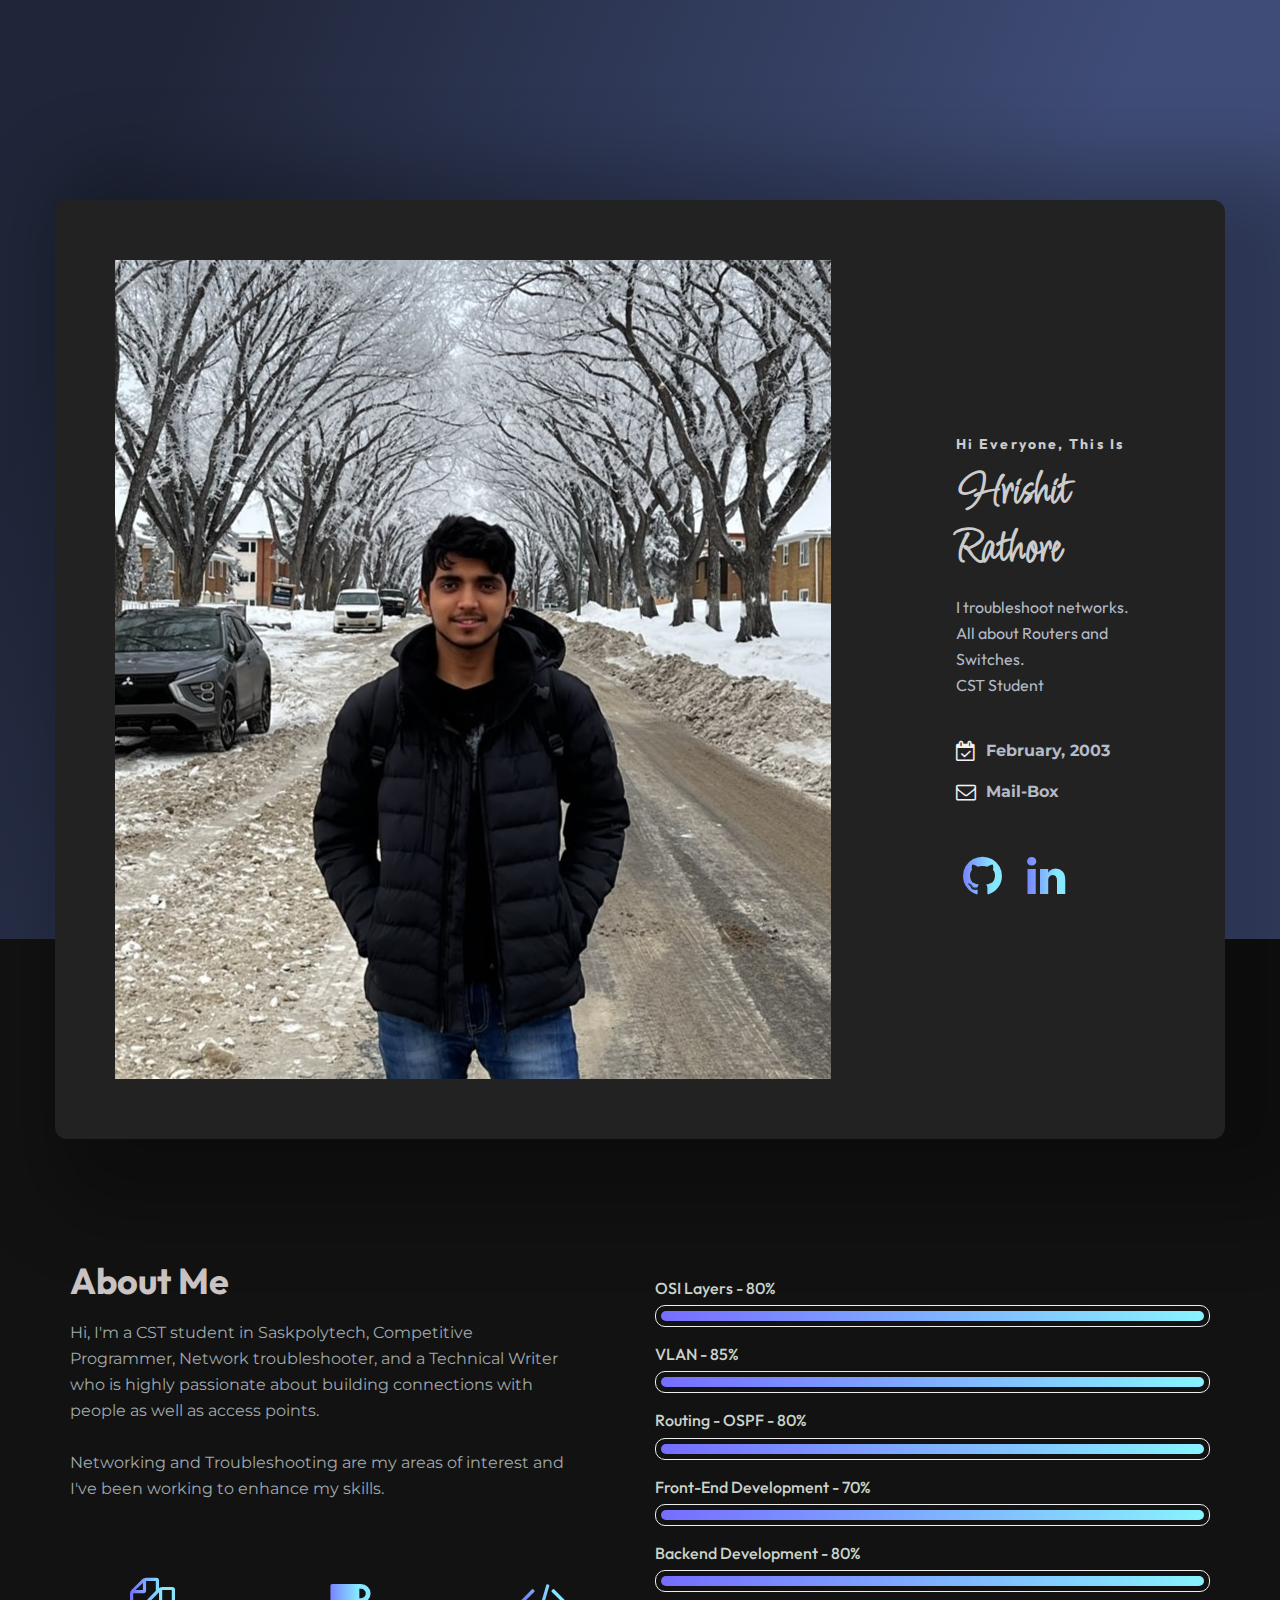
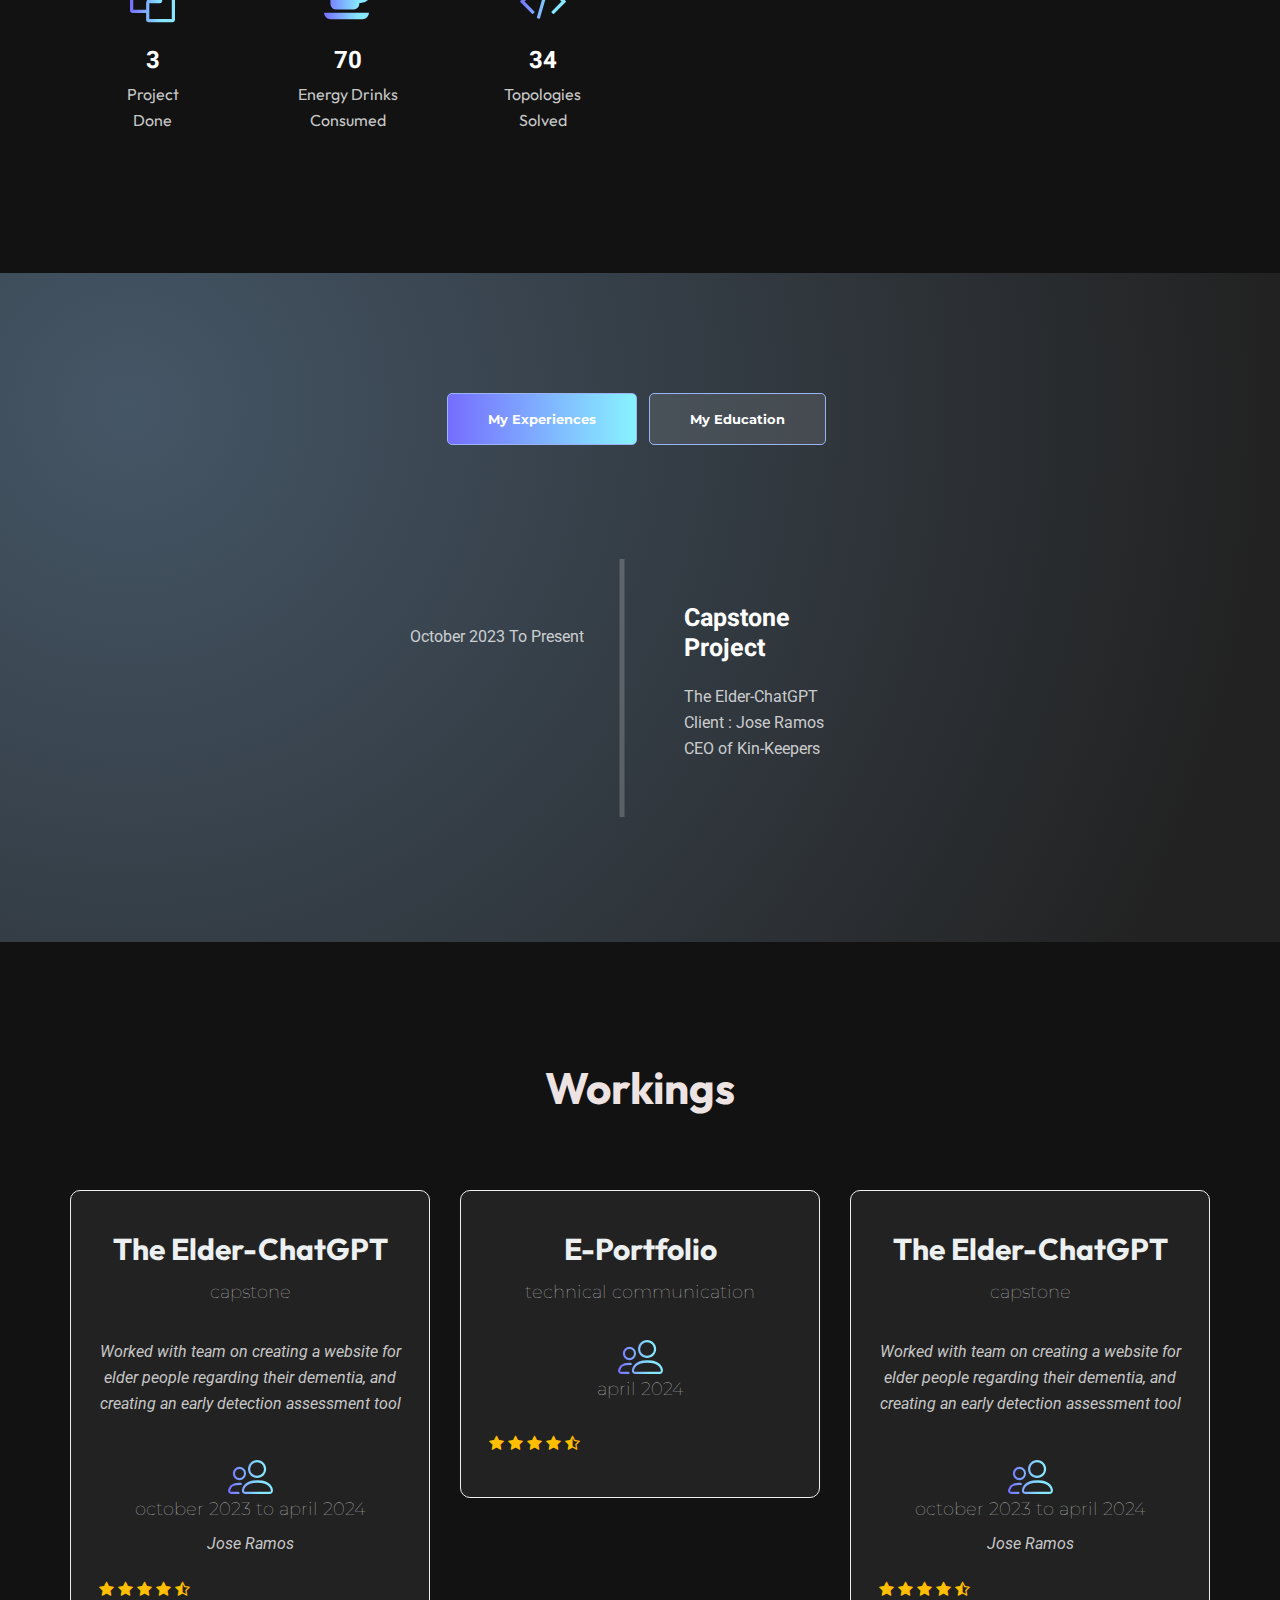
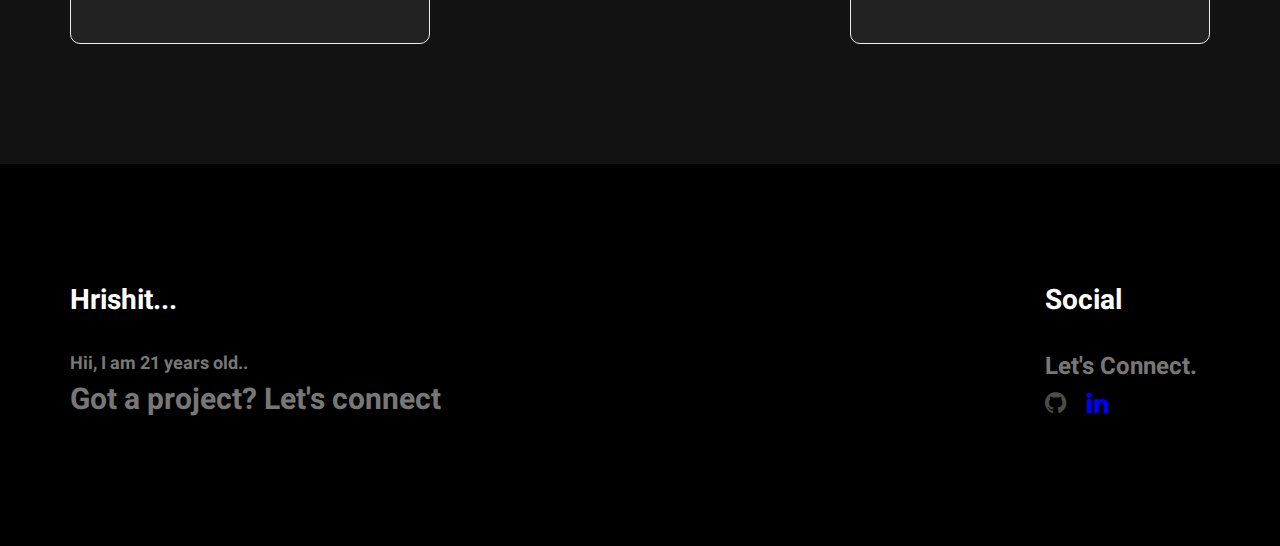
<file: Portfolio/Portfolio-Website-master/index.html>
<!doctype html>
<html lang="en">
    <head>


		<!-- Global site tag (gtag.js) - Google Analytics -->
	<script async src="https://www.googletagmanager.com/gtag/js?id=UA-171620673-1"></script>
	<script>
 	 window.dataLayer = window.dataLayer || [];
 	 function gtag(){dataLayer.push(arguments);}
 	 gtag('js', new Date());

 	 gtag('config', 'UA-171620673-1');
	</script>

        <!-- Required meta tags -->
        <meta charset="utf-8">
        <meta name="viewport" content="width=device-width, initial-scale=1, shrink-to-fit=no">
        <link rel="icon" href="img/favicon.png" type="image/png">
        <title>Hrishit Rathore</title>

		<meta name="description" content="Hrishit Rathore A Full Stack Developer Who Loves To Build With JavaScript">
		<meta property="og:title" content="About Hrishit Rathore"/>
		<meta property="og:url" content="https://Hrishit.codes/" />
		<meta property="og:description" content="About Hrishit Rathore A Full Stack Web Developer">
		<meta property="og:image" content="/image.png"/> 
		<meta property="og:type" content=”Portfolio” />

        <link rel="stylesheet" href="css/bootstrap.css">
        <link rel="stylesheet" href="vendors/linericon/style.css">
        <link rel="stylesheet" href="css/font-awesome.min.css">
        <link rel="stylesheet" href="vendors/owl-carousel/owl.carousel.min.css">
        <link rel="stylesheet" href="vendors/lightbox/simpleLightbox.css">
        <link rel="stylesheet" href="vendors/nice-select/css/nice-select.css">
        <link rel="stylesheet" href="vendors/animate-css/animate.css">
        <link rel="stylesheet" href="vendors/popup/magnific-popup.css">
        <link rel="stylesheet" href="css/style.css">
        <link rel="stylesheet" type="text/css" href="css/fonts.css">
		<link rel="stylesheet" href="css/responsive.css">
		
    </head>
    <body>
        
        <!--================Header Menu Area =================-->
        <header class="header_area">
            <div class="main_menu">
            	<nav class="navbar navbar-expand-lg navbar-light">
					<div class="container box_1620">
						<!-- Brand and toggle get grouped for better mobile display -->
<!--						<a class="navbar-brand logo_h" href="index"><img src="img/logo.png" alt="" ></a>-->
						<button class="navbar-toggler" type="button" data-toggle="collapse" data-target="#navbarSupportedContent" aria-controls="navbarSupportedContent" aria-expanded="false" aria-label="Toggle navigation">
							<span class="icon-bar"></span>
							<span class="icon-bar"></span>
							<span class="icon-bar"></span>
						</button>
						<!-- Collect the nav links, forms, and other content for toggling -->
						<div class="collapse navbar-collapse offset" id="navbarSupportedContent">
							<ul class="nav navbar-nav menu_nav ml-auto">
<!--								<li class="nav-item active"><a class="nav-link" href="index">Home</a></li> -->
<!--								<li class="nav-item"><a class="nav-link" href="about-me">About</a></li> -->
<!--								<li class="nav-item"><a class="nav-link" href="skills">Skills</a></li> -->
<!--								<li class="nav-item"><a class="nav-link" href="projects">Work</a></li>-->
<!--								<li class="nav-item"><a class="nav-link" href="contact">Contact</a></li>-->

							</ul>
						</div> 
					</div>
            	</nav>
            </div>
		</header>
		

		
        <!--================Header Menu Area =================-->
        
        <!--================Home Banner Area =================-->
        <section class="home_banner_area">
			<div class="black_1">
           	<div class="container box_1620">
           		<div class="banner_inner d-flex align-items-center">
					<div class="banner_content">
						<div class="media">
							<div class="d-flex">
								<img src="img/personal.png" alt="..." loading="lazy" alt="main_image">
							</div>
							<div class="media-body">
								<div class="personal_text">
									<h5>Hi everyone, this is</h5>
									<div class="Hello"> <h3>Hrishit Rathore</h3> </div>

									<p>I troubleshoot networks.<br>All about Routers and Switches. <br> CST Student</p>
									
									
									
									<ul class="list basic_info">
										 <li><a href="https://calendar.google.com/calendar/r/week/2001/5/27" target="_blank"><i class="fa fa-calendar-check-o" aria-hidden="true"></i>February, 2003</a></li>
										<li ><a href="mailto:rathore0508@saskpolytech.ca" target="_blank" ><i class="fa fa-envelope-o" aria-hidden="true"></i>Mail-Box</a></li>
<!--										<li><a href="https://goo.gl/maps/tVS3n9YuWxKK29Qo8" target="_blank"><i class="fa fa-location-arrow" aria-hidden="true"></i> Uttarakhand</a></li>-->
									</ul>



									<ul class="list personal_social">
										<li><a href="https://github.com/shit0508" target="_blank"><i class="fa fa-github"></i></a></li>
										<li><a href="https://ca.linkedin.com/in/hrishit-rathore-a40b3222b" target=" _blank"><i class="fa fa-linkedin"></i></a></li>

									</ul>
								</div>
							</div>
						</div>
					</div>
				</div>
			</div>
		</div>
        </section>
        <!--================End Home Banner Area =================-->
        
        <!--================Welcome Area =================-->
        <section class="welcome_area p_120">
        	<div class="container">
        		<div class="row welcome_inner">
        			<div class="col-lg-6">
        				<div class="welcome_text">
        					<h4>About Me</h4>
        					<p>Hi, I'm a CST student in Saskpolytech, Competitive Programmer, Network troubleshooter, and a Technical Writer who is highly passionate about building connections with people as well as access points.<br>

								<br>Networking and Troubleshooting are my areas of interest and I've been working to enhance my skills.<br>
								
        					<div class="row">
        						<div class="col-md-4">
        							<div class="wel_item">
										<i class="fa fa-files-o" aria-hidden="true"></i>
        								<h4>3</h4>
        								<p> Project <br> Done
										</p>
        							</div>
        						</div>
        						<div class="col-md-4">
        							<div class="wel_item">
        								<i class="fa fa-coffee" aria-hidden="true"></i>
        								<h4>70</h4>
        								<p>Energy Drinks Consumed</p>
        							</div>
        						</div>
        						<div class="col-md-4">
        							<div class="wel_item">
        								<i class="fa fa-code" aria-hidden="true"></i>
        								<h4>34</h4>
        								<p>Topologies Solved</p>
									</div>
									
        						</div>
							</div>
							
        				</div>
        			</div>
        			<div class="col-lg-6">
        				<div class="tools_expert">
        					<div class="skill_main">
																 
								<div class="skill_item">
									<h4> OSI Layers - <span class="counter"> 80</span>%</h4>
									<div class="progress_br">
										<div class="progress">
											<div class="progress-bar" role="progressbar" aria-valuenow="50" aria-valuemin="0" aria-valuemax="100"></div>
										</div>
									</div>
								</div>
								<div class="skill_item">
									<h4> VLAN - <span class="counter"> 85</span>%</h4>
									<div class="progress_br">
										<div class="progress">
											<div class="progress-bar" role="progressbar" aria-valuenow="90" aria-valuemin="0" aria-valuemax="100"></div>
										</div>
									</div>
								</div>
								<div class="skill_item">
									<h4> Routing - OSPF - <span class="counter"> 80</span>% </h4>
									<div class="progress_br">
										<div class="progress">
											<div class="progress-bar" role="progressbar" aria-valuenow="85" aria-valuemin="0" aria-valuemax="100"></div>
										</div>
									</div>
								</div>
								<div class="skill_item">
									<h4> Front-End Development - <span class="counter">70</span>%</h4>
									<div class="progress_br">
										<div class="progress">
											<div class="progress-bar" role="progressbar" aria-valuenow="80" aria-valuemin="0" aria-valuemax="100"></div>
										</div>
									</div>
								</div>

								<div class="skill_item">
									<h4>Backend Development - <span class="counter">80</span>%</h4>
									<div class="progress_br">
										<div class="progress">
											<div class="progress-bar" role="progressbar" aria-valuenow="80" aria-valuemin="0" aria-valuemax="80"></div>
										</div>
									</div>
								</div>
							</div>
        				</div>
					</div>
					


        		</div>
        	</div>
        </section>
        <!--================End Welcome Area =================-->
        
        <!--================My Tabs Area =================-->
        <section class="mytabs_area p_120">
        	<div class="container">
        		<div class="tabs_inner">
					<ul class="nav nav-tabs" id="myTab" role="tablist">
						<li class="nav-item">
							<a class="nav-link active" id="home-tab" data-toggle="tab" href="#home" role="tab" aria-controls="home" aria-selected="true">My Experiences</a>
						</li>
						<li class="nav-item">
							<a class="nav-link" id="profile-tab" data-toggle="tab" href="#profile" role="tab" aria-controls="profile" aria-selected="false">My Education</a>
						</li>
					</ul>
					<div class="tab-content" id="myTabContent">
						<div class="tab-pane fade show active" id="home" role="tabpanel" aria-labelledby="home-tab">
							<ul class="list">
								<li>
									
									<div class="media">
										<div class="d-flex">
											<p>October 2023 To Present</p>
										</div>
										<div class="media-body">
											<h4>Capstone Project</h4>
											<p>The Elder-ChatGPT<br />Client : Jose Ramos <br> CEO of Kin-Keepers</p>
										</div>
									</div>
								</li>
<!--								<li>-->
<!--									-->
<!--									<div class="media">-->
<!--										<div class="d-flex">-->
<!--											<p>May 2020 To Present</p>-->
<!--										</div>-->
<!--										<div class="media-body">-->
<!--											<h4>All Design Events.co</h4>-->
<!--											<p>Core Web Developer <br />MERN Stack <br> Bangalore , India</p>-->
<!--											-->
<!--										</div>-->
<!--									</div>-->
<!--								</li>-->
								
							</ul>
						</div>
						<div class="tab-pane fade" id="profile" role="tabpanel" aria-labelledby="profile-tab">
							<ul class="list">
								<li>
									<span></span>
									<div class="media">
										<div class="d-flex">
											<p>August 2022 To present</p>
										</div>
										<div class="media-body">
											<h4>Saskatchewan Polytechnic</h4>
											<p>Computer System Technology</p>
											
										</div>
									</div>
								</li>
								<li>
									<span></span>
									<div class="media">
										<div class="d-flex">
											<p>April 2021 To March 2022</p>
										</div>
										<div class="media-body">
											<h4>IONX for Network Experts</h4>
											<p>CCNA 200-301 Certificate<br />CCNP SCOR </p>
										</div>
									</div>
								</li>
								<li>
								<span></span>
									<div class="media">
										<div class="d-flex">
											<p>June 2018 To March 2020</p>
										</div>
										<div class="media-body">
											<h4>High School</h4>
											<p>  H.S.C (12th Grade) </p>
										</div>
									</div>
								</li>
							</ul>
						</div>

					</div>
        		</div>
        	</div>
        </section>
        <!--================End My Tabs Area =================-->

        <!--================Testimonials Area =================-->
      <section class="testimonials_area p_120">
        	<div class="container">
        		
				<div class="main_title">
        			 <h1> Workings  </h1>
        			
				</div>
        		 <div class="testi_inner">
					<div class="testi_slider owl-carousel">
						<div class="item">
							<div class="testi_item">
								<h3>The Elder-ChatGPT</h3>  <h4>Capstone</h4>  <p><br>Worked with team on creating a website for elder people regarding their dementia, and creating an early detection assessment tool</p>

								
										<div class="wel_item1">
											<i class="lnr lnr-users"></i>
											<h4>October 2023 To April 2024</h4>
											<p>Jose Ramos</p>
										</div>
								<a href="#"><i class="fa fa-star"></i></a>
								<a href="#"><i class="fa fa-star"></i></a>
								<a href="#"><i class="fa fa-star"></i></a>
								<a href="#"><i class="fa fa-star"></i></a>
								<a href="#"><i class="fa fa-star-half-o"></i></a>
							</div>
						</div>


						<div class="item">
							<div class="testi_item">
								<h3>E-Portfolio</h3>
								<h4>technical Communication</h4>
<!--								<p> Build and Managing the website built in Mern, where the website is designed on rest api call and the two different servers are used to host website and the security of api is well managed </p>-->
								


        							<div class="wel_item1">
        								<i class="lnr lnr-users"></i>
        								<h4>April 2024 </h4>
									</div>
								<a href="#"><i class="fa fa-star"></i></a>
								<a href="#"><i class="fa fa-star"></i></a>
								<a href="#"><i class="fa fa-star"></i></a>
								<a href="#"><i class="fa fa-star"></i></a>
								<a href="#"><i class="fa fa-star-half-o"></i></a>
							</div>
						</div>
					</div>
        		</div> 
        	</div>
        </section>  
        <!--================End Testimonials Area =================-->
        
        <!--================Footer Area =================-->
        <footer class="footer_area p_120">
        	<div class="container">
        		<div class="row footer_inner">
					<div class="col-lg-5 col-sm-6">
        				<aside class="f_widget ab_widget">
        					<div class="f_title">
        						<h2>Hrishit...</h2>
        					</div>
							<p> <h4> Hii, I am 21 years old..<br>  </h4>
							<h2> Got a project? Let's connect</h2>
														

							
        				</aside>
        			</div>
					<div class="col-lg-5 col-sm-6">
        				<aside class="f_widget news_widget">
        					<div class="f_title">
<!--        						<h2>Sponsor</h2>-->
        					</div>
        				</aside>
        			</div>
        			<div class="col-lg-2">
        				<aside class="f_widget social_widget">
        					<div class="f_title">
        						<h2>Social</h2>
        					</div>
        					<p><h3>Let's Connect. </h3></p>
        					<ul class="list">
        						<!-- <li><a href="#"><i class="fa fa-youtube"></i></a></li> -->
								<li><a href="https://github.com/shit0508" style="color: rgb(76, 77, 69);"><i class="fa fa-github"></i></a></li>
        						<li><a href="https://ca.linkedin.com/in/hrishit-rathore-a40b3222b" style="color: blue;"><i class="fa fa-linkedin"></i></a></li>
								<!-- <li><a href=""><i class="fa fa-instagram"></i></a></li> -->
								
							</ul>

        				</aside>
        			</div>
        		</div>
        	</div>
        </footer>
        <!--================End Footer Area =================-->
        
        
        
        
        
        
        <!-- Optional JavaScript -->
        <!-- jQuery first, then Popper.js, then Bootstrap JS -->
        <script src="js/jquery-3.3.1.min.js"></script>
        <script src="js/popper.js"></script>
        <script src="js/bootstrap.min.js"></script>
        <script src="js/stellar.js"></script>
        <script src="vendors/lightbox/simpleLightbox.min.js"></script>
        <script src="vendors/nice-select/js/jquery.nice-select.min.js"></script>
        <script src="vendors/isotope/imagesloaded.pkgd.min.js"></script>
        <script src="vendors/isotope/isotope.pkgd.min.js"></script>
        <script src="vendors/owl-carousel/owl.carousel.min.js"></script>
        <script src="vendors/popup/jquery.magnific-popup.min.js"></script>
        <!-- <script src="js/jquery.ajaxchimp.min.js"></script> -->
        <!-- <script src="vendors/counter-up/jquery.waypoints.min.js"></script>
        <script src="vendors/counter-up/jquery.counterup.min.js"></script> -->
        <!-- <script src="js/mail-script.js"></script> -->
        <script src="js/theme.js"></script>
    </body>
</html>
</file>
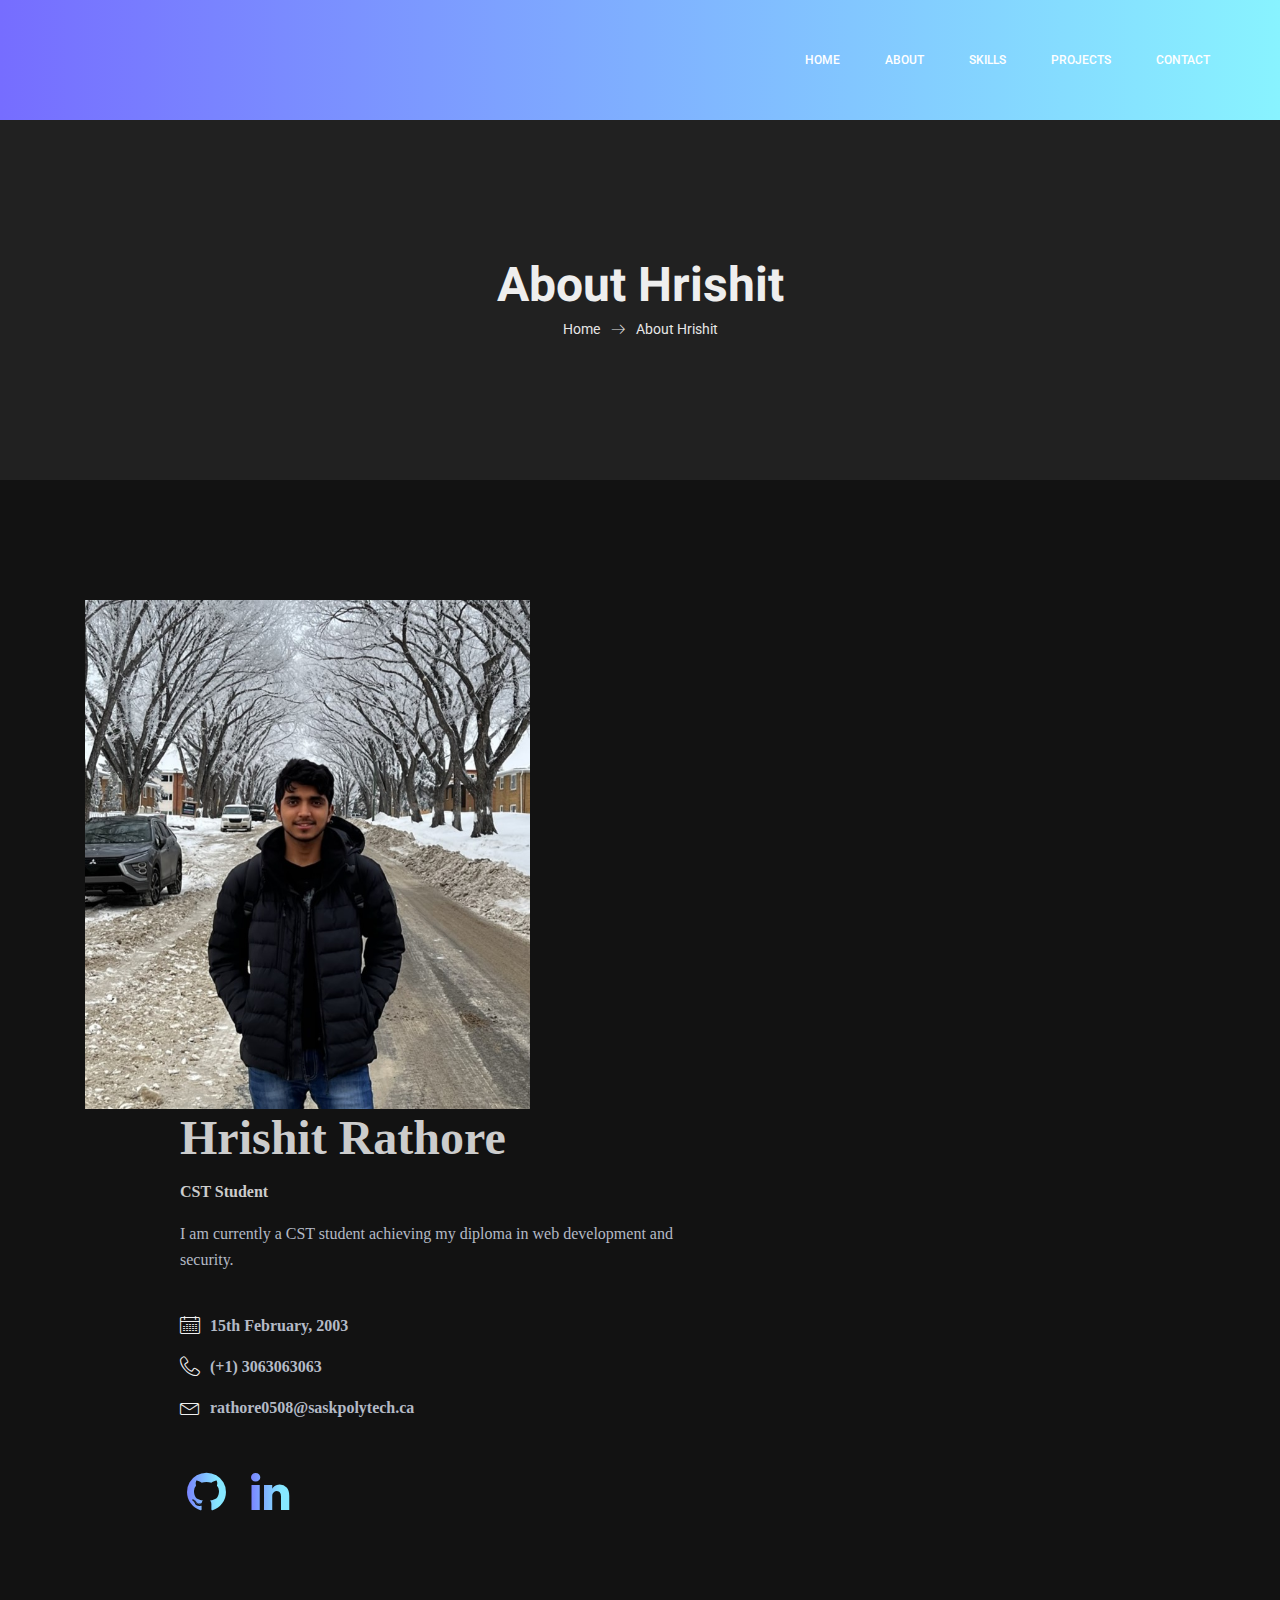
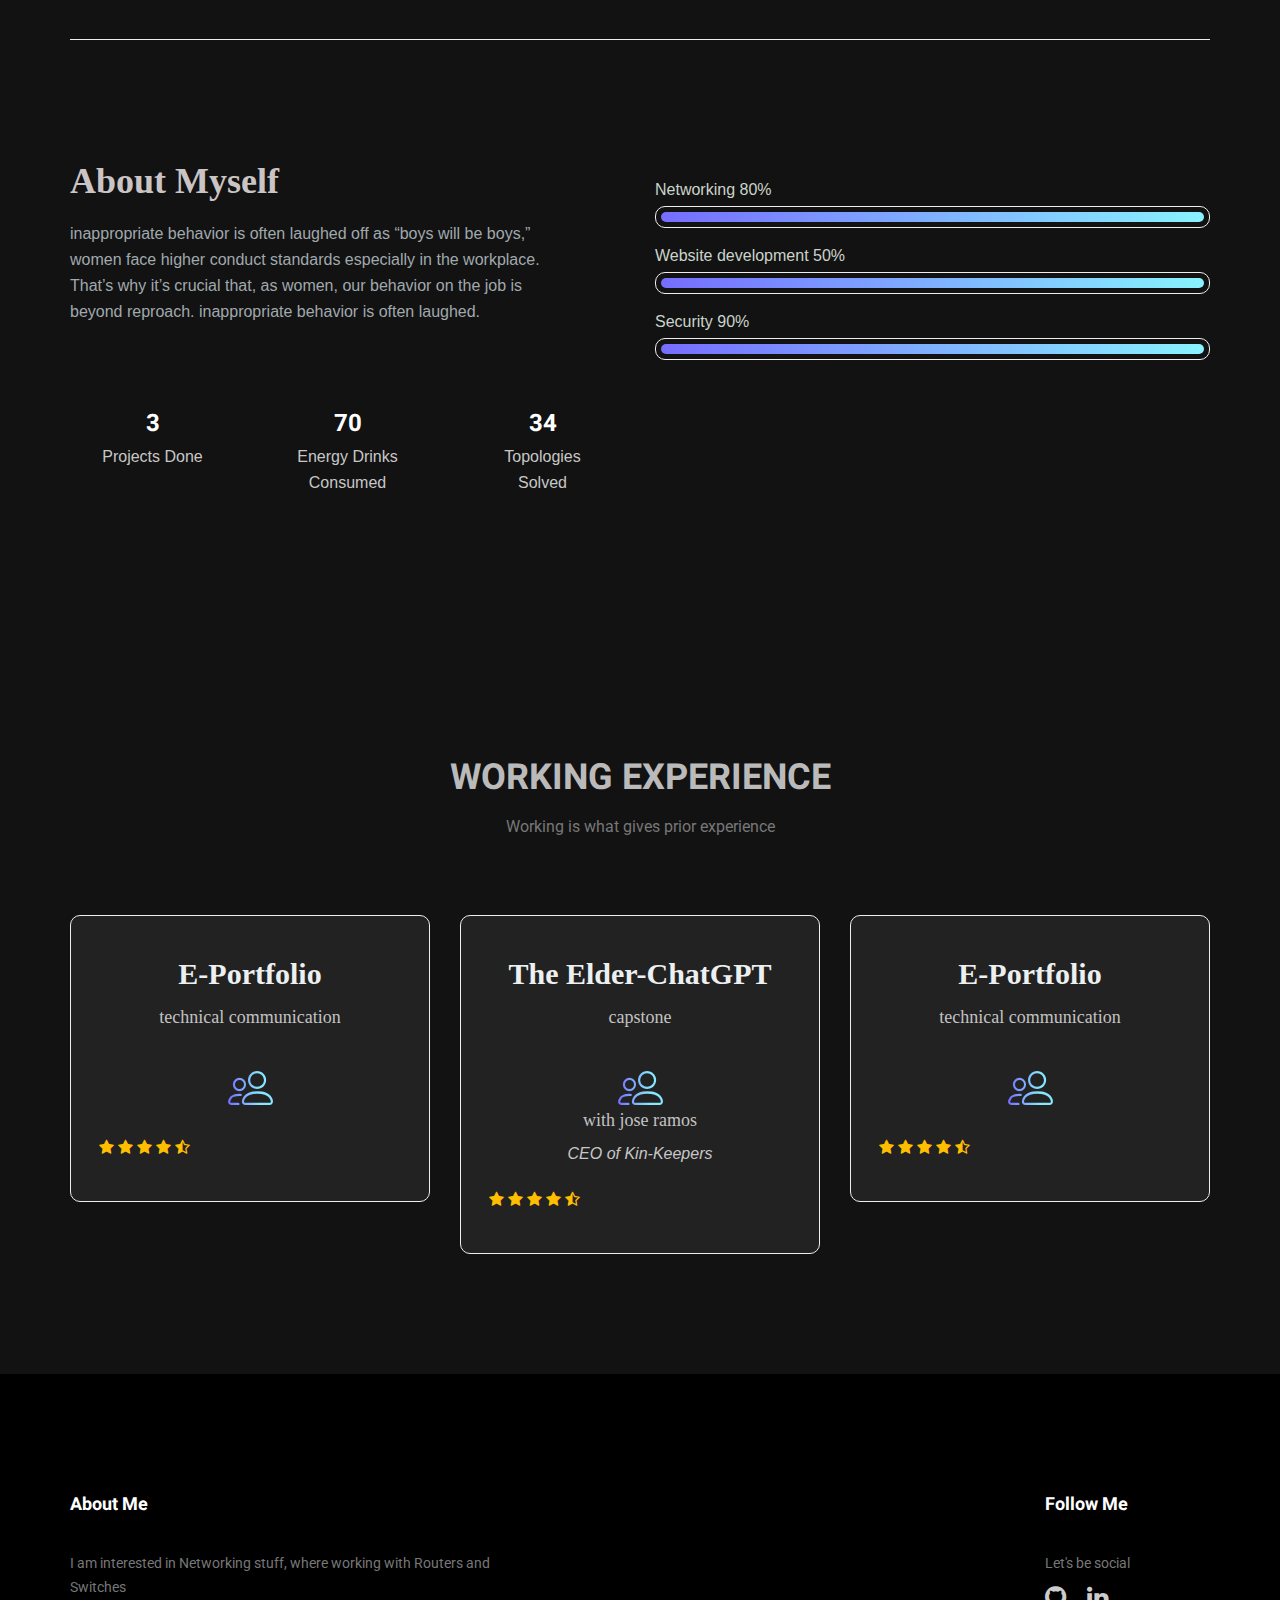
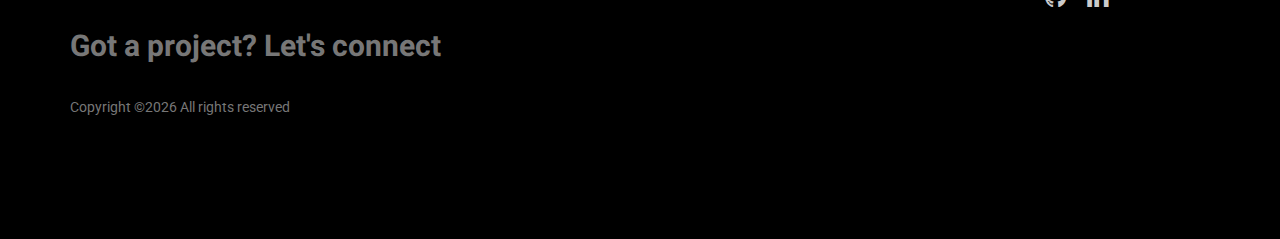
<file: Portfolio/Portfolio-Website-master/about.html>
<!doctype html>
<html lang="en">
    <head>
        <!-- Required meta tags -->
        <meta charset="utf-8">
        <meta name="viewport" content="width=device-width, initial-scale=1, shrink-to-fit=no">
        <link rel="icon" href="img/favicon.png" type="image/png">
        <title>Hrishit Rathore</title>
        <!-- Bootstrap CSS -->
        <link rel="stylesheet" href="css/bootstrap.css">
        <link rel="stylesheet" href="vendors/linericon/style.css">
        <link rel="stylesheet" href="css/font-awesome.min.css">
        <link rel="stylesheet" href="vendors/owl-carousel/owl.carousel.min.css">
        <link rel="stylesheet" href="vendors/lightbox/simpleLightbox.css">
        <link rel="stylesheet" href="vendors/nice-select/css/nice-select.css">
        <link rel="stylesheet" href="vendors/animate-css/animate.css">
        <link rel="stylesheet" href="vendors/popup/magnific-popup.css">
        <!-- main css -->
        <link rel="stylesheet" href="css/style.css">
        <link rel="stylesheet" href="css/responsive.css">
    </head>
    <body>
        
        <!--================Header Menu Area =================-->
        <header class="header_area">
            <div class="main_menu">
            	<nav class="navbar navbar-expand-lg navbar-light">
					<div class="container box_1620">
						<!-- Brand and toggle get grouped for better mobile display -->
<!--						<a class="navbar-brand logo_h" href="index"><img src="img/logo.png" alt=""></a>-->
						<button class="navbar-toggler" type="button" data-toggle="collapse" data-target="#navbarSupportedContent" aria-controls="navbarSupportedContent" aria-expanded="false" aria-label="Toggle navigation">
							<span class="icon-bar"></span>
							<span class="icon-bar"></span>
							<span class="icon-bar"></span>
						</button>
						<!-- Collect the nav links, forms, and other content for toggling -->
						<div class="collapse navbar-collapse offset" id="navbarSupportedContent">
							<ul class="nav navbar-nav menu_nav ml-auto">

								<li class="nav-item active"><a class="nav-link" href="index">Home</a></li> 
								<li class="nav-item"><a class="nav-link" href="about">About</a></li> 
								<li class="nav-item"><a class="nav-link" href="skills">Skills</a></li> 
								<li class="nav-item"><a class="nav-link" href="projects">Projects</a></li>
								<li class="nav-item"><a class="nav-link" href="contact">Contact</a></li>
								<!-- <li class="nav-item"><a class="nav-link" href="https://drive.google.com/file/d/17WHCw9YWc9oFS5RJnxLTo3qxQKXJ9UYB/view?usp=sharing" target="_blank">Resume</a></li> -->
								<!-- <li class="nav-item active"><a class="nav-link" href="index">Home</a></li> 
								<li class="nav-item"><a class="nav-link" href="about-us">About</a></li> 
								<li class="nav-item"><a class="nav-link" href="services">Skills</a></li> 
								<li class="nav-item"><a class="nav-link" href="blog">Projects</a></li>
								<li class="nav-item"><a class="nav-link" href="https://drive.google.com/file/d/17WHCw9YWc9oFS5RJnxLTo3qxQKXJ9UYB/view?usp=sharing" target="_blank">Resume</a></li> -->
								<!-- <li class="nav-item active"><a class="nav-link" href="index.html">Home</a></li> 
								<li class="nav-item"><a class="nav-link" href="about-us.html">About</a></li> 
								<li class="nav-item"><a class="nav-link" href="services.html">SKILLS</a></li>  -->
								<!-- <li class="nav-item submenu dropdown">
									<a href="#" class="nav-link dropdown-toggle" data-toggle="dropdown" role="button" aria-haspopup="true" aria-expanded="false">Pages</a>
									<ul class="dropdown-menu">
										<li class="nav-item"><a class="nav-link" href="blog.html">Projects</a></li>
										<li class="nav-item"><a class="nav-link" href="https://drive.google.com/file/d/17WHCw9YWc9oFS5RJnxLTo3qxQKXJ9UYB/view?usp=sharing" target="_blank">Resume</a></li>
									</ul>
								</li>  -->
								<!-- <li class="nav-item submenu dropdown">
									<a href="#" class="nav-link dropdown-toggle" data-toggle="dropdown" role="button" aria-haspopup="true" aria-expanded="false">Blog</a>
									<ul class="dropdown-menu">
										<li class="nav-item"><a class="nav-link" href="blog.html">Blog</a></li>
										<li class="nav-item"><a class="nav-link" href="single-blog.html">Blog Details</a></li>
									</ul>
								</li>  -->
								
							</ul>
						</div> 
					</div>
            	</nav>
            </div>
        </header>
        <!--================Header Menu Area =================-->
        
        <!--================Home Banner Area =================-->
        <section class="banner_area">
            <div class="box_1620">
				<div class="banner_inner d-flex align-items-center">
					<div class="container">
						<div class="banner_content text-center">
							<h2>About Hrishit</h2>
							<div class="page_link">
								<a href="index.html">Home</a>
								<a href="about-us.html">About Hrishit</a>
							</div>
						</div>
					</div>
				</div>
            </div>
        </section>
        <!--================End Home Banner Area =================-->
        
        
        <!--================Home Banner Area =================-->
        <section class="profile_area">
           	<div class="container">
           		<div class="profile_inner p_120">
<!--					<div class="row">-->
						<div class="col-lg-5">
							<img class="img-fluid" src="img/personal.png" alt="">
						</div>
						<div class="col-lg-7">
							<div class="personal_text">
								<h3>Hrishit Rathore</h3>
								<h4>CST Student</h4>
								<p>I am currently a CST student achieving my diploma in web development and security.</p>
								<ul class="list basic_info">
									<li><a href="#"><i class="lnr lnr-calendar-full"></i> 15th February, 2003</a></li>
									<li><a href="#"><i class="lnr lnr-phone-handset"></i> (+1) 3063063063</a></li>
									<li><a href="#"><i class="lnr lnr-envelope"></i> rathore0508@saskpolytech.ca</a></li>
								</ul>
								<ul class="list personal_social">
									<li><a href="https://github.com/shit0508" target="_blank"><i class="fa fa-github"></i></a></li>
<!--									<li><a href="https://twitter.com/8bitHemant" target=" _blank"><i class="fa fa-twitter"></i></a></li>-->
<!--									<li><a href="https://www.youtube.com/channel/UCnjtfqrot1h5BU6FMEp3mKA" target="_blank"><i class="fa fa-youtube"></i></a></li>-->
									<li><a href="https://ca.linkedin.com/in/hrishit-rathore-a40b3222b" target=" _blank"><i class="fa fa-linkedin"></i></a></li>


								</ul>
							</div>
						</div>
					</div>
           		</div>
            </div>
        </section>
        <!--================End Home Banner Area =================-->
        
        <!--================Welcome Area =================-->
        <section class="welcome_area p_120">
        	<div class="container">
        		<div class="row welcome_inner">
        			<div class="col-lg-6">
        				<div class="welcome_text">
        					<h4>About Myself</h4>
        					<p>inappropriate behavior is often laughed off as “boys will be boys,” women face higher conduct standards especially in the workplace. That’s why it’s crucial that, as women, our behavior on the job is beyond reproach. inappropriate behavior is often laughed.</p>
							<div class="row">
        						<div class="col-md-4">
        							<div class="wel_item">
									
        								<h4>3</h4>
        								<p>Projects Done
										</p>
        							</div>
        						</div>
        						<div class="col-md-4">
        							<div class="wel_item">
        								
        								<h4>70</h4>
        								<p>Energy Drinks Consumed</p>
        							</div>
        						</div>
        						<div class="col-md-4">
        							<div class="wel_item">
        								
        								<h4>34</h4>
        								<p>Topologies Solved</p>
									</div>
									
        						</div>
							</div>
        				</div>
					</div>
					

					
        			<div class="col-lg-6">
        				<div class="tools_expert">
        					<div class="skill_main">
								<div class="skill_item">
									<h4> Networking <span class="counter">80</span>%</h4>
									<div class="progress_br">
										<div class="progress">
											<div class="progress-bar" role="progressbar" aria-valuenow="80" aria-valuemin="0" aria-valuemax="100"></div>
										</div>
									</div>
								</div>								
								<div class="skill_item">
									<h4>Website development <span class="counter">50</span>%</h4>
									<div class="progress_br">
										<div class="progress">
											<div class="progress-bar" role="progressbar" aria-valuenow="50" aria-valuemin="0" aria-valuemax="100"></div>
										</div>
									</div>
								</div>
								<div class="skill_item">
									<h4>Security <span class="counter">90</span>%</h4>
									<div class="progress_br">
										<div class="progress">
											<div class="progress-bar" role="progressbar" aria-valuenow="90" aria-valuemin="0" aria-valuemax="100"></div>
										</div>
									</div>
								</div>
							</div>
        				</div>
					</div>
        		</div>
        	</div>
        </section>
        <!--================End Welcome Area =================-->
        
        <!--================Testimonials Area =================-->
		<section class="testimonials_area p_120">
        	<div class="container">
        		<div class="main_title">
        			<h2>Working Experience</h2>
        			<p>Working is what gives prior experience</p>
        		</div>
        		<div class="testi_inner">
					<div class="testi_slider owl-carousel">
						<div class="item">
							<div class="testi_item">
								<h3>E-Portfolio</h3> <h4>Technical Communication</h4>
        							<div class="wel_item">
        								<i class="lnr lnr-users"></i>
									</div>
								<a href="#"><i class="fa fa-star"></i></a>
								<a href="#"><i class="fa fa-star"></i></a>
								<a href="#"><i class="fa fa-star"></i></a>
								<a href="#"><i class="fa fa-star"></i></a>
								<a href="#"><i class="fa fa-star-half-o"></i></a>
							</div>
						</div>
						<div class="item">
							<div class="testi_item">
								<h3>The Elder-ChatGPT</h3>  <h4>Capstone</h4>
								<!-- <p> On Dev.To i am a active blogger with 300 daily blog reader and 7000+ total blog reads.</p> -->
								
        							<div class="wel_item">
        								<i class="lnr lnr-users"></i>
        								<h4>With Jose Ramos</h4>
        								<p> CEO of Kin-Keepers</p>
									</div>
								<a href="#"><i class="fa fa-star"></i></a>
								<a href="#"><i class="fa fa-star"></i></a>
								<a href="#"><i class="fa fa-star"></i></a>
								<a href="#"><i class="fa fa-star"></i></a>
								<a href="#"><i class="fa fa-star-half-o"></i></a>
							</div>
						</div>
					</div>
        		</div>
        	</div>
        </section>  
        <!--================End Testimonials Area =================-->
        
        <!--================Footer Area =================-->
        <footer class="footer_area p_120">
        	<div class="container">
        		<div class="row footer_inner">
					<div class="col-lg-5 col-sm-6">
        				<aside class="f_widget ab_widget">
        					<div class="f_title">
        						<h3>About Me</h3>
        					</div>
							<p>I am interested in Networking stuff, where working with Routers and Switches<br>
							<h2> Got a project? Let's connect </h2></p>
        					<p><!-- Link back to Colorlib can't be removed. Template is licensed under CC BY 3.0. -->
Copyright &copy;<script>document.write(new Date().getFullYear());</script> All rights reserved
<!-- Link back to Colorlib can't be removed. Template is licensed under CC BY 3.0. --></p>
        				</aside>
        			</div>
					<div class="col-lg-5 col-sm-6">
        				<aside class="f_widget news_widget">
        					<div class="f_title">
<!--        						<h3>My Journey.</h3>-->
        					</div>
<!--							Rights reserved-->
        					<div id="mc_embed_signup">
                                <form target="_blank" action="nlogn.in" method="get" class="subscribe_form relative">
                                	<div class="input-group d-flex flex-row">

                                    </div>				
                                    <div class="mt-10 info"></div>
                                </form>
                            </div>
        				</aside>
        			</div>
        			<div class="col-lg-2">
        				<aside class="f_widget social_widget">
        					<div class="f_title">
        						<h3>Follow Me</h3>
        					</div>
        					<p>Let's be social</p>
        					<ul class="list">
<!--        						<li><a href="#"><i class="fa fa-youtube"></i></a></li>-->
        						<li><a href="#"><i class="fa fa-github"></i></a></li>
        						<li><a href="#"><i class="fa fa-linkedin"></i></a></li>
<!--								<li><a href="#"><i class="fa fa-instagram"></i></a></li>-->

        					</ul>
        				</aside>
        			</div>
        		</div>
        	</div>
        </footer>
        <!--================End Footer Area =================-->
        
        
        
        
        <!-- Optional JavaScript -->
        <!-- jQuery first, then Popper.js, then Bootstrap JS -->
        <script src="js/jquery-3.3.1.min.js"></script>
        <!-- <script src="js/popper.js"></script> -->
        <script src="js/bootstrap.min.js"></script>
        <script src="js/stellar.js"></script>
        <script src="vendors/lightbox/simpleLightbox.min.js"></script>
        <script src="vendors/nice-select/js/jquery.nice-select.min.js"></script>
        <!-- <script src="vendors/isotope/imagesloaded.pkgd.min.js"></script> -->
        <!-- <script src="vendors/isotope/isotope.pkgd.min.js"></script> -->
        <script src="vendors/owl-carousel/owl.carousel.min.js"></script>
        <!-- <script src="vendors/popup/jquery.magnific-popup.min.js"></script> -->
        <script src="js/jquery.ajaxchimp.min.js"></script>
        <script src="vendors/counter-up/jquery.waypoints.min.js"></script>
        <script src="vendors/counter-up/jquery.counterup.min.js"></script>
        <!-- <script src="js/mail-script.js"></script> -->
        <script src="js/theme.js"></script>
    </body>
</html>
</file>
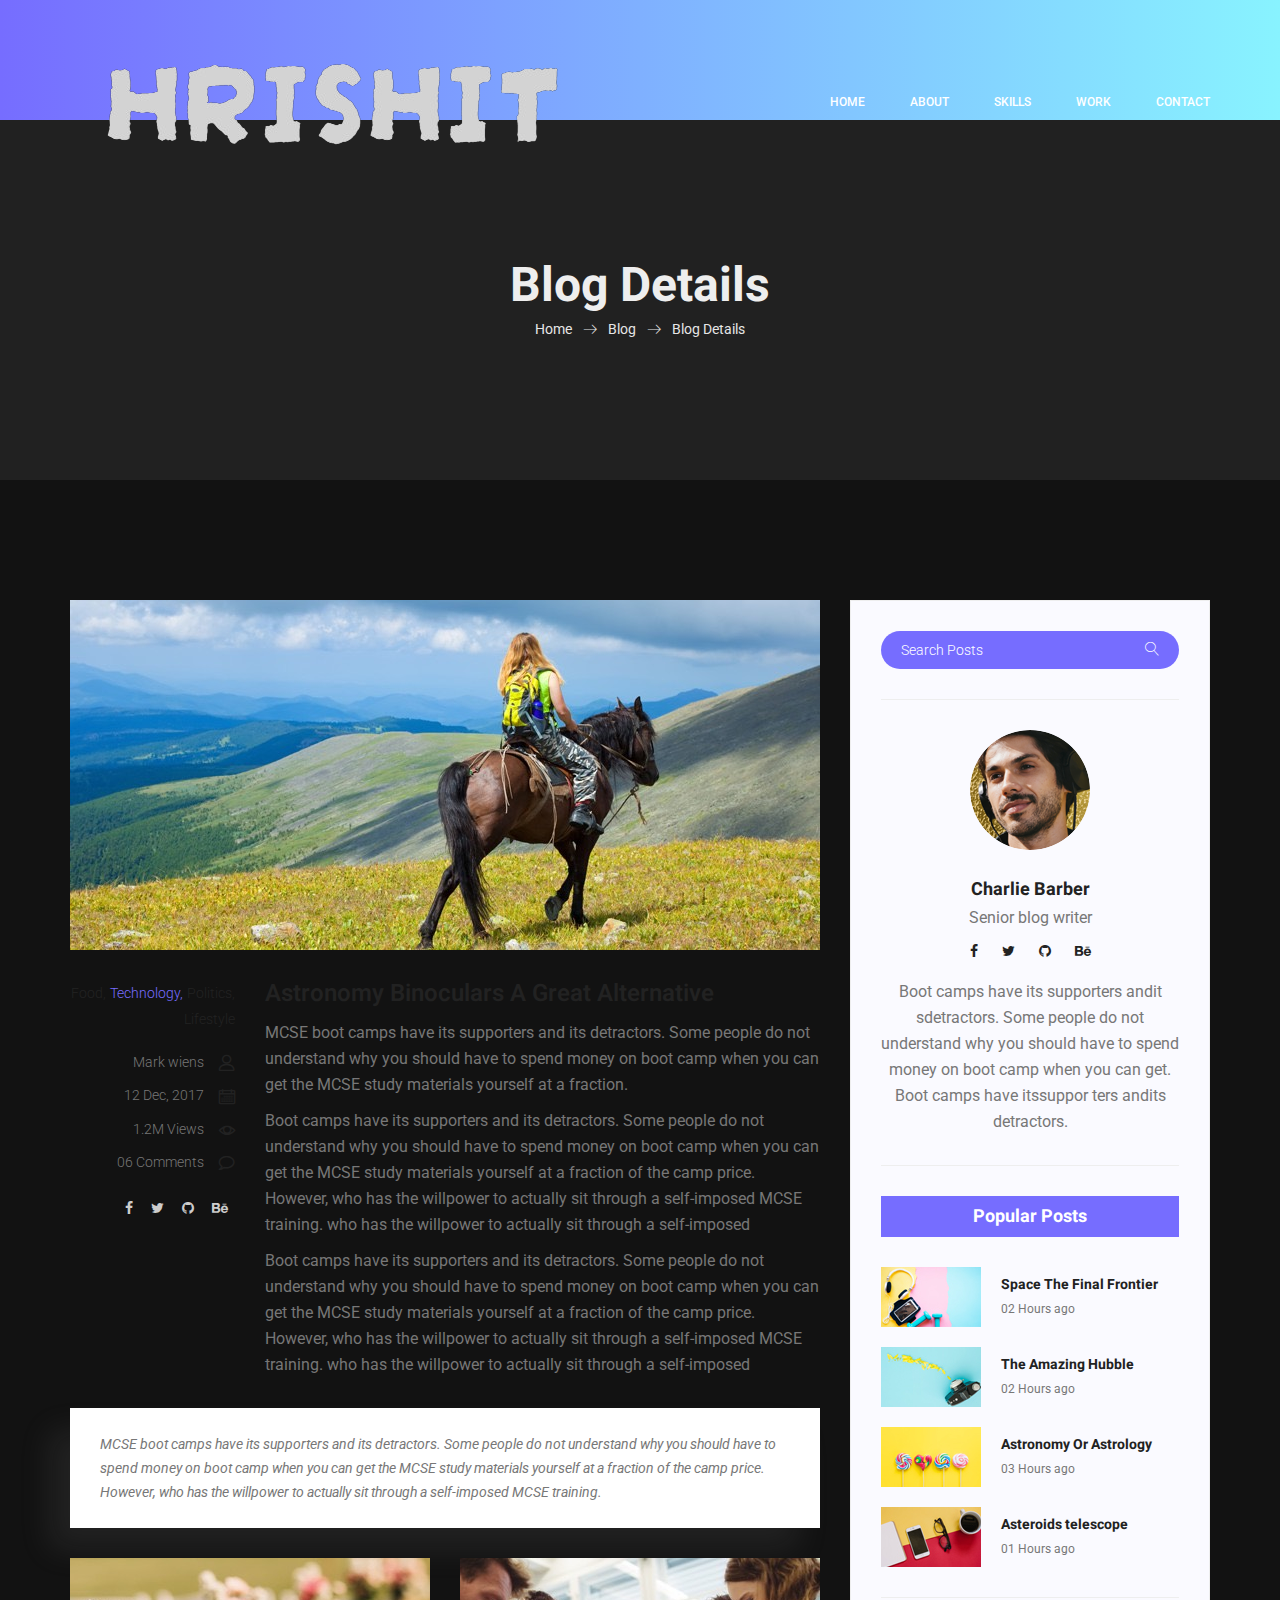
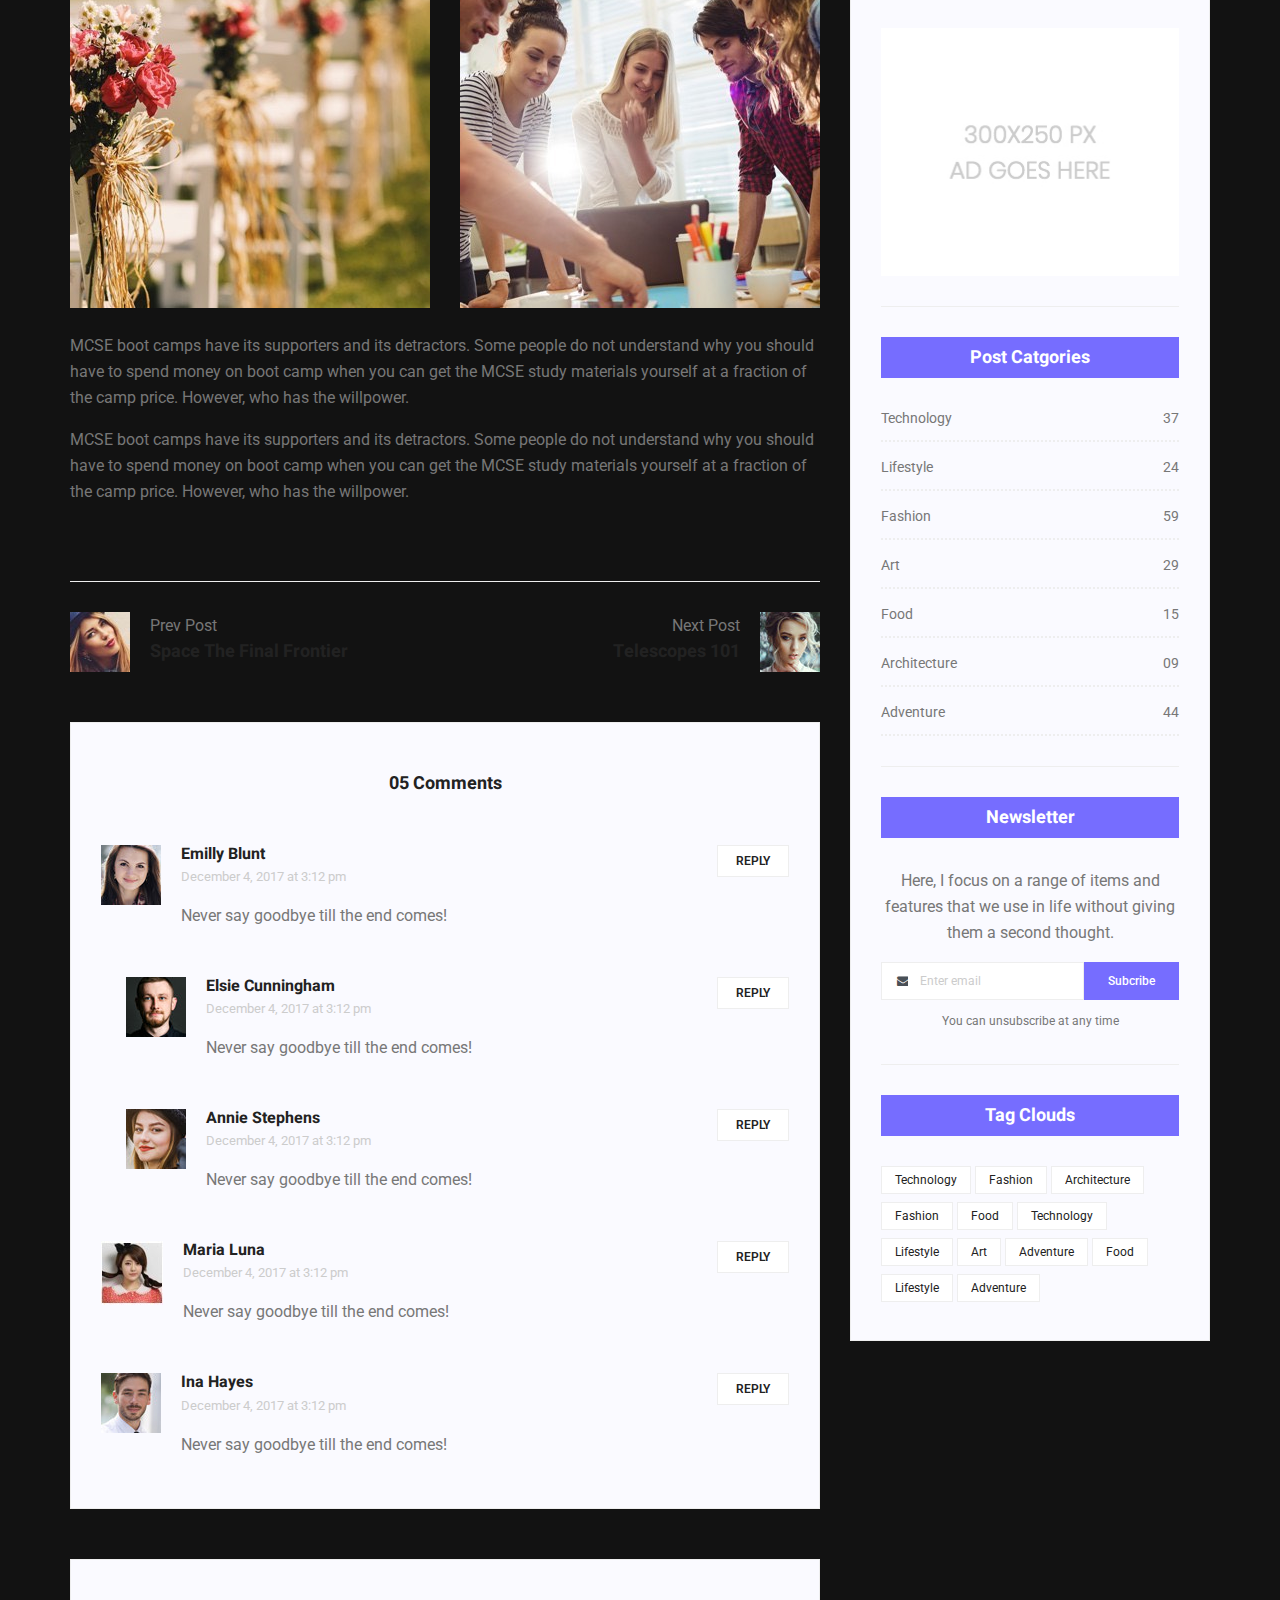
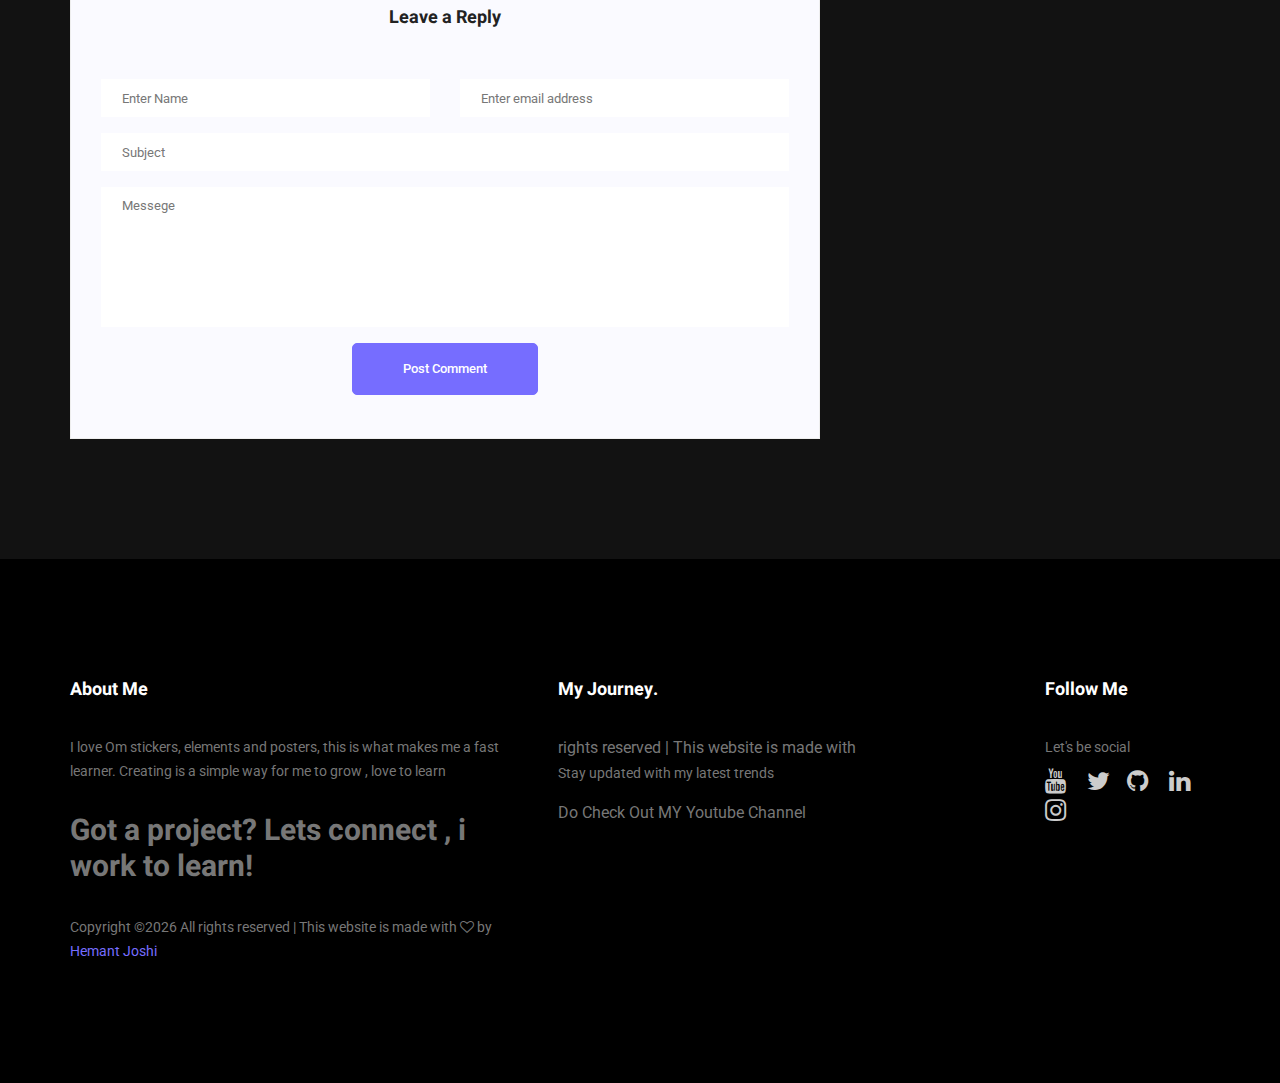
<file: Portfolio/Portfolio-Website-master/single-blog.html>
<!doctype html>
<html lang="en">
    <head>

        	<!-- Global site tag (gtag.js) - Google Analytics -->
	<script async src="https://www.googletagmanager.com/gtag/js?id=UA-171620673-1"></script>
	<script>
 	 window.dataLayer = window.dataLayer || [];
 	 function gtag(){dataLayer.push(arguments);}
 	 gtag('js', new Date());

 	 gtag('config', 'UA-171620673-1');
	</script>
        <!-- Required meta tags -->
        <meta charset="utf-8">
        <meta name="viewport" content="width=device-width, initial-scale=1, shrink-to-fit=no">
        <link rel="icon" href="img/favicon.png" type="image/png">
        <title>HEMANT JOSHI</title>
        <!-- Bootstrap CSS -->
        <link rel="stylesheet" href="css/bootstrap.css">
        <link rel="stylesheet" href="vendors/linericon/style.css">
        <link rel="stylesheet" href="css/font-awesome.min.css">
        <link rel="stylesheet" href="vendors/owl-carousel/owl.carousel.min.css">
        <link rel="stylesheet" href="vendors/lightbox/simpleLightbox.css">
        <link rel="stylesheet" href="vendors/nice-select/css/nice-select.css">
        <link rel="stylesheet" href="vendors/animate-css/animate.css">
        <link rel="stylesheet" href="vendors/popup/magnific-popup.css">
        <!-- main css -->
        <link rel="stylesheet" href="css/style.css">
        <link rel="stylesheet" href="css/responsive.css">
    </head>
    <body>
        
        <!--================Header Menu Area =================-->
        <header class="header_area">
            <div class="main_menu">
            	<nav class="navbar navbar-expand-lg navbar-light">
					<div class="container box_1620">
						<!-- Brand and toggle get grouped for better mobile display -->
						<a class="navbar-brand logo_h" href="index.html"><img src="img/logo.png" alt=""></a>
						<button class="navbar-toggler" type="button" data-toggle="collapse" data-target="#navbarSupportedContent" aria-controls="navbarSupportedContent" aria-expanded="false" aria-label="Toggle navigation">
							<span class="icon-bar"></span>
							<span class="icon-bar"></span>
							<span class="icon-bar"></span>
						</button>
						<!-- Collect the nav links, forms, and other content for toggling -->
						<div class="collapse navbar-collapse offset" id="navbarSupportedContent">
							<ul class="nav navbar-nav menu_nav ml-auto">
                                <li class="nav-item active"><a class="nav-link" href="index">Home</a></li> 
								<li class="nav-item"><a class="nav-link" href="about">About</a></li> 
								<li class="nav-item"><a class="nav-link" href="skills">Skills</a></li> 
                                <li class="nav-item"><a class="nav-link" href="projects">Work</a></li>
                                <li class="nav-item"><a class="nav-link" href="contact">Contact</a></li>
								<!-- <li class="nav-item"><a class="nav-link" href="https://drive.google.com/file/d/17WHCw9YWc9oFS5RJnxLTo3qxQKXJ9UYB/view?usp=sharing" target="_blank">Resume</a></li> -->
								<!-- <li class="nav-item active"><a class="nav-link" href="index.html">Home</a></li> 
								<li class="nav-item"><a class="nav-link" href="about-us.html">About</a></li> 
								<li class="nav-item"><a class="nav-link" href="services.html">Skills</a></li> 
								<li class="nav-item submenu dropdown">
									<a href="#" class="nav-link dropdown-toggle" data-toggle="dropdown" role="button" aria-haspopup="true" aria-expanded="false">Pages</a>
									<ul class="dropdown-menu">
                                        <li class="nav-item"><a class="nav-link" href="portfolio.html">Projects</a></li>
										<li class="nav-item"><a class="nav-link" href="https://drive.google.com/file/d/17WHCw9YWc9oFS5RJnxLTo3qxQKXJ9UYB/view?usp=sharing" target="_blank">Resume</a></li>
									</ul>
						<a class="navbar-brand logo_h" href="index"><img src="img/logo.png" alt=""></a>
						<button class="navbar-toggler" type="button" data-toggle="collapse" data-target=
								</li> 
								<li class="nav-item submenu dropdown">
									<a href="#" class="nav-link dropdown-toggle" data-toggle="dropdown" role="button" aria-haspopup="true" aria-expanded="false">Blog</a>
									<ul class="dropdown-menu">
										<li class="nav-item"><a class="nav-link" href="blog.html">Blog</a></li>
										<li class="nav-item"><a class="nav-link" href="single-blog.html">Blog Details</a></li>
									</ul>
								</li>  -->

							</ul>
						</div> 
					</div>
            	</nav>
            </div>
        </header>
        <!--================Header Menu Area =================-->
        
        <!--================Home Banner Area =================-->
        <section class="banner_area">
            <div class="box_1620">
				<div class="banner_inner d-flex align-items-center">
					<div class="container">
						<div class="banner_content text-center">
							<h2>Blog Details</h2>
							<div class="page_link">
								<a href="index.html">Home</a>
								<a href="blog.html">Blog</a>
								<a href="single-blog.html">Blog Details</a>
							</div>
						</div>
					</div>
				</div>
            </div>
        </section>
        <!--================End Home Banner Area =================-->
        
        <!--================Blog Area =================-->
         <section class="blog_area single-post-area p_120">
            <div class="container">
                <div class="row">
                    <div class="col-lg-8 posts-list">
                        <div class="single-post row">
                            <div class="col-lg-12">
                                <div class="feature-img">
                                    <img class="img-fluid" src="img/blog/feature-img1.jpg" alt="">
                                </div>									
                            </div>
                            <div class="col-lg-3  col-md-3">
                                <div class="blog_info text-right">
                                    <div class="post_tag">
                                        <a href="#">Food,</a>
                                        <a class="active" href="#">Technology,</a>
                                        <a href="#">Politics,</a>
                                        <a href="#">Lifestyle</a>
                                    </div>
                                    <ul class="blog_meta list">
                                        <li><a href="#">Mark wiens<i class="lnr lnr-user"></i></a></li>
                                        <li><a href="#">12 Dec, 2017<i class="lnr lnr-calendar-full"></i></a></li>
                                        <li><a href="#">1.2M Views<i class="lnr lnr-eye"></i></a></li>
                                        <li><a href="#">06 Comments<i class="lnr lnr-bubble"></i></a></li>
                                    </ul>
                                    <ul class="social-links">
                                        <li><a href="#"><i class="fa fa-facebook"></i></a></li>
                                        <li><a href="#"><i class="fa fa-twitter"></i></a></li>
                                        <li><a href="#"><i class="fa fa-github"></i></a></li>
                                        <li><a href="#"><i class="fa fa-behance"></i></a></li>
                                    </ul>
                                </div>
                            </div>
                            <div class="col-lg-9 col-md-9 blog_details">
                                <h2>Astronomy Binoculars A Great Alternative</h2>
                                <p class="excert">
                                    MCSE boot camps have its supporters and its detractors. Some people do not understand why you should have to spend money on boot camp when you can get the MCSE study materials yourself at a fraction.
                                </p>
                                <p>
                                    Boot camps have its supporters and its detractors. Some people do not understand why you should have to spend money on boot camp when you can get the MCSE study materials yourself at a fraction of the camp price. However, who has the willpower to actually sit through a self-imposed MCSE training. who has the willpower to actually sit through a self-imposed
                                </p>
                                <p>
                                    Boot camps have its supporters and its detractors. Some people do not understand why you should have to spend money on boot camp when you can get the MCSE study materials yourself at a fraction of the camp price. However, who has the willpower to actually sit through a self-imposed MCSE training. who has the willpower to actually sit through a self-imposed
                                </p>
                            </div>
                            <div class="col-lg-12">
                                <div class="quotes">
                                    MCSE boot camps have its supporters and its detractors. Some people do not understand why you should have to spend money on boot camp when you can get the MCSE study materials yourself at a fraction of the camp price. However, who has the willpower to actually sit through a self-imposed MCSE training.										
                                </div>
                                <div class="row">
                                    <div class="col-6">
                                        <img class="img-fluid" src="img/blog/post-img1.jpg" alt="">
                                    </div>
                                    <div class="col-6">
                                        <img class="img-fluid" src="img/blog/post-img2.jpg" alt="">
                                    </div>	
                                    <div class="col-lg-12 mt-25">
                                        <p>
                                            MCSE boot camps have its supporters and its detractors. Some people do not understand why you should have to spend money on boot camp when you can get the MCSE study materials yourself at a fraction of the camp price. However, who has the willpower.
                                        </p>
                                        <p>
                                            MCSE boot camps have its supporters and its detractors. Some people do not understand why you should have to spend money on boot camp when you can get the MCSE study materials yourself at a fraction of the camp price. However, who has the willpower.
                                        </p>											
                                    </div>									
                                </div>
                            </div>
                        </div>
                        <div class="navigation-area">
                            <div class="row">
                                <div class="col-lg-6 col-md-6 col-12 nav-left flex-row d-flex justify-content-start align-items-center">
                                    <div class="thumb">
                                        <a href="#"><img class="img-fluid" src="img/blog/prev.jpg" alt=""></a>
                                    </div>
                                    <div class="arrow">
                                        <a href="#"><span class="lnr text-white lnr-arrow-left"></span></a>
                                    </div>
                                    <div class="detials">
                                        <p>Prev Post</p>
                                        <a href="#"><h4>Space The Final Frontier</h4></a>
                                    </div>
                                </div>
                                <div class="col-lg-6 col-md-6 col-12 nav-right flex-row d-flex justify-content-end align-items-center">
                                    <div class="detials">
                                        <p>Next Post</p>
                                        <a href="#"><h4>Telescopes 101</h4></a>
                                    </div>
                                    <div class="arrow">
                                        <a href="#"><span class="lnr text-white lnr-arrow-right"></span></a>
                                    </div>
                                    <div class="thumb">
                                        <a href="#"><img class="img-fluid" src="img/blog/next.jpg" alt=""></a>
                                    </div>										
                                </div>									
                            </div>
                        </div>
                        <div class="comments-area">
                            <h4>05 Comments</h4>
                            <div class="comment-list">
                                <div class="single-comment justify-content-between d-flex">
                                    <div class="user justify-content-between d-flex">
                                        <div class="thumb">
                                            <img src="img/blog/c1.jpg" alt="">
                                        </div>
                                        <div class="desc">
                                            <h5><a href="#">Emilly Blunt</a></h5>
                                            <p class="date">December 4, 2017 at 3:12 pm </p>
                                            <p class="comment">
                                                Never say goodbye till the end comes!
                                            </p>
                                        </div>
                                    </div>
                                    <div class="reply-btn">
                                           <a href="" class="btn-reply text-uppercase">reply</a> 
                                    </div>
                                </div>
                            </div>	
                            <div class="comment-list left-padding">
                                <div class="single-comment justify-content-between d-flex">
                                    <div class="user justify-content-between d-flex">
                                        <div class="thumb">
                                            <img src="img/blog/c2.jpg" alt="">
                                        </div>
                                        <div class="desc">
                                            <h5><a href="#">Elsie Cunningham</a></h5>
                                            <p class="date">December 4, 2017 at 3:12 pm </p>
                                            <p class="comment">
                                                Never say goodbye till the end comes!
                                            </p>
                                        </div>
                                    </div>
                                    <div class="reply-btn">
                                           <a href="" class="btn-reply text-uppercase">reply</a> 
                                    </div>
                                </div>
                            </div>	
                            <div class="comment-list left-padding">
                                <div class="single-comment justify-content-between d-flex">
                                    <div class="user justify-content-between d-flex">
                                        <div class="thumb">
                                            <img src="img/blog/c3.jpg" alt="">
                                        </div>
                                        <div class="desc">
                                            <h5><a href="#">Annie Stephens</a></h5>
                                            <p class="date">December 4, 2017 at 3:12 pm </p>
                                            <p class="comment">
                                                Never say goodbye till the end comes!
                                            </p>
                                        </div>
                                    </div>
                                    <div class="reply-btn">
                                           <a href="" class="btn-reply text-uppercase">reply</a> 
                                    </div>
                                </div>
                            </div>	
                            <div class="comment-list">
                                <div class="single-comment justify-content-between d-flex">
                                    <div class="user justify-content-between d-flex">
                                        <div class="thumb">
                                            <img src="img/blog/c4.jpg" alt="">
                                        </div>
                                        <div class="desc">
                                            <h5><a href="#">Maria Luna</a></h5>
                                            <p class="date">December 4, 2017 at 3:12 pm </p>
                                            <p class="comment">
                                                Never say goodbye till the end comes!
                                            </p>
                                        </div>
                                    </div>
                                    <div class="reply-btn">
                                           <a href="" class="btn-reply text-uppercase">reply</a> 
                                    </div>
                                </div>
                            </div>	
                            <div class="comment-list">
                                <div class="single-comment justify-content-between d-flex">
                                    <div class="user justify-content-between d-flex">
                                        <div class="thumb">
                                            <img src="img/blog/c5.jpg" alt="">
                                        </div>
                                        <div class="desc">
                                            <h5><a href="#">Ina Hayes</a></h5>
                                            <p class="date">December 4, 2017 at 3:12 pm </p>
                                            <p class="comment">
                                                Never say goodbye till the end comes!
                                            </p>
                                        </div>
                                    </div>
                                    <div class="reply-btn">
                                           <a href="" class="btn-reply text-uppercase">reply</a> 
                                    </div>
                                </div>
                            </div>	                                             				
                        </div>
                        <div class="comment-form">
                            <h4>Leave a Reply</h4>
                            <form>
                                <div class="form-group form-inline">
                                  <div class="form-group col-lg-6 col-md-6 name">
                                    <input type="text" class="form-control" id="name" placeholder="Enter Name" onfocus="this.placeholder = ''" onblur="this.placeholder = 'Enter Name'">
                                  </div>
                                  <div class="form-group col-lg-6 col-md-6 email">
                                    <input type="email" class="form-control" id="email" placeholder="Enter email address" onfocus="this.placeholder = ''" onblur="this.placeholder = 'Enter email address'">
                                  </div>										
                                </div>
                                <div class="form-group">
                                    <input type="text" class="form-control" id="subject" placeholder="Subject" onfocus="this.placeholder = ''" onblur="this.placeholder = 'Subject'">
                                </div>
                                <div class="form-group">
                                    <textarea class="form-control mb-10" rows="5" name="message" placeholder="Messege" onfocus="this.placeholder = ''" onblur="this.placeholder = 'Messege'" required=""></textarea>
                                </div>
                                <a href="#" class="primary-btn submit_btn">Post Comment</a>	
                            </form>
                        </div>
                    </div>
                    <div class="col-lg-4">
                        <div class="blog_right_sidebar">
                            <aside class="single_sidebar_widget search_widget">
                                <div class="input-group">
                                    <input type="text" class="form-control" placeholder="Search Posts">
                                    <span class="input-group-btn">
                                        <button class="btn btn-default" type="button"><i class="lnr lnr-magnifier"></i></button>
                                    </span>
                                </div><!- /input-group ->
                                <div class="br"></div>
                            </aside>
                            <aside class="single_sidebar_widget author_widget">
                                <img class="author_img rounded-circle" src="img/blog/author.png" alt="">
                                <h4>Charlie Barber</h4>
                                <p>Senior blog writer</p>
                                <div class="social_icon">
                                    <a href="#"><i class="fa fa-facebook"></i></a>
                                    <a href="#"><i class="fa fa-twitter"></i></a>
                                    <a href="#"><i class="fa fa-github"></i></a>
                                    <a href="#"><i class="fa fa-behance"></i></a>
                                </div>
                                <p>Boot camps have its supporters andit sdetractors. Some people do not understand why you should have to spend money on boot camp when you can get. Boot camps have itssuppor ters andits detractors.</p>
                                <div class="br"></div>
                            </aside>
                            <aside class="single_sidebar_widget popular_post_widget">
                                <h3 class="widget_title">Popular Posts</h3>
                                <div class="media post_item">
                                    <img src="img/blog/popular-post/post1.jpg" alt="post">
                                    <div class="media-body">
                                        <a href="blog-details.html"><h3>Space The Final Frontier</h3></a>
                                        <p>02 Hours ago</p>
                                    </div>
                                </div>
                                <div class="media post_item">
                                    <img src="img/blog/popular-post/post2.jpg" alt="post">
                                    <div class="media-body">
                                        <a href="blog-details.html"><h3>The Amazing Hubble</h3></a>
                                        <p>02 Hours ago</p>
                                    </div>
                                </div>
                                <div class="media post_item">
                                    <img src="img/blog/popular-post/post3.jpg" alt="post">
                                    <div class="media-body">
                                        <a href="blog-details.html"><h3>Astronomy Or Astrology</h3></a>
                                        <p>03 Hours ago</p>
                                    </div>
                                </div>
                                <div class="media post_item">
                                    <img src="img/blog/popular-post/post4.jpg" alt="post">
                                    <div class="media-body">
                                        <a href="blog-details.html"><h3>Asteroids telescope</h3></a>
                                        <p>01 Hours ago</p>
                                    </div>
                                </div>
                                <div class="br"></div>
                            </aside>
                            <aside class="single_sidebar_widget ads_widget">
                                <a href="#"><img class="img-fluid" src="img/blog/add.jpg" alt=""></a>
                                <div class="br"></div>
                            </aside>
                            <aside class="single_sidebar_widget post_category_widget">
                                <h4 class="widget_title">Post Catgories</h4>
                                <ul class="list cat-list">
                                    <li>
                                        <a href="#" class="d-flex justify-content-between">
                                            <p>Technology</p>
                                            <p>37</p>
                                        </a>
                                    </li>
                                    <li>
                                        <a href="#" class="d-flex justify-content-between">
                                            <p>Lifestyle</p>
                                            <p>24</p>
                                        </a>
                                    </li>
                                    <li>
                                        <a href="#" class="d-flex justify-content-between">
                                            <p>Fashion</p>
                                            <p>59</p>
                                        </a>
                                    </li>
                                    <li>
                                        <a href="#" class="d-flex justify-content-between">
                                            <p>Art</p>
                                            <p>29</p>
                                        </a>
                                    </li>
                                    <li>
                                        <a href="#" class="d-flex justify-content-between">
                                            <p>Food</p>
                                            <p>15</p>
                                        </a>
                                    </li>
                                    <li>
                                        <a href="#" class="d-flex justify-content-between">
                                            <p>Architecture</p>
                                            <p>09</p>
                                        </a>
                                    </li>
                                    <li>
                                        <a href="#" class="d-flex justify-content-between">
                                            <p>Adventure</p>
                                            <p>44</p>
                                        </a>
                                    </li>															
                                </ul>
                                <div class="br"></div>
                            </aside>
                            <aside class="single-sidebar-widget newsletter_widget">
                                <h4 class="widget_title">Newsletter</h4>
                                <p>
                                Here, I focus on a range of items and features that we use in life without
                                giving them a second thought.
                                </p>
                                <div class="form-group d-flex flex-row">
                                    <div class="input-group">
                                        <div class="input-group-prepend">
                                            <div class="input-group-text"><i class="fa fa-envelope" aria-hidden="true"></i></div>
                                        </div>
                                        <input type="text" class="form-control" id="inlineFormInputGroup" placeholder="Enter email" onfocus="this.placeholder = ''" onblur="this.placeholder = 'Enter email'">
                                    </div>
                                    <a href="#" class="bbtns">Subcribe</a>
                                </div>	
                                <p class="text-bottom">You can unsubscribe at any time</p>	
                                <div class="br"></div>							
                            </aside>
                            <aside class="single-sidebar-widget tag_cloud_widget">
                                <h4 class="widget_title">Tag Clouds</h4>
                                <ul class="list">
                                    <li><a href="#">Technology</a></li>
                                    <li><a href="#">Fashion</a></li>
                                    <li><a href="#">Architecture</a></li>
                                    <li><a href="#">Fashion</a></li>
                                    <li><a href="#">Food</a></li>
                                    <li><a href="#">Technology</a></li>
                                    <li><a href="#">Lifestyle</a></li>
                                    <li><a href="#">Art</a></li>
                                    <li><a href="#">Adventure</a></li>
                                    <li><a href="#">Food</a></li>
                                    <li><a href="#">Lifestyle</a></li>
                                    <li><a href="#">Adventure</a></li>
                                </ul>
                            </aside>
                        </div>
                    </div>
                </div>
            </div>
        </section>  
        <!--================Blog Area =================-->
        
        <!--================Footer Area =================-->
        <footer class="footer_area p_120">
        	<div class="container">
        		<div class="row footer_inner">
					<div class="col-lg-5 col-sm-6">
        				<aside class="f_widget ab_widget">
        					<div class="f_title">
        						<h3>About Me</h3>
        					</div>
							<p>I love Om stickers, elements and posters, this is what makes me a fast learner. Creating is a simple way for me to grow , love to learn<br>
							<h2> Got a project? Lets connect , i work to learn!</h2></p>
        					<p><!-- Link back to Colorlib can't be removed. Template is licensed under CC BY 3.0. -->
Copyright &copy;<script>document.write(new Date().getFullYear());</script> All rights reserved | This website is made with <i class="fa fa-heart-o" aria-hidden="true"></i> by <a href="nlogn.in" target="_blank">Hemant Joshi</a>
<!-- Link back to Colorlib can't be removed. Template is licensed under CC BY 3.0. --></p>
        				</aside>
        			</div>
					<div class="col-lg-5 col-sm-6">
        				<aside class="f_widget news_widget">
        					<div class="f_title">
        						<h3>My Journey.</h3>
        					</div>
							rights reserved | This website is made with  	<p>Stay updated with my latest trends</p>
        					<div id="mc_embed_signup">
                                <form target="_blank" action="nlogn.in" method="get" class="subscribe_form relative">
                                	<div class="input-group d-flex flex-row">
                                     Do Check Out MY Youtube Channel 
                                        		
                                    </div>				
                                    <div class="mt-10 info"></div>
                                </form>
                            </div>
        				</aside>
        			</div>
        			<div class="col-lg-2">
        				<aside class="f_widget social_widget">
        					<div class="f_title">
        						<h3>Follow Me</h3>
        					</div>
        					<p>Let's be social</p>
        					<ul class="list">
        						<li><a href="#"><i class="fa fa-youtube"></i></a></li>
        						<li><a href="#"><i class="fa fa-twitter"></i></a></li><li><a href="#"><i class="fa fa-github"></i></a></li>
        						<li><a href="#"><i class="fa fa-linkedin"></i></a></li>
								<li><a href="#"><i class="fa fa-instagram"></i></a></li>
								
        					</ul>
        				</aside>
        			</div>
        		</div>
        	</div>
        </footer>
        <!--================End Footer Area =================-->
        
        
        
        
        <!-- Optional JavaScript -->
        <!-- jQuery first, then Popper.js, then Bootstrap JS -->
        <script src="js/jquery-3.3.1.min.js"></script>
        <script src="js/popper.js"></script>
        <script src="js/bootstrap.min.js"></script>
        <script src="js/stellar.js"></script>
        <script src="vendors/lightbox/simpleLightbox.min.js"></script>
        <script src="vendors/nice-select/js/jquery.nice-select.min.js"></script>
        <script src="vendors/isotope/imagesloaded.pkgd.min.js"></script>
        <script src="vendors/isotope/isotope.pkgd.min.js"></script>
        <script src="vendors/owl-carousel/owl.carousel.min.js"></script>
        <script src="vendors/popup/jquery.magnific-popup.min.js"></script>
        <script src="js/jquery.ajaxchimp.min.js"></script>
        <script src="vendors/counter-up/jquery.waypoints.min.js"></script>
        <script src="vendors/counter-up/jquery.counterup.min.js"></script>
        <script src="js/mail-script.js"></script>
        <script src="js/theme.js"></script>
    </body>
</html>
</file>
<file: Portfolio/Portfolio-Website-master/vendors/linericon/style.css>
@font-face {
	font-family: 'Linearicons-Free';
	src:url('fonts/Linearicons-Free.eot?w118d');
	src:url('fonts/Linearicons-Free.eot?#iefixw118d') format('embedded-opentype'),
		url('fonts/Linearicons-Free.woff2?w118d') format('woff2'),
		url('fonts/Linearicons-Free.woff?w118d') format('woff'),
		url('fonts/Linearicons-Free.ttf?w118d') format('truetype'),
		url('fonts/Linearicons-Free.svg?w118d#Linearicons-Free') format('svg');
	font-weight: normal;
	font-style: normal;
}

.lnr {
	font-family: 'Linearicons-Free';
	speak: none;
	font-style: normal;
	font-weight: normal;
	font-variant: normal;
	text-transform: none;
	line-height: 1;

	/* Better Font Rendering =========== */
	-webkit-font-smoothing: antialiased;
	-moz-osx-font-smoothing: grayscale;
}

.lnr-home:before {
	content: "\e800";
}
.lnr-apartment:before {
	content: "\e801";
}
.lnr-pencil:before {
	content: "\e802";
}
.lnr-magic-wand:before {
	content: "\e803";
}
.lnr-drop:before {
	content: "\e804";
}
.lnr-lighter:before {
	content: "\e805";
}
.lnr-poop:before {
	content: "\e806";
}
.lnr-sun:before {
	content: "\e807";
}
.lnr-moon:before {
	content: "\e808";
}
.lnr-cloud:before {
	content: "\e809";
}
.lnr-cloud-upload:before {
	content: "\e80a";
}
.lnr-cloud-download:before {
	content: "\e80b";
}
.lnr-cloud-sync:before {
	content: "\e80c";
}
.lnr-cloud-check:before {
	content: "\e80d";
}
.lnr-database:before {
	content: "\e80e";
}
.lnr-lock:before {
	content: "\e80f";
}
.lnr-cog:before {
	content: "\e810";
}
.lnr-trash:before {
	content: "\e811";
}
.lnr-dice:before {
	content: "\e812";
}
.lnr-heart:before {
	content: "\e813";
}
.lnr-star:before {
	content: "\e814";
}
.lnr-star-half:before {
	content: "\e815";
}
.lnr-star-empty:before {
	content: "\e816";
}
.lnr-flag:before {
	content: "\e817";
}
.lnr-envelope:before {
	content: "\e818";
}
.lnr-paperclip:before {
	content: "\e819";
}
.lnr-inbox:before {
	content: "\e81a";
}
.lnr-eye:before {
	content: "\e81b";
}
.lnr-printer:before {
	content: "\e81c";
}
.lnr-file-empty:before {
	content: "\e81d";
}
.lnr-file-add:before {
	content: "\e81e";
}
.lnr-enter:before {
	content: "\e81f";
}
.lnr-exit:before {
	content: "\e820";
}
.lnr-graduation-hat:before {
	content: "\e821";
}
.lnr-license:before {
	content: "\e822";
}
.lnr-music-note:before {
	content: "\e823";
}
.lnr-film-play:before {
	content: "\e824";
}
.lnr-camera-video:before {
	content: "\e825";
}
.lnr-camera:before {
	content: "\e826";
}
.lnr-picture:before {
	content: "\e827";
}
.lnr-book:before {
	content: "\e828";
}
.lnr-bookmark:before {
	content: "\e829";
}
.lnr-user:before {
	content: "\e82a";
}
.lnr-users:before {
	content: "\e82b";
}
.lnr-shirt:before {
	content: "\e82c";
}
.lnr-store:before {
	content: "\e82d";
}
.lnr-cart:before {
	content: "\e82e";
}
.lnr-tag:before {
	content: "\e82f";
}
.lnr-phone-handset:before {
	content: "\e830";
}
.lnr-phone:before {
	content: "\e831";
}
.lnr-pushpin:before {
	content: "\e832";
}
.lnr-map-marker:before {
	content: "\e833";
}
.lnr-map:before {
	content: "\e834";
}
.lnr-location:before {
	content: "\e835";
}
.lnr-calendar-full:before {
	content: "\e836";
}
.lnr-keyboard:before {
	content: "\e837";
}
.lnr-spell-check:before {
	content: "\e838";
}
.lnr-screen:before {
	content: "\e839";
}
.lnr-smartphone:before {
	content: "\e83a";
}
.lnr-tablet:before {
	content: "\e83b";
}
.lnr-laptop:before {
	content: "\e83c";
}
.lnr-laptop-phone:before {
	content: "\e83d";
}
.lnr-power-switch:before {
	content: "\e83e";
}
.lnr-bubble:before {
	content: "\e83f";
}
.lnr-heart-pulse:before {
	content: "\e840";
}
.lnr-construction:before {
	content: "\e841";
}
.lnr-pie-chart:before {
	content: "\e842";
}
.lnr-chart-bars:before {
	content: "\e843";
}
.lnr-gift:before {
	content: "\e844";
}
.lnr-diamond:before {
	content: "\e845";
}
.lnr-linearicons:before {
	content: "\e846";
}
.lnr-dinner:before {
	content: "\e847";
}
.lnr-coffee-cup:before {
	content: "\e848";
}
.lnr-leaf:before {
	content: "\e849";
}
.lnr-paw:before {
	content: "\e84a";
}
.lnr-rocket:before {
	content: "\e84b";
}
.lnr-briefcase:before {
	content: "\e84c";
}
.lnr-bus:before {
	content: "\e84d";
}
.lnr-car:before {
	content: "\e84e";
}
.lnr-train:before {
	content: "\e84f";
}
.lnr-bicycle:before {
	content: "\e850";
}
.lnr-wheelchair:before {
	content: "\e851";
}
.lnr-select:before {
	content: "\e852";
}
.lnr-earth:before {
	content: "\e853";
}
.lnr-smile:before {
	content: "\e854";
}
.lnr-sad:before {
	content: "\e855";
}
.lnr-neutral:before {
	content: "\e856";
}
.lnr-mustache:before {
	content: "\e857";
}
.lnr-alarm:before {
	content: "\e858";
}
.lnr-bullhorn:before {
	content: "\e859";
}
.lnr-volume-high:before {
	content: "\e85a";
}
.lnr-volume-medium:before {
	content: "\e85b";
}
.lnr-volume-low:before {
	content: "\e85c";
}
.lnr-volume:before {
	content: "\e85d";
}
.lnr-mic:before {
	content: "\e85e";
}
.lnr-hourglass:before {
	content: "\e85f";
}
.lnr-undo:before {
	content: "\e860";
}
.lnr-redo:before {
	content: "\e861";
}
.lnr-sync:before {
	content: "\e862";
}
.lnr-history:before {
	content: "\e863";
}
.lnr-clock:before {
	content: "\e864";
}
.lnr-download:before {
	content: "\e865";
}
.lnr-upload:before {
	content: "\e866";
}
.lnr-enter-down:before {
	content: "\e867";
}
.lnr-exit-up:before {
	content: "\e868";
}
.lnr-bug:before {
	content: "\e869";
}
.lnr-code:before {
	content: "\e86a";
}
.lnr-link:before {
	content: "\e86b";
}
.lnr-unlink:before {
	content: "\e86c";
}
.lnr-thumbs-up:before {
	content: "\e86d";
}
.lnr-thumbs-down:before {
	content: "\e86e";
}
.lnr-magnifier:before {
	content: "\e86f";
}
.lnr-cross:before {
	content: "\e870";
}
.lnr-menu:before {
	content: "\e871";
}
.lnr-list:before {
	content: "\e872";
}
.lnr-chevron-up:before {
	content: "\e873";
}
.lnr-chevron-down:before {
	content: "\e874";
}
.lnr-chevron-left:before {
	content: "\e875";
}
.lnr-chevron-right:before {
	content: "\e876";
}
.lnr-arrow-up:before {
	content: "\e877";
}
.lnr-arrow-down:before {
	content: "\e878";
}
.lnr-arrow-left:before {
	content: "\e879";
}
.lnr-arrow-right:before {
	content: "\e87a";
}
.lnr-move:before {
	content: "\e87b";
}
.lnr-warning:before {
	content: "\e87c";
}
.lnr-question-circle:before {
	content: "\e87d";
}
.lnr-menu-circle:before {
	content: "\e87e";
}
.lnr-checkmark-circle:before {
	content: "\e87f";
}
.lnr-cross-circle:before {
	content: "\e880";
}
.lnr-plus-circle:before {
	content: "\e881";
}
.lnr-circle-minus:before {
	content: "\e882";
}
.lnr-arrow-up-circle:before {
	content: "\e883";
}
.lnr-arrow-down-circle:before {
	content: "\e884";
}
.lnr-arrow-left-circle:before {
	content: "\e885";
}
.lnr-arrow-right-circle:before {
	content: "\e886";
}
.lnr-chevron-up-circle:before {
	content: "\e887";
}
.lnr-chevron-down-circle:before {
	content: "\e888";
}
.lnr-chevron-left-circle:before {
	content: "\e889";
}
.lnr-chevron-right-circle:before {
	content: "\e88a";
}
.lnr-crop:before {
	content: "\e88b";
}
.lnr-frame-expand:before {
	content: "\e88c";
}
.lnr-frame-contract:before {
	content: "\e88d";
}
.lnr-layers:before {
	content: "\e88e";
}
.lnr-funnel:before {
	content: "\e88f";
}
.lnr-text-format:before {
	content: "\e890";
}
.lnr-text-format-remove:before {
	content: "\e891";
}
.lnr-text-size:before {
	content: "\e892";
}
.lnr-bold:before {
	content: "\e893";
}
.lnr-italic:before {
	content: "\e894";
}
.lnr-underline:before {
	content: "\e895";
}
.lnr-strikethrough:before {
	content: "\e896";
}
.lnr-highlight:before {
	content: "\e897";
}
.lnr-text-align-left:before {
	content: "\e898";
}
.lnr-text-align-center:before {
	content: "\e899";
}
.lnr-text-align-right:before {
	content: "\e89a";
}
.lnr-text-align-justify:before {
	content: "\e89b";
}
.lnr-line-spacing:before {
	content: "\e89c";
}
.lnr-indent-increase:before {
	content: "\e89d";
}
.lnr-indent-decrease:before {
	content: "\e89e";
}
.lnr-pilcrow:before {
	content: "\e89f";
}
.lnr-direction-ltr:before {
	content: "\e8a0";
}
.lnr-direction-rtl:before {
	content: "\e8a1";
}
.lnr-page-break:before {
	content: "\e8a2";
}
.lnr-sort-alpha-asc:before {
	content: "\e8a3";
}
.lnr-sort-amount-asc:before {
	content: "\e8a4";
}
.lnr-hand:before {
	content: "\e8a5";
}
.lnr-pointer-up:before {
	content: "\e8a6";
}
.lnr-pointer-right:before {
	content: "\e8a7";
}
.lnr-pointer-down:before {
	content: "\e8a8";
}
.lnr-pointer-left:before {
	content: "\e8a9";
}
</file>
<file: Portfolio/Portfolio-Website-master/vendors/nice-select/css/nice-select.css>
.nice-select {
  -webkit-tap-highlight-color: transparent;
  background-color: #fff;
  border-radius: 5px;
  border: solid 1px #e8e8e8;
  box-sizing: border-box;
  clear: both;
  cursor: pointer;
  display: block;
  float: left;
  font-family: inherit;
  font-size: 14px;
  font-weight: normal;
  height: 42px;
  line-height: 40px;
  outline: none;
  padding-left: 18px;
  padding-right: 30px;
  position: relative;
  text-align: left !important;
  -webkit-transition: all 0.2s ease-in-out;
  transition: all 0.2s ease-in-out;
  -webkit-user-select: none;
     -moz-user-select: none;
      -ms-user-select: none;
          user-select: none;
  white-space: nowrap;
  width: auto; }
  .nice-select:hover {
    border-color: #dbdbdb; }
  .nice-select:active, .nice-select.open, .nice-select:focus {
    border-color: #999; }
  .nice-select:after {
    border-bottom: 2px solid #999;
    border-right: 2px solid #999;
    content: '';
    display: block;
    height: 5px;
    margin-top: -4px;
    pointer-events: none;
    position: absolute;
    right: 12px;
    top: 50%;
    -webkit-transform-origin: 66% 66%;
        -ms-transform-origin: 66% 66%;
            transform-origin: 66% 66%;
    -webkit-transform: rotate(45deg);
        -ms-transform: rotate(45deg);
            transform: rotate(45deg);
    -webkit-transition: all 0.15s ease-in-out;
    transition: all 0.15s ease-in-out;
    width: 5px; }
  .nice-select.open:after {
    -webkit-transform: rotate(-135deg);
        -ms-transform: rotate(-135deg);
            transform: rotate(-135deg); }
  .nice-select.open .list {
    opacity: 1;
    pointer-events: auto;
    -webkit-transform: scale(1) translateY(0);
        -ms-transform: scale(1) translateY(0);
            transform: scale(1) translateY(0); }
  .nice-select.disabled {
    border-color: #ededed;
    color: #999;
    pointer-events: none; }
    .nice-select.disabled:after {
      border-color: #cccccc; }
  .nice-select.wide {
    width: 100%; }
    .nice-select.wide .list {
      left: 0 !important;
      right: 0 !important; }
  .nice-select.right {
    float: right; }
    .nice-select.right .list {
      left: auto;
      right: 0; }
  .nice-select.small {
    font-size: 12px;
    height: 36px;
    line-height: 34px; }
    .nice-select.small:after {
      height: 4px;
      width: 4px; }
    .nice-select.small .option {
      line-height: 34px;
      min-height: 34px; }
  .nice-select .list {
    background-color: #fff;
    border-radius: 5px;
    box-shadow: 0 0 0 1px rgba(68, 68, 68, 0.11);
    box-sizing: border-box;
    margin-top: 4px;
    opacity: 0;
    overflow: hidden;
    padding: 0;
    pointer-events: none;
    position: absolute;
    top: 100%;
    left: 0;
    -webkit-transform-origin: 50% 0;
        -ms-transform-origin: 50% 0;
            transform-origin: 50% 0;
    -webkit-transform: scale(0.75) translateY(-21px);
        -ms-transform: scale(0.75) translateY(-21px);
            transform: scale(0.75) translateY(-21px);
    -webkit-transition: all 0.2s cubic-bezier(0.5, 0, 0, 1.25), opacity 0.15s ease-out;
    transition: all 0.2s cubic-bezier(0.5, 0, 0, 1.25), opacity 0.15s ease-out;
    z-index: 9; }
    .nice-select .list:hover .option:not(:hover) {
      background-color: transparent !important; }
  .nice-select .option {
    cursor: pointer;
    font-weight: 400;
    line-height: 40px;
    list-style: none;
    min-height: 40px;
    outline: none;
    padding-left: 18px;
    padding-right: 29px;
    text-align: left;
    -webkit-transition: all 0.2s;
    transition: all 0.2s; }
    .nice-select .option:hover, .nice-select .option.focus, .nice-select .option.selected.focus {
      background-color: #f6f6f6; }
    .nice-select .option.selected {
      font-weight: bold; }
    .nice-select .option.disabled {
      background-color: transparent;
      color: #999;
      cursor: default; }

.no-csspointerevents .nice-select .list {
  display: none; }

.no-csspointerevents .nice-select.open .list {
  display: block; }
</file>
<file: Portfolio/Portfolio-Website-master/css/style.css>
/*=====================================================================

@Default Styles

Table of Content:
01/ Variables
02/ predefin
03/ header
04/ button
05/ banner
06/ breadcrumb
07/ about
08/ team
09/ project  
11/ team 
12/ blog 
13/ video  
14/ features  
15/ career  
16/ contact 
17/ footer

=====================================================================*/
/*----------------------------------------------------*/
/*font Variables*/
/*Color Variables*/
/*=================== fonts ====================*/
@import url("https://fonts.googleapis.com/css?family=Heebo:300,400,700,900|Roboto:300,400,500,700");
/*---------------------------------------------------- */
/*----------------------------------------------------*/


.list {
  list-style: none;
  margin: 0px;
  padding: 0px; 

}

a {
  text-decoration: none;
  transition: all 0.3s ease-in-out; }
  a:hover, a:focus {
    text-decoration: none;
    outline: none; }

.row.m0 {
  margin: 0px; }

body {
  line-height: 26px;
  font-size: 16px;
  font-family: "Roboto", sans-serif;
  font-weight: normal;
  color: #777777; }

h1, h2, h3, h4, h5, h6 {
  font-family: "Heebo", sans-serif;
  font-weight: bold; }

button:focus {
  outline: none;
  box-shadow: none; }

.p0 {
  padding-left: 0px;
  padding-right: 0px; }

.p_120 {
  padding-top: 120px;
  padding-bottom: 120px; }

.p_100 {
  padding-top: 100px;
  padding-bottom: 100px; }

.pad_top {
  padding-top: 120px; }

.pad_bt {
  padding-bottom: 120px; }

.mt-25 {
  margin-top: 25px; }

@media (min-width: 1200px) {
  .container {
    max-width: 1170px; } }

@media (min-width: 1620px) {
  .box_1620 {
    max-width: 1620px;
    margin: auto;
    width: 100%;
    padding-left: 0px;
    padding-right: 0px; } }
/* Main Title Area css
============================================================================================ */
.main_title {
  text-align: center;
  max-width: 670px;
  margin: 0px auto 75px; }
  .main_title h2 {
    font-family: "Heebo", sans-serif;
    font-size: 36px;
    color: #bbbaba;
    margin-bottom: 15px;
    text-transform: uppercase; }
    .main_title h1 {
      font-family: "Outfit";
      font-size: 44px;
      color: hsl(0, 21%, 91%);
      margin-bottom: 15px;
      text-transform: capitalize; }
  .main_title p {
    font-size: 16px;
    font-family: "Roboto", sans-serif;
    font-weight: normal;
    line-height: 26px;
    color: #777777;
    margin-bottom: 0px; }

/* End Main Title Area css
============================================================================================ */
/*---------------------------------------------------- */
/*----------------------------------------------------*/
.header_area {
  position: absolute;
  width: 100%;
  top: 0;
  left: 0;
  z-index: 99;
  transition: background-color 0.4s, all 0.3s linear; }
  .header_area .navbar {
    background: transparent;
    padding: 0px;
    border: 0px;
    border-radius: 0px; }
    .header_area .navbar .nav .nav-item {
      margin-right: 45px; }
      .header_area .navbar .nav .nav-item .nav-link {
        font: 500 12px/120px "Roboto", sans-serif;
        text-transform: uppercase;
        color: #fff;
        padding: 0px;
        display: inline-block; }
        .header_area .navbar .nav .nav-item .nav-link:after {
          display: none; }
      .header_area .navbar .nav .nav-item:hover .nav-link, .header_area .navbar .nav .nav-item.active .nav-link {
        color: #fff; }
      .header_area .navbar .nav .nav-item.submenu {
        position: relative; }
        .header_area .navbar .nav .nav-item.submenu ul {
          border: none;
          padding: 0px;
          border-radius: 0px;
          box-shadow: none;
          margin: 0px;
          background: #fff;
          box-shadow: 0px 3px 16px 0px rgba(0, 0, 0, 0.1); }
          @media (min-width: 992px) {
            .header_area .navbar .nav .nav-item.submenu ul {
              position: absolute;
              top: 120%;
              left: 0px;
              min-width: 200px;
              text-align: left;
              opacity: 0;
              transition: all 300ms ease-in;
              visibility: hidden;
              display: block;
              border: none;
              padding: 0px;
              border-radius: 0px; } }
          .header_area .navbar .nav .nav-item.submenu ul:before {
            content: "";
            width: 0;
            height: 0;
            border-style: solid;
            border-width: 10px 10px 0 10px;
            border-color: #eeeeee transparent transparent transparent;
            position: absolute;
            right: 24px;
            top: 45px;
            z-index: 3;
            opacity: 0;
            transition: all 400ms linear; }
          .header_area .navbar .nav .nav-item.submenu ul .nav-item {
            display: block;
            float: none;
            margin-right: 0px;
            border-bottom: 1px solid #ededed;
            margin-left: 0px;
            transition: all 0.4s linear; }
            .header_area .navbar .nav .nav-item.submenu ul .nav-item .nav-link {
              line-height: 45px;
              color: #222222;
              padding: 0px 30px;
              transition: all 150ms linear;
              display: block;
              margin-right: 0px; }
            .header_area .navbar .nav .nav-item.submenu ul .nav-item:last-child {
              border-bottom: none; }
            .header_area .navbar .nav .nav-item.submenu ul .nav-item:hover .nav-link {
              background: #766dff;
              color: #fff; }
        @media (min-width: 992px) {
          .header_area .navbar .nav .nav-item.submenu:hover ul {
            visibility: visible;
            opacity: 1;
            top: 100%; } }
        .header_area .navbar .nav .nav-item.submenu:hover ul .nav-item {
          margin-top: 0px; }
      .header_area .navbar .nav .nav-item:last-child {
        margin-right: 0px; }
    .header_area .navbar .search {
      font-size: 12px;
      line-height: 60px;
      display: inline-block;
      color: #222222;
      margin-left: 80px; }
      .header_area .navbar .search i {
        font-weight: 600; }
  .header_area.navbar_fixed .main_menu {
    position: fixed;
    width: 100%;
    top: -70px;
    left: 0;
    right: 0;
    background: #000;
    transform: translateY(70px);
    transition: transform 500ms ease, background-color 500ms ease;
    -webkit-transition: transform 500ms ease, background-color 500ms ease;
    box-shadow: 0px 3px 16px 0px rgba(0, 0, 0, 0.1); }
    .header_area.navbar_fixed .main_menu .navbar .nav .nav-item .nav-link {
      line-height: 70px; }

.top_menu {
  background: #f9f9ff; }
  .top_menu .header_social li {
    display: inline-block;
    margin-right: 15px; }
    .top_menu .header_social li a {
      font-size: 14px;
      color: #777777;
      display: inline-block;
      line-height: 42px;
      transition: all 300ms linear 0s; }
    .top_menu .header_social li:last-child {
      margin-right: 0px; }
    .top_menu .header_social li:hover a {
      color: #766dff; }
  .top_menu .dn_btn {
    line-height: 42px;
    display: inline-block;
    font-size: 12px;
    margin-right: 30px;
    font-family: "Roboto", sans-serif;
    font-weight: normal;
    color: #777777;
    transition: all 300ms linear 0s; }
    .top_menu .dn_btn:hover {
      color: #766dff; }
    .top_menu .dn_btn:last-child {
      margin-right: 0px; }
  .top_menu .lan_pack {
    height: 30px;
    border: 1px solid #eeeeee;
    border-radius: 3px;
    line-height: 28px;
    font-size: 12px;
    font-family: "Roboto", sans-serif;
    font-weight: 500;
    padding-left: 19px;
    padding-right: 36px;
    color: #777777;
    background: #f9f9ff;
    margin-right: 5px;
    margin-top: 8px; }
    .top_menu .lan_pack .current {
      color: #777777; }
    .top_menu .lan_pack:after {
      content: "\f0d7";
      border: none !important;
      font: normal normal normal 12px/1 FontAwesome;
      transform: rotate(0deg);
      height: auto;
      margin-top: -6px;
      right: 20px; }

/*---------------------------------------------------- */
/*----------------------------------------------------*/
/* Home Banner Area css
============================================================================================ */
.blog_id .working{
  margin: auto;
  width:60%;
  margin-left: 35%;
  
  margin-top: auto;
  position : relative;
  font-family: "Lucida Console", Courier, monospace;
  font-size: 40px;
  font-weight: bold;
}
.blog_id .border_line_black {
  margin: 10px 0px;
  background:black;
  width: 50%;
  margin-left: 0%;
  margin-right: 0%;
  height: 1px;
  margin-bottom: 50px;
 }

.border_line_black1 {
  margin: 10px 0px;
  background:rgb(255, 255, 255);
  /* width: 50%; */
  margin-left: 0%;
  margin-right: 80%;
  height: 1px;
  margin-bottom: 50px;
 }

body{
  background:#121212 ;
}


.home_banner_area {
  position: relative;
  z-index: 1;
  /* background-image: -moz-linear-gradient(0deg, #766dff 0%, #88f3ff 100%);
  background-image: -webkit-linear-gradient(0deg, #766dff 0%, #88f3ff 100%);
  background-image: -ms-linear-gradient(0deg, #766dff 0%, #88f3ff 100%); */
  /* background-image: linear-gradient(to right, #a8caba 0%, #5d4157 100%); */
  background-image: linear-gradient( 112.1deg,  rgba(32,38,57,1) 11.4%, rgba(63,76,119,1) 70.2% );
  margin-bottom: 200px; }
  .home_banner_area .box_1620 {
    min-height: 700px;
    border-radius: 12px;
    position: relative;
    bottom: -200px;
    background: #222222;
    padding: 60px;
    box-shadow: 50px 20px 80px 50px rgba(0, 0, 0, 0.3); }
  .home_banner_area .banner_inner {
    position: relative;
    width: 100%;
    min-height: 700px;
    display: flex; }
    .home_banner_area .banner_inner .banner_content {
      color: #222222;
      vertical-align: middle;
      align-self: center;
      text-align: left; }
      .home_banner_area .banner_inner .banner_content .media .d-flex {
        padding-right: 125px; }
      .home_banner_area .banner_inner .banner_content .media .media-body {
        vertical-align: middle;
        align-self: center; }

.blog_banner {
  min-height: 780px;
  position: relative;
  z-index: 1;
  overflow: hidden;
  margin-bottom: 0px; }
  .blog_banner .banner_inner {
    background: #04091e;
    position: relative;
    overflow: hidden;
    width: 100%;
    min-height: 780px;
    z-index: 1; }
    .blog_banner .banner_inner .overlay {
      background: url(../img/banner/banner-2.jpg) no-repeat scroll center center;
      background-size: cover;
      background-attachment: fixed;
      object-fit: cover;
      opacity: .5;
      height: 100%;
      position: absolute;
      left: 0px;
      top: 0px;
      width: 100%;
      z-index: -1; }
    .blog_banner .banner_inner .blog_b_text {
      max-width: 700px;
      margin: auto;
      color: #fff; }
      .blog_banner .banner_inner .blog_b_text h2 {
        font-size: 60px;
        font-weight: bold;
        font-family: "Heebo", sans-serif;
        line-height: 66px;
        margin-bottom: 15px;
        text-transform: uppercase; }
      .blog_banner .banner_inner .blog_b_text p {
        font-size: 16px;
        margin-bottom: 35px; }
      .blog_banner .banner_inner .blog_b_text .white_bg_btn {
        line-height: 42px;
        padding: 0px 45px;
        border-radius: 5px; }

.banner_box {
  max-width: 1620px;
  margin: auto; }

.banner_area {
  position: relative;
  z-index: 1;
  min-height: 350px;
  background-image: -moz-linear-gradient(0deg, #766dff 0%, #88f3ff 100%);
  background-image: -webkit-linear-gradient(0deg, #766dff 0%, #88f3ff 100%);
  background-image: -ms-linear-gradient(0deg, #766dff 0%, #88f3ff 100%);
  margin-bottom: 120px; }
  .banner_area .box_1620 {
    background: #212121;
    min-height: 360px;
    border-radius: 12px;
    position: relative;
    bottom: -120px;
    /*box-shadow: 0px px 5px 0px rgba(153, 153, 153, 0.3);*/
   }
  .banner_area .banner_inner {
    position: relative;
    overflow: hidden;
    width: 100%;
    min-height: 360px;
    z-index: 1; }
    .banner_area .banner_inner .banner_content h2 {
      color: #eeeeee;
      font-size: 48px;
      font-family: "Heebo", sans-serif;
      margin-bottom: 0px;
      font-weight: bold; }
    .banner_area .banner_inner .banner_content .page_link a {
      font-size: 14px;
      color: #e6e6e6;
      font-family: "Roboto", sans-serif;
      margin-right: 32px;
      position: relative; }
      .banner_area .banner_inner .banner_content .page_link a:before {
        content: "\e87a";
        font-family: 'Linearicons-Free';
        position: absolute;
        right: -25px;
        top: 50%;
        transform: translateY(-50%); }
      .banner_area .banner_inner .banner_content .page_link a:last-child {
        margin-right: 0px; }
        .banner_area .banner_inner .banner_content .page_link a:last-child:before {
          display: none; }
      .banner_area .banner_inner .banner_content .page_link a:hover {
        color: #766dff; }

/* End Home Banner Area css
============================================================================================ */
/*---------------------------------------------------- */
/*----------------------------------------------------*/
/* Latest Blog Area css
============================================================================================ */
.latest_blog_inner {
  margin-bottom: -30px; }

.l_blog_item {
  margin-bottom: 30px; }
  .l_blog_item .date {
    font-size: 13px;
    font-family: "Roboto", sans-serif;
    font-weight: normal;
    color: #777777;
    margin-top: 20px;
    display: block;
    margin-bottom: 15px; }
  .l_blog_item h4 {
    font-size: 18px;
    line-height: 24px;
    color: #222222;
    border-bottom: 1px solid #eeeeee;
    padding-bottom: 20px;
    margin-bottom: 20px;
    transition: all 300ms linear 0s; }
  .l_blog_item p {
    margin-bottom: 0px; }
  .l_blog_item:hover h4 {
    color: #766dff; }

/* End Latest Blog Area css
============================================================================================ */
/*================= latest_blog_area css =============*/
.single-recent-blog-post {
  margin-bottom: 30px; }
  .single-recent-blog-post .thumb {
    overflow: hidden; }
    .single-recent-blog-post .thumb img {
      transition: all 0.7s linear; }
  .single-recent-blog-post .details {
    padding-top: 30px; }
    .single-recent-blog-post .details .sec_h4 {
      line-height: 24px;
      padding: 10px 0px 13px;
      transition: all 0.3s linear; }
      .single-recent-blog-post .details .sec_h4:hover {
        color: #777777; }
  .single-recent-blog-post .date {
    font-size: 14px;
    line-height: 24px;
    font-weight: 400; }
  .single-recent-blog-post:hover img {
    transform: scale(1.23) rotate(10deg); }

.tags .tag_btn {
  font-size: 12px;
  font-weight: 500;
  line-height: 20px;
  border: 1px solid #eeeeee;
  display: inline-block;
  padding: 1px 18px;
  text-align: center;
  color: #222222; }
  .tags .tag_btn:before {
    background: #766dff; }
  .tags .tag_btn + .tag_btn {
    margin-left: 2px; }

/*========= blog_categorie_area css ===========*/
.blog_categorie_area {
  padding-top: 80px;
  padding-bottom: 80px; }

.categories_post {
  position: relative;
  text-align: center;
  cursor: pointer; }
  .categories_post img {
    max-width: 100%; }
  .categories_post .categories_details {
    position: absolute;
    top: 20px;
    left: 20px;
    right: 20px;
    bottom: 20px;
    background: rgba(34, 34, 34, 0.8);
    color: #fff;
    transition: all 0.3s linear;
    display: flex;
    align-items: center;
    justify-content: center; }
    .categories_post .categories_details h5 {
      margin-bottom: 0px;
      font-size: 18px;
      line-height: 26px;
      text-transform: uppercase;
      color: #fff;
      position: relative; }
    .categories_post .categories_details p {
      font-weight: 300;
      font-size: 14px;
      line-height: 26px;
      margin-bottom: 0px; }
    .categories_post .categories_details .border_line {
      margin: 10px 0px;
      background: #fff;
      width: 100%;
      height: 1px; }
    
  .categories_post:hover .categories_details {
    background-image: -moz-linear-gradient(0deg, #766dff 0%, #88f3ff 100%);
    background-image: -webkit-linear-gradient(0deg, #766dff 0%, #88f3ff 100%);
    background-image: -ms-linear-gradient(0deg, #766dff 0%, #88f3ff 100%);
    opacity: 0.851; }

/*============ blog_left_sidebar css ==============*/
.blog_item {
  margin-bottom: 40px; }

.blog_info {
  padding-top: 30px; }
  .blog_info .post_tag {
    padding-bottom: 20px; }
    .blog_info .post_tag a {
      font: 300 14px/21px "Roboto", sans-serif;
      color: #222222; }
      .blog_info .post_tag a:hover {
        color: #777777; }
      .blog_info .post_tag a.active {
        color: #766dff; }
  .blog_info .blog_meta li a {
    font: 300 14px/20px "Roboto", sans-serif;
    color: #777777;
    vertical-align: middle;
    padding-bottom: 12px;
    display: inline-block; }
    .blog_info .blog_meta li a i {
      color: #222222;
      font-size: 16px;
      font-weight: 600;
      padding-left: 15px;
      line-height: 20px;
      vertical-align: middle; }
    .blog_info .blog_meta li a:hover {
      color: #766dff; }

.blog_post img {
  max-width: 100%; }

.blog_details {
  padding-top: 20px; }
  .blog_details h2 {
    font-size: 24px;
    line-height: 36px;
    color: #222222;
    font-weight: 600;
    transition: all 0.3s linear; }
    .blog_details h2:hover {
      color: #766dff; }
  .blog_details p {
    margin-bottom: 26px; }

.view_btn {
  font-size: 14px;
  line-height: 36px;
  display: inline-block;
  color: #222222;
  font-weight: 500;
  padding: 0px 30px;
  background: #fff; }

.blog_right_sidebar {
  border: 1px solid #eeeeee;
  background: #fafaff;
  padding: 30px; }
  .blog_right_sidebar .widget_title {
    font-size: 18px;
    line-height: 25px;
    background: #766dff;
    text-align: center;
    color: #fff;
    padding: 8px 0px;
    margin-bottom: 30px; }
  .blog_right_sidebar .search_widget .input-group .form-control {
    font-size: 14px;
    line-height: 29px;
    border: 0px;
    width: 100%;
    font-weight: 300;
    color: #fff;
    padding-left: 20px;
    border-radius: 45px;
    z-index: 0;
    background: #766dff; }
    .blog_right_sidebar .search_widget .input-group .form-control.placeholder {
      color: #fff; }
    .blog_right_sidebar .search_widget .input-group .form-control:-moz-placeholder {
      color: #fff; }
    .blog_right_sidebar .search_widget .input-group .form-control::-moz-placeholder {
      color: #fff; }
    .blog_right_sidebar .search_widget .input-group .form-control::-webkit-input-placeholder {
      color: #fff; }
    .blog_right_sidebar .search_widget .input-group .form-control:focus {
      box-shadow: none; }
  .blog_right_sidebar .search_widget .input-group .btn-default {
    position: absolute;
    right: 20px;
    background: transparent;
    border: 0px;
    box-shadow: none;
    font-size: 14px;
    color: #fff;
    padding: 0px;
    top: 50%;
    transform: translateY(-50%);
    z-index: 1; }
  .blog_right_sidebar .author_widget {
    text-align: center; }
    .blog_right_sidebar .author_widget h4 {
      font-size: 18px;
      line-height: 20px;
      color: #222222;
      margin-bottom: 5px;
      margin-top: 30px; }
    .blog_right_sidebar .author_widget p {
      margin-bottom: 0px; }
    .blog_right_sidebar .author_widget .social_icon {
      padding: 7px 0px 15px; }
      .blog_right_sidebar .author_widget .social_icon a {
        font-size: 14px;
        color: #222222;
        transition: all 0.2s linear; }
        .blog_right_sidebar .author_widget .social_icon a + a {
          margin-left: 20px; }
        .blog_right_sidebar .author_widget .social_icon a:hover {
          color: #766dff; }
  .blog_right_sidebar .popular_post_widget .post_item .media-body {
    justify-content: center;
    align-self: center;
    padding-left: 20px; }
    .blog_right_sidebar .popular_post_widget .post_item .media-body h3 {
      font-size: 14px;
      line-height: 20px;
      color: #222222;
      margin-bottom: 4px;
      transition: all 0.3s linear; }
      .blog_right_sidebar .popular_post_widget .post_item .media-body h3:hover {
        color: #766dff; }
    .blog_right_sidebar .popular_post_widget .post_item .media-body p {
      font-size: 12px;
      line-height: 21px;
      margin-bottom: 0px; }
  .blog_right_sidebar .popular_post_widget .post_item + .post_item {
    margin-top: 20px; }
  .blog_right_sidebar .post_category_widget .cat-list li {
    border-bottom: 2px dotted #eee;
    transition: all 0.3s ease 0s;
    padding-bottom: 12px; }
    .blog_right_sidebar .post_category_widget .cat-list li a {
      font-size: 14px;
      line-height: 20px;
      color: #777; }
      .blog_right_sidebar .post_category_widget .cat-list li a p {
        margin-bottom: 0px; }
    .blog_right_sidebar .post_category_widget .cat-list li + li {
      padding-top: 15px; }
    .blog_right_sidebar .post_category_widget .cat-list li:hover {
      border-color: #766dff; }
      .blog_right_sidebar .post_category_widget .cat-list li:hover a {
        color: #766dff; }
  .blog_right_sidebar .newsletter_widget {
    text-align: center; }
    .blog_right_sidebar .newsletter_widget .form-group {
      margin-bottom: 8px; }
    .blog_right_sidebar .newsletter_widget .input-group-prepend {
      margin-right: -1px; }
    .blog_right_sidebar .newsletter_widget .input-group-text {
      background: #fff;
      border-radius: 0px;
      vertical-align: top;
      font-size: 12px;
      line-height: 36px;
      padding: 0px 0px 0px 15px;
      border: 1px solid #eeeeee;
      border-right: 0px; }
    .blog_right_sidebar .newsletter_widget .form-control {
      font-size: 12px;
      line-height: 24px;
      color: #cccccc;
      border: 1px solid #eeeeee;
      border-left: 0px;
      border-radius: 0px; }
      .blog_right_sidebar .newsletter_widget .form-control.placeholder {
        color: #cccccc; }
      .blog_right_sidebar .newsletter_widget .form-control:-moz-placeholder {
        color: #cccccc; }
      .blog_right_sidebar .newsletter_widget .form-control::-moz-placeholder {
        color: #cccccc; }
      .blog_right_sidebar .newsletter_widget .form-control::-webkit-input-placeholder {
        color: #cccccc; }
      .blog_right_sidebar .newsletter_widget .form-control:focus {
        outline: none;
        box-shadow: none; }
    .blog_right_sidebar .newsletter_widget .bbtns {
      background: #766dff;
      color: #fff;
      font-size: 12px;
      line-height: 38px;
      display: inline-block;
      font-weight: 500;
      padding: 0px 24px 0px 24px;
      border-radius: 0; }
    .blog_right_sidebar .newsletter_widget .text-bottom {
      font-size: 12px; }
  .blog_right_sidebar .tag_cloud_widget ul li {
    display: inline-block; }
    .blog_right_sidebar .tag_cloud_widget ul li a {
      display: inline-block;
      border: 1px solid #eee;
      background: #fff;
      padding: 0px 13px;
      margin-bottom: 8px;
      transition: all 0.3s ease 0s;
      color: #222222;
      font-size: 12px; }
      .blog_right_sidebar .tag_cloud_widget ul li a:hover {
        background-image: -moz-linear-gradient(0deg, #766dff 0%, #88f3ff 100%);
        background-image: -webkit-linear-gradient(0deg, #766dff 0%, #88f3ff 100%);
        background-image: -ms-linear-gradient(0deg, #766dff 0%, #88f3ff 100%);
        color: #fff; }
  .blog_right_sidebar .br {
    width: 100%;
    height: 1px;
    background: #eeeeee;
    margin: 30px 0px; }

.blog-pagination {
  padding-top: 25px;
  padding-bottom: 95px; }
  .blog-pagination .page-link {
    border-radius: 0; }
  .blog-pagination .page-item {
    border: none; }

.page-link {
  background: transparent;
  font-weight: 400; }

.blog-pagination .page-item.active .page-link {
  background-color: #766dff;
  border-color: transparent;
  color: #fff; }

.blog-pagination .page-link {
  position: relative;
  display: block;
  padding: 0.5rem 0.75rem;
  margin-left: -1px;
  line-height: 1.25;
  color: #8a8a8a;
  border: none; }

.blog-pagination .page-link .lnr {
  font-weight: 600; }

.blog-pagination .page-item:last-child .page-link,
.blog-pagination .page-item:first-child .page-link {
  border-radius: 0; }

.blog-pagination .page-link:hover {
  color: #fff;
  text-decoration: none;
  background-color: #766dff;
  border-color: #eee; }

/*============ Start Blog Single Styles  =============*/
.single-post-area .social-links {
  padding-top: 10px; }
  .single-post-area .social-links li {
    display: inline-block;
    margin-bottom: 10px; }
    .single-post-area .social-links li a {
      color: #cccccc;
      padding: 7px;
      font-size: 14px;
      transition: all 0.2s linear; }
      .single-post-area .social-links li a:hover {
        color: #222222; }
.single-post-area .blog_details {
  padding-top: 26px; }
  .single-post-area .blog_details p {
    margin-bottom: 10px; }
.single-post-area .quotes {
  margin-top: 20px;
  margin-bottom: 30px;
  padding: 24px 35px 24px 30px;
  background-color: white;
  box-shadow: -20.84px 21.58px 30px 0px rgba(176, 176, 176, 0.1);
  font-size: 14px;
  line-height: 24px;
  color: #777;
  font-style: italic; }
.single-post-area .arrow {
  position: absolute; }
  .single-post-area .arrow .lnr {
    font-size: 20px;
    font-weight: 600; }
.single-post-area .thumb .overlay-bg {
  background: rgba(0, 0, 0, 0.8); }
.single-post-area .navigation-area {
  border-top: 1px solid #eee;
  padding-top: 30px;
  margin-top: 60px; }
  .single-post-area .navigation-area p {
    margin-bottom: 0px; }
  .single-post-area .navigation-area h4 {
    font-size: 18px;
    line-height: 25px;
    color: #222222; }
  .single-post-area .navigation-area .nav-left {
    text-align: left; }
    .single-post-area .navigation-area .nav-left .thumb {
      margin-right: 20px;
      background: #000; }
      .single-post-area .navigation-area .nav-left .thumb img {
        transition: all 300ms linear 0s; }
    .single-post-area .navigation-area .nav-left .lnr {
      margin-left: 20px;
      opacity: 0;
      transition: all 300ms linear 0s; }
    .single-post-area .navigation-area .nav-left:hover .lnr {
      opacity: 1; }
    .single-post-area .navigation-area .nav-left:hover .thumb img {
      opacity: .5; }
    @media (max-width: 767px) {
      .single-post-area .navigation-area .nav-left {
        margin-bottom: 30px; } }
  .single-post-area .navigation-area .nav-right {
    text-align: right; }
    .single-post-area .navigation-area .nav-right .thumb {
      margin-left: 20px;
      background: #000; }
      .single-post-area .navigation-area .nav-right .thumb img {
        transition: all 300ms linear 0s; }
    .single-post-area .navigation-area .nav-right .lnr {
      margin-right: 20px;
      opacity: 0;
      transition: all 300ms linear 0s; }
    .single-post-area .navigation-area .nav-right:hover .lnr {
      opacity: 1; }
    .single-post-area .navigation-area .nav-right:hover .thumb img {
      opacity: .5; }
@media (max-width: 991px) {
  .single-post-area .sidebar-widgets {
    padding-bottom: 0px; } }

.comments-area {
  background: #fafaff;
  border: 1px solid #eee;
  padding: 50px 30px;
  margin-top: 50px; }
  @media (max-width: 414px) {
    .comments-area {
      padding: 50px 8px; } }
  .comments-area h4 {
    text-align: center;
    margin-bottom: 50px;
    color: #222222;
    font-size: 18px; }
  .comments-area h5 {
    font-size: 16px;
    margin-bottom: 0px; }
  .comments-area a {
    color: #222222; }
  .comments-area .comment-list {
    padding-bottom: 48px; }
    .comments-area .comment-list:last-child {
      padding-bottom: 0px; }
    .comments-area .comment-list.left-padding {
      padding-left: 25px; }
    @media (max-width: 413px) {
      .comments-area .comment-list .single-comment h5 {
        font-size: 12px; }
      .comments-area .comment-list .single-comment .date {
        font-size: 11px; }
      .comments-area .comment-list .single-comment .comment {
        font-size: 10px; } }
  .comments-area .thumb {
    margin-right: 20px; }
  .comments-area .date {
    font-size: 13px;
    color: #cccccc;
    margin-bottom: 13px; }
  .comments-area .comment {
    color: #777777;
    margin-bottom: 0px; }
  .comments-area .btn-reply {
    background-color: #fff;
    color: #222222;
    border: 1px solid #eee;
    padding: 2px 18px;
    font-size: 12px;
    display: block;
    font-weight: 600;
    transition: all 300ms linear 0s; }
    .comments-area .btn-reply:hover {
      background-color: #766dff;
      color: #fff; }

.comment-form {
  background: #fafaff;
  text-align: center;
  border: 1px solid #eee;
  padding: 47px 30px 43px;
  margin-top: 50px;
  margin-bottom: 0px; }
  .comment-form h4 {
    text-align: center;
    margin-bottom: 50px;
    font-size: 18px;
    line-height: 22px;
    color: #222222; }
  .comment-form .name {
    padding-left: 0px; }
    @media (max-width: 767px) {
      .comment-form .name {
        padding-right: 0px;
        margin-bottom: 1rem; } }
  .comment-form .email {
    padding-right: 0px; }
    @media (max-width: 991px) {
      .comment-form .email {
        padding-left: 0px; } }
  .comment-form .form-control {
    padding: 8px 20px;
    background: #fff;
    border: none;
    border-radius: 0px;
    width: 100%;
    font-size: 14px;
    color: #777777;
    border: 1px solid transparent; }
    .comment-form .form-control:focus {
      box-shadow: none;
      border: 1px solid #eee; }
  .comment-form textarea.form-control {
    height: 140px;
    resize: none; }
  .comment-form ::-webkit-input-placeholder {
    /* Chrome/Opera/Safari */
    font-size: 13px;
    color: #777; }
  .comment-form ::-moz-placeholder {
    /* Firefox 19+ */
    font-size: 13px;
    color: #777; }
  .comment-form :-ms-input-placeholder {
    /* IE 10+ */
    font-size: 13px;
    color: #777; }
  .comment-form :-moz-placeholder {
    /* Firefox 18- */
    font-size: 13px;
    color: #777; }

/*============ End Blog Single Styles  =============*/
/*---------------------------------------------------- */
/*----------------------------------------------------*/
/* Reservation Form Area css
============================================================================================ */
.reservation_form_area .res_form_inner {
  max-width: 555px;
  margin: auto;
  box-shadow: 0px 10px 30px 0px rgba(153, 153, 153, 0.1);
  padding: 75px 50px;
  position: relative; }
  .reservation_form_area .res_form_inner:before {
    content: "";
    /*background: url(../img/contact-shap-1.png);*/
    position: absolute;
    left: -125px;
    height: 421px;
    width: 98px;
    top: 50%;
    transform: translateY(-50%); }
  .reservation_form_area .res_form_inner:after {
    content: "";
    /*background: url(../img/contact-shap-2.png);*/
    position: absolute;
    right: -125px;
    height: 421px;
    width: 98px;
    top: 50%;
    transform: translateY(-50%); }

.reservation_form .form-group input {
  height: 40px;
  border-radius: 0px;
  border: 1px solid #eeeeee;
  outline: none;
  box-shadow: none;
  padding: 0px 15px;
  font-size: 13px;
  font-family: "Roboto", sans-serif;
  font-weight: 300;
  color: #999999; }
  .reservation_form .form-group input.placeholder {
    font-size: 13px;
    font-family: "Roboto", sans-serif;
    font-weight: 300;
    color: #999999; }
  .reservation_form .form-group input:-moz-placeholder {
    font-size: 13px;
    font-family: "Roboto", sans-serif;
    font-weight: 300;
    color: #999999; }
  .reservation_form .form-group input::-moz-placeholder {
    font-size: 13px;
    font-family: "Roboto", sans-serif;
    font-weight: 300;
    color: #999999; }
  .reservation_form .form-group input::-webkit-input-placeholder {
    font-size: 13px;
    font-family: "Roboto", sans-serif;
    font-weight: 300;
    color: #999999; }
.reservation_form .form-group .res_select {
  height: 40px;
  border: 1px solid #eeeeee;
  border-radius: 0px;
  width: 100%;
  padding: 0px 15px;
  line-height: 36px; }
  .reservation_form .form-group .res_select .current {
    font-size: 13px;
    font-family: "Roboto", sans-serif;
    font-weight: 300;
    color: #999999; }
  .reservation_form .form-group .res_select:after {
    content: "\e874";
    font-family: 'Linearicons-Free';
    color: #cccccc;
    transform: rotate(0deg);
    border: none;
    margin-top: -17px;
    font-size: 13px;
    right: 22px; }
.reservation_form .form-group:last-child {
  text-align: center; }

/* End Reservation Form Area css
============================================================================================ */
/*============== contact_area css ================*/
.mapBox {
  height: 420px;
  margin-bottom: 80px; }

.contact_info .info_item {
  position: relative;
  padding-left: 45px; }
  .contact_info .info_item i {
    position: absolute;
    left: 0;
    top: 0;
    font-size: 20px;
    line-height: 24px;
    color: #766dff;
    font-weight: 600; }
  .contact_info .info_item h6 {
    font-size: 16px;
    line-height: 24px;
    /*color: "Roboto", sans-serif;*/
    font-weight: bold;
    margin-bottom: 0px;
    color: #222222; }
    .contact_info .info_item h6 a {
      color: #222222; }
  .contact_info .info_item p {
    font-size: 14px;
    line-height: 24px;
    padding: 2px 0px; }

.contact_form .form-group {
  margin-bottom: 10px; }
  .contact_form .form-group .form-control {
    font-size: 13px;
    line-height: 26px;
    color: #999;
    border: 1px solid #eeeeee;
    font-family: "Roboto", sans-serif;
    border-radius: 0px;
    padding-left: 20px; }
    .contact_form .form-group .form-control:focus {
      box-shadow: none;
      outline: none; }
    .contact_form .form-group .form-control.placeholder {
      color: #999; }
    .contact_form .form-group .form-control:-moz-placeholder {
      color: #999; }
    .contact_form .form-group .form-control::-moz-placeholder {
      color: #999; }
    .contact_form .form-group .form-control::-webkit-input-placeholder {
      color: #999; }
  .contact_form .form-group textarea {
    resize: none; }
    .contact_form .form-group textarea.form-control {
      height: 140px; }
.contact_form .submit_btn {
  margin-top: 20px;
  cursor: pointer; }

/* Contact Success and error Area css
============================================================================================ */
.modal-message .modal-dialog {
  position: absolute;
  top: 36%;
  left: 50%;
  transform: translateX(-50%) translateY(-50%) !important;
  margin: 0px;
  max-width: 500px;
  width: 100%; }
  .modal-message .modal-dialog .modal-content .modal-header {
    text-align: center;
    display: block;
    border-bottom: none;
    padding-top: 50px;
    padding-bottom: 50px; }
    .modal-message .modal-dialog .modal-content .modal-header .close {
      position: absolute;
      right: -15px;
      top: -15px;
      padding: 0px;
      color: #fff;
      opacity: 1;
      cursor: pointer; }
    .modal-message .modal-dialog .modal-content .modal-header h2 {
      display: block;
      text-align: center;
      color: #766dff;
      padding-bottom: 10px;
      font-family: "Roboto", sans-serif; }
    .modal-message .modal-dialog .modal-content .modal-header p {
      display: block; }

/* End Contact Success and error Area css
============================================================================================ */
/*---------------------------------------------------- */
/*----------------------------------------------------*/
/*============== Elements Area css ================*/
.mb-20 {
  margin-bottom: 20px; }

.mb-30 {

  padding: 10px;
  margin-bottom: 0px; }

.sample-text-area {
  /* background:#121212; */
  box-shadow: 0px 2px 5px 0px rgba(153, 153, 153, 0.3);
  
  padding: 100px 0px; 
}
  .sample-text-area .title_color {
    color: hsl(300, 6%, 74%);
    margin-bottom: 0px; }
  .sample-text-area p {
    color:#a4a4a4;
    font-size:21px;
    /*font-weight:700px;*/
    /*font-family: Roboto Condensed', 'Lucida Sans Typewriter';*/
    line-height: 27px; }
    .sample-text-area p b {
      font-weight: bold;
      color: #766dff; }
    .sample-text-area p i {
      color: #82e3ee;
      font-style: italic; }
    .sample-text-area p sup {
      color: #766dff;
      font-style: italic; }
    .sample-text-area p sub {
      color: #766dff;
      font-style: italic; }
    .sample-text-area p del {
      color: #766dff; }
    .sample-text-area p u {
      color: #766dff; }

/*============== End Elements Area css ================*/
/*==============Elements Button Area css ================*/
.elements_button .title_color {
  margin-bottom: 30px;
  color: #222222; }

.title_color {
  color: #222222; }

.button-group-area {
  margin-top: 15px; }
  .button-group-area:nth-child(odd) {
    margin-top: 40px; }
  .button-group-area:first-child {
    margin-top: 0px; }
  .button-group-area .theme_btn {
    margin-right: 10px; }
  .button-group-area .white_btn {
    margin-right: 10px; }
  .button-group-area .link {
    text-decoration: underline;
    color: #222222;
    background: transparent; }
    .button-group-area .link:hover {
      color: #fff; }
  .button-group-area .disable {
    background: transparent;
    color: #007bff;
    cursor: not-allowed; }
    .button-group-area .disable:before {
      display: none; }

.primary {
  background: #52c5fd; }
  .primary:before {
    background: #2faae6; }

.success {
  background: #4cd3e3; }
  .success:before {
    background: #2ebccd; }

.info {
  background: #38a4ff; }
  .info:before {
    background: #298cdf; }

.warning {
  background: #f4e700; }
  .warning:before {
    background: #e1d608; }

.danger {
  background: #f54940; }
  .danger:before {
    background: #e13b33; }

.primary-border {
  background: transparent;
  border: 1px solid #52c5fd;
  color: #52c5fd; }
  .primary-border:before {
    background: #52c5fd; }

.success-border {
  background: transparent;
  border: 1px solid #4cd3e3;
  color: #4cd3e3; }
  .success-border:before {
    background: #4cd3e3; }

.info-border {
  background: transparent;
  border: 1px solid #38a4ff;
  color: #38a4ff; }
  .info-border:before {
    background: #38a4ff; }

.warning-border {
  background: #fff;
  border: 1px solid #f4e700;
  color: #f4e700; }
  .warning-border:before {
    background: #f4e700; }

.danger-border {
  background: transparent;
  border: 1px solid #f54940;
  color: #f54940; }
  .danger-border:before {
    background: #f54940; }

.link-border {
  background: transparent;
  border: 1px solid #766dff;
  color: #766dff; }
  .link-border:before {
    background: #766dff; }

.radius {
  border-radius: 3px; }

.circle {
  border-radius: 20px; }

.arrow span {
  padding-left: 5px; }

.e-large {
  line-height: 50px;
  padding-top: 0px;
  padding-bottom: 0px; }

.large {
  line-height: 45px;
  padding-top: 0px;
  padding-bottom: 0px; }

.medium {
  line-height: 30px;
  padding-top: 0px;
  padding-bottom: 0px; }

.small {
  line-height: 25px;
  padding-top: 0px;
  padding-bottom: 0px; }

.general {
  line-height: 38px;
  padding-top: 0px;
  padding-bottom: 0px; }


  .title_color1 {
    color: hsl(300, 6%, 74%);
    margin-bottom: 0px; }

/*==============End Elements Button Area css ================*/
/* =================================== */
/*  Elements Page Styles
/* =================================== */
/*---------- Start Elements Page -------------*/
.generic-banner {
  margin-top: 60px;
  text-align: center; }

.generic-banner .height {
  height: 600px; }

@media (max-width: 767.98px) {
  .generic-banner .height {
    height: 400px; } }
.generic-banner .generic-banner-content h2 {
  line-height: 1.2em;
  margin-bottom: 20px; }

@media (max-width: 991.98px) {
  .generic-banner .generic-banner-content h2 br {
    display: none; } }
.generic-banner .generic-banner-content p {
  text-align: center;
  font-size: 16px; }

@media (max-width: 991.98px) {
  .generic-banner .generic-banner-content p br {
    display: none; } }
.generic-content h1 {
  font-weight: 600; }

.about-generic-area {
  background: #fff; }

.about-generic-area p {
  margin-bottom: 20px; }

.white-bg {
  background: #fff; }

.section-top-border {
  padding: 50px 0;
  border-top: 1px dotted #eee; }

.switch-wrap {
  margin-bottom: 10px; }

.switch-wrap p {
  margin: 0; }

/*---------- End Elements Page -------------*/
.sample-text-area {
  padding: 100px 0 70px 0; }

.sample-text {
  margin-bottom: 0; }

.text-heading {
  /* margin-bottom: 30px; */
  padding-bottom: 40px;
  margin-left: 3%;
  font-size: 47px; }

.typo-list {
  margin-bottom: 10px; }

@media (max-width: 767px) {
  .typo-sec {
    margin-bottom: 30px; } }
@media (max-width: 767px) {
  .element-wrap {
    margin-top: 30px; } }
b, sup, sub, u, del {
  color: #f8b600; }

h1 {
  font-size: 36px; }

h2 {
  font-size: 30px; }

h3 {
  font-size: 24px; }

h4 {
  font-size: 18px; }

h5 {
  font-size: 16px; }

h6 {
  font-size: 14px; }

.typography h1, .typography h2, .typography h3, .typography h4, .typography h5, .typography h6 {
  color: #777777; }

.button-area .border-top-generic {
  padding: 70px 15px;
  border-top: 1px dotted #eee; }

.button-group-area .genric-btn {
  margin-right: 10px;
  margin-top: 10px; }

.button-group-area .genric-btn:last-child {
  margin-right: 0; }

.circle {
  border-radius: 20px; }

.genric-btn {
  display: inline-block;
  outline: none;
  line-height: 40px;
  padding: 0 30px;
  font-size: .8em;
  text-align: center;
  text-decoration: none;
  font-weight: 500;
  cursor: pointer;
  -webkit-transition: all 0.3s ease 0s;
  -moz-transition: all 0.3s ease 0s;
  -o-transition: all 0.3s ease 0s;
  transition: all 0.3s ease 0s; }

.genric-btn:focus {
  outline: none; }

.genric-btn.e-large {
  padding: 0 40px;
  line-height: 50px; }

.genric-btn.large {
  line-height: 45px; }

.genric-btn.medium {
  line-height: 30px; }

.genric-btn.small {
  line-height: 25px; }

.genric-btn.radius {
  border-radius: 3px; }

.genric-btn.circle {
  border-radius: 20px; }

.genric-btn.arrow {
  /*display: -webkit-inline-box;*/
  display: -ms-inline-flexbox;
  display: inline-flex;
  -webkit-box-align: center;
  -ms-flex-align: center;
  align-items: center; }

.genric-btn.arrow span {
  margin-left: 10px; }

.genric-btn.default {
  color: #222222;
  background: #f9f9ff;
  border: 1px solid transparent; }

.genric-btn.default:hover {
  border: 1px solid #f9f9ff;
  background: #fff; }

.genric-btn.default-border {
  border: 1px solid #f9f9ff;
  background: #fff; }

.genric-btn.default-border:hover {
  color: #222222;
  background: #f9f9ff;
  border: 1px solid transparent; }

.genric-btn.primary {
  color: #fff;
  background: #f8b600;
  border: 1px solid transparent; }

.genric-btn.primary:hover {
  color: #f8b600;
  border: 1px solid #f8b600;
  background: #fff; }

.genric-btn.primary-border {
  color: #f8b600;
  border: 1px solid #f8b600;
  background: #fff; }

.genric-btn.primary-border:hover {
  color: #fff;
  background: #f8b600;
  border: 1px solid transparent; }

.genric-btn.success {
  color: #fff;
  background: #4cd3e3;
  border: 1px solid transparent; }

.genric-btn.success:hover {
  color: #4cd3e3;
  border: 1px solid #4cd3e3;
  background: #fff; }

.genric-btn.success-border {
  color: #4cd3e3;
  border: 1px solid #4cd3e3;
  background: #fff; }

.genric-btn.success-border:hover {
  color: #fff;
  background: #4cd3e3;
  border: 1px solid transparent; }

.genric-btn.info {
  color: #fff;
  background: #38a4ff;
  border: 1px solid transparent; }

.genric-btn.info:hover {
  color: #38a4ff;
  border: 1px solid #38a4ff;
  background: #fff; }

.genric-btn.info-border {
  color: #38a4ff;
  border: 1px solid #38a4ff;
  background: #fff; }

.genric-btn.info-border:hover {
  color: #fff;
  background: #38a4ff;
  border: 1px solid transparent; }

.genric-btn.warning {
  color: #fff;
  background: #f4e700;
  border: 1px solid transparent; }

.genric-btn.warning:hover {
  color: #f4e700;
  border: 1px solid #f4e700;
  background: #fff; }

.genric-btn.warning-border {
  color: #f4e700;
  border: 1px solid #f4e700;
  background: #fff; }

.genric-btn.warning-border:hover {
  color: #fff;
  background: #f4e700;
  border: 1px solid transparent; }

.genric-btn.danger {
  color: #fff;
  background: #f44a40;
  border: 1px solid transparent; }

.genric-btn.danger:hover {
  color: #f44a40;
  border: 1px solid #f44a40;
  background: #fff; }

.genric-btn.danger-border {
  color: #f44a40;
  border: 1px solid #f44a40;
  background: #fff; }

.genric-btn.danger-border:hover {
  color: #fff;
  background: #f44a40;
  border: 1px solid transparent; }

.genric-btn.link {
  color: #222222;
  background: #f9f9ff;
  text-decoration: underline;
  border: 1px solid transparent; }

.genric-btn.link:hover {
  color: #222222;
  border: 1px solid #f9f9ff;
  background: #fff; }

.genric-btn.link-border {
  color: #222222;
  border: 1px solid #f9f9ff;
  background: #fff;
  text-decoration: underline; }

.genric-btn.link-border:hover {
  color: #222222;
  background: #f9f9ff;
  border: 1px solid transparent; }

.genric-btn.disable {
  /*color: #222222, 0.3;*/
  background: #f9f9ff;
  border: 1px solid transparent;
  cursor: not-allowed; }

.generic-blockquote {
  font-size: 24px;
  padding: 30px 50px 30px 30px;
  background: rgb(32, 30, 30);
  border-left: 2px solid #f8b600; }

@media (max-width: 991px) {
  .progress-table-wrap {
    overflow-x: scroll; } }
.progress-table {
  background: #fff;
  padding: 15px 0px 30px 0px;
  min-width: 800px; }

.progress-table .serial {
  width: 11.83%;
  padding-left: 30px; }

.progress-table .country {
  width: 28.07%; }

.progress-table .visit {
  width: 19.74%; }

.progress-table .percentage {
  width: 40.36%;
  padding-right: 50px; }

.progress-table .table-head {
  display: flex; }

.progress-table .table-head .serial, .progress-table .table-head .country, .progress-table .table-head .visit, .progress-table .table-head .percentage {
  color: #222222;
  line-height: 40px;
  text-transform: uppercase;
  font-weight: 500; }

.progress-table .table-row {
  padding: 15px 0;
  border-top: 1px solid #edf3fd;
  display: flex; }

.progress-table .table-row .serial, .progress-table .table-row .country, .progress-table .table-row .visit, .progress-table .table-row .percentage {
  display: flex;
  align-items: center; }

.progress-table .table-row .country img {
  margin-right: 15px; }

.progress-table .table-row .percentage .progress {
  width: 80%;
  border-radius: 0px;
  background: transparent; }

.progress-table .table-row .percentage .progress .progress-bar {
  height: 5px;
  line-height: 5px; }

.progress-table .table-row .percentage .progress .progress-bar.color-1 {
  background-color: #6382e6; }

.progress-table .table-row .percentage .progress .progress-bar.color-2 {
  background-color: #e66686; }

.progress-table .table-row .percentage .progress .progress-bar.color-3 {
  background-color: #f09359; }

.progress-table .table-row .percentage .progress .progress-bar.color-4 {
  background-color: #73fbaf; }

.progress-table .table-row .percentage .progress .progress-bar.color-5 {
  background-color: #73fbaf; }

.progress-table .table-row .percentage .progress .progress-bar.color-6 {
  background-color: #6382e6; }

.progress-table .table-row .percentage .progress .progress-bar.color-7 {
  background-color: #a367e7; }

.progress-table .table-row .percentage .progress .progress-bar.color-8 {
  background-color: #e66686; }

.single-gallery-image {
  margin-top: 30px;
  background-repeat: no-repeat !important;
  background-position: center center !important;
  background-size: cover !important;
  height: 200px;
  -webkit-transition: all 0.3s ease 0s;
  -moz-transition: all 0.3s ease 0s;
  -o-transition: all 0.3s ease 0s;
  transition: all 0.3s ease 0s; }

.single-gallery-image:hover {
  opacity: .8; }

.list-style {
  width: 14px;
  height: 14px; }

.unordered-list li {
  position: relative;
  padding-left: 30px;
  line-height: 1.82em !important; }

.unordered-list li:before {
  content: "";
  position: absolute;
  width: 14px;
  height: 14px;
  border: 3px solid #f8b600;
  background: #fff;
  top: 4px;
  left: 0;
  border-radius: 50%; }

.ordered-list {
  margin-left: 30px; }

.ordered-list li {
  list-style-type: decimal-leading-zero;
  color: #f8b600;
  font-weight: 500;
  line-height: 1.82em !important; }

.ordered-list li span {
  font-weight: 300;
  color: #777777; }

.ordered-list-alpha li {
  margin-left: 30px;
  list-style-type: lower-alpha;
  color: #f8b600;
  font-weight: 500;
  line-height: 1.82em !important; }

.ordered-list-alpha li span {
  font-weight: 300;
  color: #777777; }

.ordered-list-roman li {
  margin-left: 30px;
  list-style-type: lower-roman;
  color: #f8b600;
  font-weight: 500;
  line-height: 1.82em !important; }

.ordered-list-roman li span {
  font-weight: 300;
  color: #777777; }

.single-input {
  display: block;
  width: 100%;
  line-height: 40px;
  border: none;
  outline: none;
  background: #f9f9ff;
  padding: 0 20px; }

.single-input:focus {
  outline: none; }

.input-group-icon {
  position: relative; }

.input-group-icon .icon {
  position: absolute;
  left: 20px;
  top: 0;
  line-height: 40px;
  z-index: 3; }

.input-group-icon .icon i {
  color: #797979; }

.input-group-icon .single-input {
  padding-left: 45px; }

.single-textarea {
  display: block;
  width: 100%;
  line-height: 40px;
  border: none;
  outline: none;
  background: #f9f9ff;
  padding: 0 20px;
  height: 100px;
  resize: none; }

.single-textarea:focus {
  outline: none; }

.single-input-primary {
  display: block;
  width: 100%;
  line-height: 40px;
  border: 1px solid transparent;
  outline: none;
  background: #f9f9ff;
  padding: 0 20px; }

.single-input-primary:focus {
  outline: none;
  border: 1px solid #f8b600; }

.single-input-accent {
  display: block;
  width: 100%;
  line-height: 40px;
  border: 1px solid transparent;
  outline: none;
  background: #f9f9ff;
  padding: 0 20px; }

.single-input-accent:focus {
  outline: none;
  border: 1px solid #eb6b55; }

.single-input-secondary {
  display: block;
  width: 100%;
  line-height: 40px;
  border: 1px solid transparent;
  outline: none;
  background: #f9f9ff;
  padding: 0 20px; }

.single-input-secondary:focus {
  outline: none;
  border: 1px solid #f09359; }

.default-switch {
  width: 35px;
  height: 17px;
  border-radius: 8.5px;
  background: #fff;
  position: relative;
  cursor: pointer; }

.default-switch input {
  position: absolute;
  left: 0;
  top: 0;
  right: 0;
  bottom: 0;
  width: 100%;
  height: 100%;
  opacity: 0;
  cursor: pointer; }

.default-switch input + label {
  position: absolute;
  top: 1px;
  left: 1px;
  width: 15px;
  height: 15px;
  border-radius: 50%;
  background: #f8b600;
  -webkit-transition: all 0.2s;
  -moz-transition: all 0.2s;
  -o-transition: all 0.2s;
  transition: all 0.2s;
  box-shadow: 0px 4px 5px 0px rgba(0, 0, 0, 0.2);
  cursor: pointer; }

.default-switch input:checked + label {
  left: 19px; }

.single-element-widget {
  margin-bottom: 30px; }

.primary-switch {
  width: 35px;
  height: 17px;
  border-radius: 8.5px;
  background: #fff;
  position: relative;
  cursor: pointer; }

.primary-switch input {
  position: absolute;
  left: 0;
  top: 0;
  right: 0;
  bottom: 0;
  width: 100%;
  height: 100%;
  opacity: 0; }

.primary-switch input + label {
  position: absolute;
  left: 0;
  top: 0;
  right: 0;
  bottom: 0;
  width: 100%;
  height: 100%; }

.primary-switch input + label:before {
  content: "";
  position: absolute;
  left: 0;
  top: 0;
  right: 0;
  bottom: 0;
  width: 100%;
  height: 100%;
  background: transparent;
  border-radius: 8.5px;
  cursor: pointer;
  -webkit-transition: all 0.2s;
  -moz-transition: all 0.2s;
  -o-transition: all 0.2s;
  transition: all 0.2s; }

.primary-switch input + label:after {
  content: "";
  position: absolute;
  top: 1px;
  left: 1px;
  width: 15px;
  height: 15px;
  border-radius: 50%;
  background: #fff;
  -webkit-transition: all 0.2s;
  -moz-transition: all 0.2s;
  -o-transition: all 0.2s;
  transition: all 0.2s;
  box-shadow: 0px 4px 5px 0px rgba(0, 0, 0, 0.2);
  cursor: pointer; }

.primary-switch input:checked + label:after {
  left: 19px; }

.primary-switch input:checked + label:before {
  background: #f8b600; }

.confirm-switch {
  width: 35px;
  height: 17px;
  border-radius: 8.5px;
  background: #fff;
  position: relative;
  cursor: pointer; }

.confirm-switch input {
  position: absolute;
  left: 0;
  top: 0;
  right: 0;
  bottom: 0;
  width: 100%;
  height: 100%;
  opacity: 0; }

.confirm-switch input + label {
  position: absolute;
  left: 0;
  top: 0;
  right: 0;
  bottom: 0;
  width: 100%;
  height: 100%; }

.confirm-switch input + label:before {
  content: "";
  position: absolute;
  left: 0;
  top: 0;
  right: 0;
  bottom: 0;
  width: 100%;
  height: 100%;
  background: transparent;
  border-radius: 8.5px;
  -webkit-transition: all 0.2s;
  -moz-transition: all 0.2s;
  -o-transition: all 0.2s;
  transition: all 0.2s;
  cursor: pointer; }

.confirm-switch input + label:after {
  content: "";
  position: absolute;
  top: 1px;
  left: 1px;
  width: 15px;
  height: 15px;
  border-radius: 50%;
  background: #fff;
  -webkit-transition: all 0.2s;
  -moz-transition: all 0.2s;
  -o-transition: all 0.2s;
  transition: all 0.2s;
  box-shadow: 0px 4px 5px 0px rgba(0, 0, 0, 0.2);
  cursor: pointer; }

.confirm-switch input:checked + label:after {
  left: 19px; }

.confirm-switch input:checked + label:before {
  background: #4cd3e3; }

.primary-checkbox {
  width: 16px;
  height: 16px;
  border-radius: 3px;
  background: #fff;
  position: relative;
  cursor: pointer; }

.primary-checkbox input {
  position: absolute;
  left: 0;
  top: 0;
  right: 0;
  bottom: 0;
  width: 100%;
  height: 100%;
  opacity: 0; }

.primary-checkbox input + label {
  position: absolute;
  left: 0;
  top: 0;
  right: 0;
  bottom: 0;
  width: 100%;
  height: 100%;
  border-radius: 3px;
  cursor: pointer;
  border: 1px solid #f1f1f1; }

.single-defination h4 {
  color: #9b9999; }

.single-defination p {
    color: #bbadad; }


.primary-checkbox input:checked + label {
  background: url(../img/elements/primary-check.png) no-repeat center center/cover;
  border: none; }

.confirm-checkbox {
  width: 16px;
  height: 16px;
  border-radius: 3px;
  background: #fff;
  position: relative;
  cursor: pointer; }

.confirm-checkbox input {
  position: absolute;
  left: 0;
  top: 0;
  right: 0;
  bottom: 0;
  width: 100%;
  height: 100%;
  opacity: 0; }

.confirm-checkbox input + label {
  position: absolute;
  left: 0;
  top: 0;
  right: 0;
  bottom: 0;
  width: 100%;
  height: 100%;
  border-radius: 3px;
  cursor: pointer;
  border: 1px solid #f1f1f1; }

.confirm-checkbox input:checked + label {
  background: url(../img/elements/success-check.png) no-repeat center center/cover;
  border: none; }

.disabled-checkbox {
  width: 16px;
  height: 16px;
  border-radius: 3px;
  background: #fff;
  position: relative;
  cursor: pointer; }

.disabled-checkbox input {
  position: absolute;
  left: 0;
  top: 0;
  right: 0;
  bottom: 0;
  width: 100%;
  height: 100%;
  opacity: 0; }

.disabled-checkbox input + label {
  position: absolute;
  left: 0;
  top: 0;
  right: 0;
  bottom: 0;
  width: 100%;
  height: 100%;
  border-radius: 3px;
  cursor: pointer;
  border: 1px solid #f1f1f1; }

.disabled-checkbox input:disabled {
  cursor: not-allowed;
  z-index: 3; }

.disabled-checkbox input:checked + label {
  background: url(../img/elements/disabled-check.png) no-repeat center center/cover;
  border: none; }

.primary-radio {
  width: 16px;
  height: 16px;
  border-radius: 8px;
  background: #fff;
  position: relative;
  cursor: pointer; }

.primary-radio input {
  position: absolute;
  left: 0;
  top: 0;
  right: 0;
  bottom: 0;
  width: 100%;
  height: 100%;
  opacity: 0; }

.primary-radio input + label {
  position: absolute;
  left: 0;
  top: 0;
  right: 0;
  bottom: 0;
  width: 100%;
  height: 100%;
  border-radius: 8px;
  cursor: pointer;
  border: 1px solid #f1f1f1; }

.primary-radio input:checked + label {
  background: url(../img/elements/primary-radio.png) no-repeat center center/cover;
  border: none; }

.confirm-radio {
  width: 16px;
  height: 16px;
  border-radius: 8px;
  background: #fff;
  position: relative;
  cursor: pointer; }

.confirm-radio input {
  position: absolute;
  left: 0;
  top: 0;
  right: 0;
  bottom: 0;
  width: 100%;
  height: 100%;
  opacity: 0; }

.confirm-radio input + label {
  position: absolute;
  left: 0;
  top: 0;
  right: 0;
  bottom: 0;
  width: 100%;
  height: 100%;
  border-radius: 8px;
  cursor: pointer;
  border: 1px solid #f1f1f1; }

.confirm-radio input:checked + label {
  background: url(../img/elements/success-radio.png) no-repeat center center/cover;
  border: none; }

.disabled-radio {
  width: 16px;
  height: 16px;
  border-radius: 8px;
  background: #fff;
  position: relative;
  cursor: pointer; }

.disabled-radio input {
  position: absolute;
  left: 0;
  top: 0;
  right: 0;
  bottom: 0;
  width: 100%;
  height: 100%;
  opacity: 0; }

.disabled-radio input + label {
  position: absolute;
  left: 0;
  top: 0;
  right: 0;
  bottom: 0;
  width: 100%;
  height: 100%;
  border-radius: 8px;
  cursor: pointer;
  border: 1px solid #f1f1f1; }

.disabled-radio input:disabled {
  cursor: not-allowed;
  z-index: 3; }

.unordered-list {
  list-style: none;
  padding: 0px;
  margin: 0px; }

.ordered-list {
  list-style: none;
  padding: 0px; }

.disabled-radio input:checked + label {
  background: url(../img/elements/disabled-radio.png) no-repeat center center/cover;
  border: none; }

.default-select {
  height: 40px; }

.default-select .nice-select {
  border: none;
  border-radius: 0px;
  height: 40px;
  background: #fff;
  padding-left: 20px;
  padding-right: 40px; }

.default-select .nice-select .list {
  margin-top: 0;
  border: none;
  border-radius: 0px;
  box-shadow: none;
  width: 100%;
  padding: 10px 0 10px 0px; }

.default-select .nice-select .list .option {
  font-weight: 300;
  -webkit-transition: all 0.3s ease 0s;
  -moz-transition: all 0.3s ease 0s;
  -o-transition: all 0.3s ease 0s;
  transition: all 0.3s ease 0s;
  line-height: 28px;
  min-height: 28px;
  font-size: 12px;
  padding-left: 20px; }

.default-select .nice-select .list .option.selected {
  color: #f8b600;
  background: transparent; }

.default-select .nice-select .list .option:hover {
  color: #f8b600;
  background: transparent; }

.default-select .current {
  margin-right: 50px;
  font-weight: 300; }

.default-select .nice-select::after {
  right: 20px; }

@media (max-width: 991px) {
  .left-align-p p {
    margin-top: 20px; } }
.form-select {
  height: 40px;
  width: 100%; }

.form-select .nice-select {
  border: none;
  border-radius: 0px;
  height: 40px;
  background: #f9f9ff !important;
  padding-left: 45px;
  padding-right: 40px;
  width: 100%; }

.form-select .nice-select .list {
  margin-top: 0;
  border: none;
  border-radius: 0px;
  box-shadow: none;
  width: 100%;
  padding: 10px 0 10px 0px; }

.mt-10 {
  margin-top: 10px; }

.form-select .nice-select .list .option {
  font-weight: 300;
  -webkit-transition: all 0.3s ease 0s;
  -moz-transition: all 0.3s ease 0s;
  -o-transition: all 0.3s ease 0s;
  transition: all 0.3s ease 0s;
  line-height: 28px;
  min-height: 28px;
  font-size: 12px;
  padding-left: 45px; }

.form-select .nice-select .list .option.selected {
  color: #f8b600;
  background: transparent; }

.form-select .nice-select .list .option:hover {
  color: #f8b600;
  background: transparent; }

.form-select .current {
  margin-right: 50px;
  font-weight: 300; }

.form-select .nice-select::after {
  right: 20px; }

/*---------------------------------------------------- */
/*----------------------------------------------------*/
/* Main Button Area css
============================================================================================ */
.main_btn {
  display: inline-block;
  background-image: linear-gradient(to right, #766dff 0%, #86e8ff 48%, #766dff 100%);
  background-size: 200% auto;
  padding: 0px 40px;
  color: #fff;
  font-family: "Roboto", sans-serif;
  font-size: 13px;
  font-weight: 500;
  line-height: 48px;
  border-radius: 0px;
  outline: none !important;
  box-shadow: none !important;
  text-align: center;
  cursor: pointer;
  border-radius: 5px;
  transition: all 300ms linear 0s; }
  .main_btn:hover {
    background-position: right center;
    color: #fff; }

.main_btn2 {
  display: inline-block;
  background: #f9f9ff;
  padding: 0px 45px;
  color: #222222;
  font-family: "Roboto", sans-serif;
  font-size: 13px;
  font-weight: 500;
  line-height: 48px;
  border-radius: 5px;
  outline: none !important;
  box-shadow: none !important;
  text-align: center;
  border: 1px solid #eeeeee;
  cursor: pointer;
  transition: all 300ms linear 0s; }
  .main_btn2:hover {
    background: #766dff;
    color: #fff;
    border-color: #766dff;
    box-shadow: 0px 10px 20px 0px rgba(250, 51, 63, 0.25); }

.submit_btn {
  width: auto;
  display: inline-block;
  background: #766dff;
  padding: 0px 50px;
  color: #fff;
  font-family: "Roboto", sans-serif;
  font-size: 13px;
  font-weight: 500;
  line-height: 50px;
  border-radius: 5px;
  outline: none !important;
  box-shadow: none !important;
  text-align: center;
  border: 1px solid #766dff;
  cursor: pointer;
  transition: all 300ms linear 0s; }
  .submit_btn:hover {
    background: transparent;
    color: #766dff; }

.white_bg_btn {
  display: inline-block;
  background: #f9f9ff;
  padding: 0px 35px;
  color: #222222;
  font-family: "Roboto", sans-serif;
  font-size: 13px;
  font-weight: 500;
  line-height: 34px;
  border-radius: 0px;
  outline: none !important;
  box-shadow: none !important;
  text-align: center;
  cursor: pointer;
  transition: all 300ms linear 0s; }
  .white_bg_btn:hover {
    background-image: -moz-linear-gradient(0deg, #766dff 0%, #88f3ff 100%);
    background-image: -webkit-linear-gradient(0deg, #766dff 0%, #88f3ff 100%);
    background-image: -ms-linear-gradient(0deg, #766dff 0%, #88f3ff 100%);
    color: #fff;
    border: none; }

.black_btn {
  padding: 0px 44px;
  line-height: 50px;
  background: #222222;
  color: #766dff;
  display: inline-block;
  border-radius: 5px;
  font-size: 13px;
  font-family: "Roboto", sans-serif;
  font-weight: 500;
  transition: all 300ms linear 0s; }
  .black_btn:hover {
    background: #766dff;
    color: #222222; }

/* End Main Button Area css
============================================================================================ */
/*---------------------------------------------------- */
/*----------------------------------------------------*/
/* Welcome Area css
============================================================================================ */
.welcome_inner .welcome_img {
  background: #eeeeee;
  margin-left: 40px;
  padding-left: 30px;
  padding-right: 30px;
  padding-bottom: 30px; }


  .welcome_inner .welcome_img img {
    margin-top: -30px; }

.welcome_text h4 {
  color: #cac4c4;
  font-family: "Outfit";
  font-size: 36px;
  margin-bottom: 18px;
  text-transform: capitalize;
 }
.welcome_text p {
  color: #a0a9ad;
  font-size: 16px;
  max-width: 495px;
  font-family: "Montserrat", sans-serif;
  margin-bottom: 40px; }

.wel_item {
  text-align: center;
  border: 1px ;
  min-height: 100%;
  margin-top: 15px;
  padding: 20px 20px;
  border-radius: 5px; }
.wel_item:hover {
  text-align: center;
  border: 1px  solid  #86e7ff;
  padding: 20px 20px;
  border-radius: 14px;
  background-color: #222222; 
  box-shadow: 1.5px 1.5px 0px 0px #2c2b2b; }



  .wel_item i {
    padding-bottom: 15px;
    
    /* padding-left:30%; */
    font-size: 45px;
    background: linear-gradient(to right, #766dff 0%, #86e7ff 70%);
    -webkit-background-clip: text;
    -webkit-text-fill-color: transparent; }

    


  .wel_item h4 {
    font-size: 24px;
    font-family: "Heebo", sans-serif;
    font-weight: bold;
    color: #ffffff;
    margin-bottom: 5px;
    margin-top: 10px; }
  .wel_item p {
    font-size: 16px;
    font-family: "Outfit", sans-serif;
    color: #c7c7c7;
    margin-bottom: 0px; }

.tools_expert {
  padding: 20px 0px 0px 0px; }
  .tools_expert .skill_main .skill_item {
    margin-bottom: 18px; }
    .tools_expert .skill_main .skill_item:last-child {
      margin-bottom: 0px; }
    .tools_expert   .skill_item i {

      padding-left: 40px;
      /* padding-right: 20px; */
      font-size: 20px;
      background: linear-gradient(to right, #766dff 0%, #86e7ff 70%);
      -webkit-background-clip: text;
      -webkit-text-fill-color: transparent; 
    }

    .tools_expert .skill_main .skill_item h4 {
      /*text-align: none;*/
      font-size: 16px;
      font-family: "Outfit", sans-serif;
      font-weight: 500;
      color: #cad4cb;
      margin-bottom: 7px; }
    .tools_expert .skill_main .skill_item .progress_br {
      border: 1px solid #eeeeee;
      padding: 5px;
      border-radius: 10px; }
    .tools_expert .skill_main .skill_item .progress {
        background-image: -moz-linear-gradient(0deg, #766dff 0%, #88f3ff 100%);
        background-image: -webkit-linear-gradient(0deg, #766dff 0%, #88f3ff 100%);
        background-image: -ms-linear-gradient(0deg, #766dff 0%, #88f3ff 100%);
        height: 10px;
        border-radius: 10px;
      }
      

/* End Welcome Area css
============================================================================================ */
/* My Tabs Area css
============================================================================================ */
.mytabs_area {
  
   background-image: radial-gradient( circle farthest-corner at 10% 20%,  rgba(69,86,102,1) 0%, rgba(34,34,34,1) 90% );
 }

.tabs_inner .nav.nav-tabs {
  display: block;
  text-align: center;
  border: none;
  margin-bottom: 120px; }
  .tabs_inner .nav.nav-tabs li {
    display: inline-block;
    margin-right: 8px; }
    .tabs_inner .nav.nav-tabs li a {
      margin: 0px;
      line-height: 50px;
      border-radius: 5px;
      padding: 0px 40px;
      font-size: 13px;
      font-weight: bold;
      color: #fff;
      font-family: "Montserrat", sans-serif;
      border: 1px solid #9ab5f5;
      background: rgba(255, 255, 255, 0.1); }
      


      .tabs_inner .nav.nav-tabs li a.active {
        /* background: #fff;
        color: #222222;  */
        background-image: -moz-linear-gradient(0deg, #766dff 0%, #88f3ff 100%);
        background-image: -webkit-linear-gradient(0deg, #766dff 0%, #88f3ff 100%);
        background-image: -ms-linear-gradient(0deg, #766dff 0%, #88f3ff 100%);
      }
.tabs_inner .tab-content .tab-pane .list {
  max-width: 460px;
  margin: auto;
  position: relative;
  padding-top: 40px;
  padding-bottom: 60px; }
  .tabs_inner .tab-content .tab-pane .list:before {
    content: "";
    height: 100%;
    width: 5px;
    background: rgba(255, 255, 255, 0.2);
    position: absolute;
    left: 46%;
    transform: translateX(-50%);
    top: -5px; }
  .tabs_inner .tab-content .tab-pane .list li {
    margin-bottom: 60px;
    position: relative; }
    .tabs_inner .tab-content .tab-pane .list li span {
      height: 15px;
      width: 15px;
      border-radius: 50%;
      display: block;
      background: rgba(255, 255, 255, 0.2);
      position: absolute;
      left: 46%;
      top: 30px;
      transform: translateX(-50%); }
      .tabs_inner .tab-content .tab-pane .list li span:before {
        content: '';
        height: 7px;
        width: 7px;
        background: #fff;
        border-radius: 50%;
        position: absolute;
        left: 52%;
        top: 4px;
        transform: translateX(-50%); }
    .tabs_inner .tab-content .tab-pane .list li:last-child {
      margin-bottom: 0px; }
    .tabs_inner .tab-content .tab-pane .list li .media .d-flex {
      padding-right: 100px; }
      .tabs_inner .tab-content .tab-pane .list li .media .d-flex p {
        color: rgba(255, 255, 255, 0.75);
        margin-bottom: 0px;
        padding-top: 20px; }
    .tabs_inner .tab-content .tab-pane .list li .media .media-body h4 {
      color: #fff;
      font-size: 25px;
      text-transform: capitalize;
      margin-bottom: 20px; }
    .tabs_inner .tab-content .tab-pane .list li .media .media-body p {
      color: rgba(255, 255, 255, 0.75);
      margin-bottom: 0px; }

/* End My Tabs Area css
============================================================================================ */
/* Feature Area css
============================================================================================ */

  .feature_area.feature_tow {
    background: #fff; }
    .feature_area.feature_tow .feature_item {
      background: #f9f9ff; }
      .feature_area.feature_tow .feature_item:hover {
        background: #fff; }
  .feature_area.white_feature {
    background: #fff; }
    .feature_area.white_feature .feature_item {
      background: #f9f9ff; }
      .feature_area.white_feature .feature_item:hover {
        background: #fff; }
        .feature_item i {

          padding-left: 40px;
          padding-right: 20px;
          font-size: 150px;
          background: linear-gradient(to right, #766dff 0%, #86e7ff 70%);
          -webkit-background-clip: text;
          -webkit-text-fill-color: transparent; 
        }

.feature_inner {
  margin-bottom: -30px; }

.feature_item {
  padding: 50px 35px;
  border: 1px solid #807d7d;
  border-radius: 10px;
  transition: all 300ms linear 0s;
  background: #121212;
  margin-bottom: 30px;
  box-shadow: 3px 5px 8px 3px ;
}
  /* .feature_item i {
    margin-bottom: 35px;
    display: block; }
    .feature_item i:before {
      margin-left: 0px;
      font-size: 60px;
      color: #e1e1e1;
      line-height: 60px; } */


  .feature_item h4 {
    color: #b1afaf;
    font-size: 21px;
    font-family: "Heebo", sans-serif;
    font-weight: bold;
    margin-bottom: 20px;
    text-transform: uppercase; }
  .feature_item p {
    margin-bottom: 0px; }
  .feature_item .main_btn {
    padding: 0px 30px;
    line-height: 38px; }
  .feature_item:hover {
    box-shadow: 0px 25px 48px 0px rgba(161, 155, 155, 0.671);
    /* border-color: #fff; */
    background: #121212;
    border: 3px solid #121212;

    border-radius: 30px 30px 30px 30px;
  }
  .feature_item h4:hover {
    color: #000000;
    font-size: 21px;
    font-family: "Heebo", sans-serif;
    font-weight: bold;
    margin-bottom: 20px;
    text-transform: uppercase; }
    .feature_item:hover i:before {
      background: linear-gradient(to right, #8490ff 0%, #62bdfc 70%);
      -webkit-background-clip: text;
      -webkit-text-fill-color: transparent; }

/* End Feature Area css
============================================================================================ */
/* Personal Profile Area css
============================================================================================ */
.profile_area .col-lg-7 {
  vertical-align: middle;
  align-self: center; }

.profile_inner {
  border-bottom: 1px solid #eeeeee; }
  .profile_inner .personal_text {
    padding-left: 95px; }

.personal_text h5 {
  font-size: 14px;
  font-family: "Outfit";
  text-transform: capitalize;
  letter-spacing: 2.1px;
  margin-bottom: 12px;
  color: #cccccc; }
.personal_text h4 {
  font-size: 16px;
  font-weight: bold;
  font-family: "Montserrat";
  text-transform: capitalize;
  margin-bottom: 20px;
  color: #cccccc; }
.personal_text h3 {
  color: #cccccc; 
  font-size: 48px;
  font-family: "Licorice";
  text-transform: capitalize;
  margin-bottom: 15px; }
.personal_text p {
  color: #b4bac6;
  font-family: "Outfit";
  max-width: 540px;
  margin-bottom: 40px; }
.personal_text .basic_info li {
  margin-bottom: 15px; }
  .personal_text .basic_info li a {
    position: relative;
    padding-left: 30px;
    font-size: 16px;
    font-weight: bolder;
    font-family: "Montserrat";
    color: #b4bac6; }
    

    .personal_text .basic_info li a i {
      position: absolute;
      left: 0px;
      top: 50%;
      transform: translateY(-50%);
      font-size: 20px;
      color:#f1f1f1;
     }

     .personal_text .basic_info li a i:hover {
      position: absolute;
      left: 0px;
      top: 50%;
      transform: translateY(-50%);
      font-size: 20px;
      color: #86e7ff ;
     }



  .personal_text .basic_info li:last-child {
    margin-bottom: 0px; }
.personal_text .personal_social {
  margin-top: 45px; }
  .personal_text .personal_social li {
    display: inline-block;
    margin-right: 7px; }
    .personal_text .personal_social li:last-child {
      margin-right: 0px; }
    .personal_text .personal_social li a {
       text-align: center;
       line-height: 53px;
       width: 53px;
       display: inline-block;
       border-radius: 8px;
        /* padding-left:30%; */
        font-size: 45px;
        background: linear-gradient(to right, #766dff 0%, #86e7ff 70%);
        -webkit-background-clip: text;
        -webkit-text-fill-color: transparent; }
      /* line-height: 53px;
      width: 53px;
      background-image: -moz-linear-gradient(0deg, #766dff 0%, #77da26 100%);
      background-image: -webkit-linear-gradient(0deg, #3d34c2 0%, #171d0d 100%);
      background-image: -ms-linear-gradient(0deg, #766dff 0%, #c3c11b 100%);
      /* background: #e8e8e8; */
      /* border-radius: 8px;
      display: inline-block;
      text-align: center;
      color: #fff;
      font-size: 25px; } */ 
    .personal_text .personal_social li:hover a {
      background-image: -moz-linear-gradient(0deg, #766dff 0%, #88f3ff 100%);
      background-image: -webkit-linear-gradient(0deg, #c7d3c5 0%, #4b595a 100%);
      background-image: -ms-linear-gradient(0deg, #766dff 0%, #88f3ff 100%); }

/* End Personal Profile Area css
============================================================================================ */
/*---------------------------------------------------- */
/*----------------------------------------------------*/
/* Gallery Area css
============================================================================================ */
.isotope_fillter {
  margin-bottom: 50px; }
  .isotope_fillter .gallery_filter {
    text-align: center; }
    .isotope_fillter .gallery_filter li {
      display: inline-block;
      margin-right: 45px; }
      .isotope_fillter .gallery_filter li:last-child {
        margin-right: 0px; }
      .isotope_fillter .gallery_filter li a {
        font-size: 12px;
        font-family: "Roboto", sans-serif;
        font-weight: 500;
        color: #222222;
        transition: all 300ms linear 0s;
        text-transform: uppercase; }
      .isotope_fillter .gallery_filter li:hover a, .isotope_fillter .gallery_filter li.active a {
        color: #766dff; }

.gallery_f_inner {
  margin-bottom: -45px; }

.h_gallery_item {
  display: inline-block;
  margin-bottom: 45px; }
  .h_gallery_item .g_img_item {
    position: relative;
    text-align: center;
    overflow: hidden;
    border-radius: 5px; }
    .h_gallery_item .g_img_item:before {
      content: "";
      width: 100%;
      height: 100%;
      left: 0px;
      top: 0px;
      background-image: -moz-linear-gradient(0deg, #766dff 0%, #88f3ff 100%);
      background-image: -webkit-linear-gradient(0deg, #766dff 0%, #88f3ff 100%);
      background-image: -ms-linear-gradient(0deg, #766dff 0%, #88f3ff 100%);
      position: absolute;
      opacity: 0;
      transition: all 300ms ease; }
    .h_gallery_item .g_img_item .light {
      position: absolute;
      left: 0px;
      top: 50%;
      transform: translateY(-50%);
      width: 100%;
      text-align: center;
      opacity: 0; }
  .h_gallery_item .g_item_text {
    text-align: center; }
    .h_gallery_item .g_item_text h4 {
      color: #222222;
      font-size: 21px;
      margin-top: 22px;
      transition: all 300ms linear 0s; }
    .h_gallery_item .g_item_text p {
      margin-bottom: 0px; }
  .h_gallery_item:hover .g_img_item:before {
    opacity: .85; }
  .h_gallery_item:hover .g_img_item .light {
    opacity: 1; }
  .h_gallery_item:hover .g_item_text h4:hover {
    color: #766dff; }

.more_btn {
  text-align: center;
  margin-top: 80px; }

/* End Gallery Area css
============================================================================================ */
/*---------------------------------------------------- */
/*----------------------------------------------------*/
/* Testimonials Area css
============================================================================================ */



.wel_item1:hover {
  text-align: center;
  border: 1px  solid  #86e7ff;
  padding: 20px 20px;
  border-radius: 14px;
  background-color: #222222; 
  box-shadow: 1.5px 1.5px 0px 0px #2c2b2b;
}

.wel_item1 {
text-align: center;
border: 1px ;
min-height: 100%;
padding: 20px 20px;
border-radius: 5px;
 }


.wel_item1 i {
  padding-bottom: 15px;
  
  /* padding-left:30%; */
  font-size: 45px;
  background: linear-gradient(to right, #766dff 0%, #86e7ff 70%);
  -webkit-background-clip: text;
  -webkit-text-fill-color: transparent; }

  


.wel_item1 h4 {
  font-size: 24px;
  font-family: "Heebo", sans-serif;
  font-weight: bold;
  color: #ffffff;
  margin-bottom: 5px;
  margin-top: 10px; }
.wel_item1 p {
  font-size: 16px;
  font-family: "Roboto", sans-serif;
  color: #c7c7c7;
  margin-bottom: 0px; }


.testimonials_area {
  background: #121212; }

  .testimonials_area.testi_two {
    background: #fff; }

    .testimonials_area.testi_two .testi_inner {
      margin-top: -20px;
      margin-bottom: -20px; }

    .testimonials_area.testi_two .owl-item {
      padding: 20px 0px; }

    .testimonials_area.testi_two .testi_item {
      background: #f9f9ff;
      border-color: #f9f9ff;
      transition: all 300ms linear 0s; }
      
      .testimonials_area.testi_two .testi_item:hover {
        background: #fff;
        border-color: #fff;
        box-shadow: 0px 10px 30px 0px rgba(153, 153, 153, 0.1); }

.testi_inner .col-lg-3 {
  vertical-align: middle;
  align-self: center; }

.test_title h2 {
  color: rgb(255, 255, 255);
  font-size: 36px;
  font-family: "Roboto", sans-serif;
  font-weight: bold;
  margin-bottom: 12px; }
.test_title p {
  
  margin-bottom: 0px; }

.testi_item {
  border: 1px solid #eeeeee;
  border-radius: 10px;
  background: #222222;
  padding: 40px 28px; }
  .testi_item p {
    color:#c7c7c7;
    text-align: center;
    font-style: italic; }

    .testi_item h3 {
    color: #edf0f1;
    font-size: 30px;
    font-family: "Outfit";
    text-align: center;
    text-transform: capitalize;
    margin-bottom: 20px; }

  .testi_item h4 {
    color: #c3c3c3;
    font-size: 18px;
    font-weight: lighter;
    font-family: "Montserrat";
    text-align: center;
    text-transform: lowercase;
    margin: -5px 0 10px 0; }
  .testi_item a {
    color: #ffbf00; }

/* End Testimonials Area css
============================================================================================ */
/*---------------------------------------------------- */
/*----------------------------------------------------*/
/* Footer Area css
============================================================================================ */





.footer_area {
  background: #000; }

.f_title {
  margin-bottom: 35px; }

  .f_title h2 {
    color: #fff;
    font-size: 28px;
    font-weight: bold;
    font-family: "Heebo", sans-serif;
    margin-bottom: 0px; }

  .f_title h3 {
    color: #fff;
    font-size: 18px;
    font-weight: bold;
    font-family: "Heebo", sans-serif;
    margin-bottom: 0px; }

.ab_widget p {
  font-size: 14px;
  line-height: 24px;
  font-family: "Roboto", sans-serif;
  color: #777777;
  margin-bottom: 30px; }
  .ab_widget p a {
    color: #766dff; }
  .ab_widget p + p {
    margin-bottom: 0px; }

.news_widget {
  padding-right: 15px; }
  .news_widget p {
    font-size: 14px;
    line-height: 24px;
    font-family: "Roboto", sans-serif;
    color: #777777;
    margin-bottom: 15px; }
  .news_widget .input-group input {
    height: 40px;
    background: transparent;
    border-radius: 0px;
    width: 80%;
    border: none;
    padding: 0px 15px;
    border: 1px solid #1e233b;
    font-size: 14px;
    font-family: "Roboto", sans-serif;
    color: #cccccc;
    outline: none;
    box-shadow: none; }
    .news_widget .input-group input.placeholder {
      font-size: 14px;
      font-family: "Roboto", sans-serif;
      font-weight: normal;
      color: #cccccc; }
    .news_widget .input-group input:-moz-placeholder {
      font-size: 14px;
      font-family: "Roboto", sans-serif;
      font-weight: normal;
      color: #cccccc; }
    .news_widget .input-group input::-moz-placeholder {
      font-size: 14px;
      font-family: "Roboto", sans-serif;
      font-weight: normal;
      color: #cccccc; }
    .news_widget .input-group input::-webkit-input-placeholder {
      font-size: 14px;
      font-family: "Roboto", sans-serif;
      font-weight: normal;
      color: #cccccc; }
  .news_widget .input-group .sub-btn {
    border-radius: 0px;
    background-image: -moz-linear-gradient(0deg, #766dff 0%, #88f3ff 100%);
    background-image: -webkit-linear-gradient(0deg, #766dff 0%, #88f3ff 100%);
    background-image: -ms-linear-gradient(0deg, #766dff 0%, #88f3ff 100%);
    outline: none !important;
    box-shadow: none !important;
    padding: 0px;
    border: none;
    width: 42px;
    cursor: pointer;
    color: #fff; }

.social_widget p {
  font-size: 14px;
  line-height: 24px;
  font-family: "Roboto", sans-serif;
  color: #777777;
  margin-bottom: 10px; }
.social_widget .list li {
  margin-right: 17px;
  display: inline-block; }
  .social_widget .list li a {
    color: #cccccc;
    font-size: 25px;
    transition: all 300ms linear 0s; }

     
  .social_widget .list li:last-child {
    margin-right: 0px; }
  .social_widget .list li:hover a {
    color: #766dff; }

.copy_right_text {
  text-align: center;
  margin-top: 60px; }
  .copy_right_text p a {
    color: #766dff; }

/* End Footer Area css
============================================================================================ */
/*---------------------------------------------------- */

/*# sourceMappingURL=style.css.map */





.bmc-button img{
  width: 33px !important;
  /* margin-top: 12px !important; */
  margin-bottom: 1px !important;
  box-shadow: none !important;
  border: none !important;vertical-align: middle !important;
}
.bmc-button{
  line-height: 36px !important;
  height:37px !important;
  text-decoration: none !important;
  display:inline-flex !important;
  color:#ffffff !important;
  background-color:#FF813F !important;
  border-radius: 3px !important;
  border: 1px solid transparent !important;
  padding: 1px 9px !important;
  font-size: 23px !important;
  letter-spacing: 0.6px !important;
  box-shadow: 0px 1px 2px rgba(190, 190, 190, 0.5) !important;
  -webkit-box-shadow: 0px 1px 2px 2px rgba(190, 190, 190, 0.5) !important;
  margin: 0 auto !important;font-family:'Cookie', cursive !important;
  -webkit-box-sizing: border-box !important;
  box-sizing: border-box !important;
  -o-transition: 0.3s all linear !important;
  -webkit-transition: 0.3s all linear !important;
  -moz-transition: 0.3s all linear !important;
  -ms-transition: 0.3s all linear !important;
  transition: 0.3s all linear !important;
}
.bmc-button:hover, .bmc-button:active, .bmc-button:focus {-webkit-box-shadow: 0px 1px 2px 2px rgba(190, 190, 190, 0.5) !important;
  text-decoration: none !important;
  box-shadow: 0px 1px 2px 2px rgba(190, 190, 190, 0.5) !important;
  opacity: 0.85 !important;color:#ffffff !important;}
</file>
<file: Portfolio/Portfolio-Website-master/css/fonts.css>
@import url('https://fonts.googleapis.com/css2?family=Licorice&family=Montserrat&family=Outfit&display=swap');
</file>
<file: Portfolio/Portfolio-Website-master/css/responsive.css>
@media (max-width:1619px){
	/* Main Menu Area css
	============================================================================================ */
   .header_area .navbar .search {
		margin-left: 40px;
	}
	/* End Main Menu Area css
	============================================================================================ */
	.banner_area .box_1620 {
		border-radius: 0px;
	}
}
@media (max-width:1300px){
	.testimonials_area .owl-prev, .testimonials_area .owl-next {
		right: auto;
		left: 50%;
		transform: translateX(-50%);
		bottom: 25px;
		top: auto;
	}
	.testimonials_area .owl-prev{
		transform: rotate(90deg);
	}
	.testimonials_area .owl-next{
		transform: rotate(90deg);
		margin-left: -40px;
	}
}
@media (max-width:1199px){
	/* Main Menu Area css
	============================================================================================ */
	.header_area .navbar .nav .nav-item {
		margin-right: 28px;
	}
	/* End Main Menu Area css
	============================================================================================ */
	/* Home Banner Area css
	============================================================================================ */
	.home_banner_area {
		min-height: 728px;
		margin-bottom: 120px;
	}
	.home_banner_area .banner_inner {
		min-height: 650px;
	}
	.header_area .navbar .nav .nav-item.submenu ul {
		left: auto;
		right: 0px;
	}
	/* End Home Banner Area css
	============================================================================================ */
	.banner_content .media{
		display: block;
	}
	.home_banner_area .banner_content{
		max-width: 500px;
		margin: auto;
	}
	.home_banner_area .banner_inner .banner_content .media .d-flex {
		padding-right: 0px;
		display: block;
		width: 100%;
	}
	.home_banner_area .banner_inner .banner_content .media .d-flex img {
		width: 100%;
		height: 100%;
	}
	.home_banner_area .banner_inner .banner_content .media .media-body {
		margin-top: 30px;
	}
	.home_banner_area .box_1620 {
		bottom: -130px;
	}
	.profile_inner .personal_text {
		padding-left: 0px;
	}
	.home_banner_area.blog_banner .banner_inner{
		min-height: 728px;
	}
	.home_banner_area.blog_banner {
		margin-bottom: 0px;
	}
}

@media (max-width:991px){
	/* Main Menu Area css
	============================================================================================ */
    .navbar-toggler {
        border: none;
        border-radius: 0px;
        padding: 0px;
        cursor: pointer;
        margin-top: 27px;
        margin-bottom: 23px;
    }
	.header_area .navbar {
		background: #000;
	}
    .navbar-toggler[aria-expanded="false"] span:nth-child(2) {
		opacity: 1;
	}
	.navbar-toggler[aria-expanded="true"] span:nth-child(2) {
		opacity: 0;
	}
	.navbar-toggler[aria-expanded="true"] span:first-child {
		transform: rotate(-45deg);
		position: relative;
		top: 7.5px;
	}
	.navbar-toggler[aria-expanded="true"] span:last-child {
		transform: rotate(45deg);
		bottom: 6px;
		position: relative;
	}
	.navbar-toggler span{
		display: block;
		width: 25px;
		height: 3px;
		background: #fff;
		margin: auto;
		margin-bottom: 4px;
		transition: all 400ms linear;
		cursor: pointer;
	}
    .navbar .container{
        padding-left: 15px;
        padding-right: 15px;
    }
    .nav{
        padding: 0px 0px;
    }
	.header_area + section, .header_area + row, .header_area + div {
		margin-top: 117px;
	}
    .header_top .nav{
        padding: 0px;
    }
    .header_area .navbar .nav .nav-item .nav-link{
        line-height: 40px;
        margin-right: 0px;
        display: block;
		border-bottom: 1px solid #ededed33;
		border-radius: 0px;
    }
	.header_area.navbar_fixed .main_menu .navbar .nav .nav-item .nav-link {
		line-height: 40px;
	}
    .header_area .navbar .search{
        margin-left: 0px;
    }
	.header_area .navbar-collapse{
		max-height: 340px;
		overflow-y: scroll;
	}
	.header_area .navbar .nav .nav-item.submenu ul .nav-item .nav-link {
		padding: 0px 15px;
	}
	.header_area .navbar .nav .nav-item {
		margin-right: 0px;
	}
	.header_area + section, .header_area + row, .header_area + div {
		margin-top: 0px;
	}
	/* End Main Menu Area css
	============================================================================================ */
	/* Blog page Area css
	============================================================================================ */
	.categories_post img{
        width: 100%;
    }
	.categories_post {
		max-width: 360px;
		margin: 0 auto;
	}
	.blog_categorie_area .col-lg-4{
        margin-top: 30px;
    }
    .blog_area{
        padding-bottom: 80px;
    }
    .single-post-area .blog_right_sidebar{
        margin-top: 30px;
    }
	/* End Blog page Area css
	============================================================================================ */
	
	/* Contact Page Area css
	============================================================================================ */
	.contact_info{
		margin-bottom: 50px;
	}
	.c_details_list{
		margin-top: 30px;
	}
	/* End Contact page Area css
	============================================================================================ */
	.home_banner_area .donation_inner{
		margin-bottom: -30px;
	}
	.home_banner_area .dontation_item{
		max-width: 350px;
		margin: auto;
	}
	/* Footer Area css
	============================================================================================ */
	.footer-area .col-sm-6{
		margin-bottom: 30px;
	}
	.footer_area .f_widget{
		margin-bottom: 30px;
	}
	.footer_area .footer_inner{
		margin-bottom: -30px;
	}
	/* End End Footer Area css
	============================================================================================ */
	.welcome_text{
		margin-bottom: 30px;
	}
	.banner_area .box_1620 {
		bottom: -71px;
	}
	.banner_area {
		margin-bottom: 71px;
	}
	.profile_inner .personal_text {
		padding-top: 30px;
	}
}
@media (max-width:767px){
	.home_banner_area {
		min-height: 570px;
		margin-bottom: 120px;
	}
	.home_banner_area .banner_inner {
		min-height: 500px;
	}
	.home_banner_area .box_1620 {
		min-height: 500px;
	}
	.home_banner_area .banner_inner .banner_content {
		margin-top: 0px;
	}
	/* Blog Page Area css
	============================================================================================ */
    .blog_banner .banner_inner .blog_b_text h2 {
		font-size: 40px;
		line-height: 50px;
	}
	.blog_info.text-right{
		text-align: left !important;
		margin-bottom: 10px;
	}
	/* End Blog Page Area css
	============================================================================================ */
	.home_banner_area .banner_inner .banner_content h3 {
		font-size: 45px;
		line-height: 55px;
	}
	.home_banner_area .banner_inner .banner_content p br {
		display: none;
	}
	.home_banner_area .banner_inner .banner_content h3 span {
		line-height: 45px;
		padding-bottom: 0px;
		padding-top: 0px;
	}
	/* Footer Area css
	============================================================================================ */
	.footer-bottom{
		text-align: center;
	}
	.footer-bottom .footer-social {
		text-align: center;
		margin-top: 15px;
	}
	/* End End Footer Area css
	============================================================================================ */
	.service_inner .col-lg-3 {
		margin-bottom: 0px;
	}
	.service_img{
		max-width: 405px;
		margin: auto;
	}
	.service_inner .service_text {
		padding-top: 30px;
		padding-bottom: 30px;
		max-width: 405px;
		margin: 0px auto 0px;
	}
	.instagram_image a {
		flex: 0 0 33.33%;
		max-width: 33.33%;
	}
	.wel_item {
		margin-bottom: 30px;
	}
}
@media (max-width:600px){
	
}
@media (max-width:575px){
	.top_menu {
		display: none;
	}
	.header_area + section, .header_area + row, .header_area + div {
		margin-top: 0px;
	}
    /* Home Banner Area css
	============================================================================================ */
	.home_banner_area .banner_inner .banner_content h2 {
		font-size: 28px;
	}
	.home_banner_area {
		min-height: 570px;
	}
	.home_banner_area .banner_inner {
		min-height: 500px;
	}
	.blog_banner .banner_inner .blog_b_text {
		margin-top: 0px;
	}
	.home_banner_area .banner_inner .banner_content h5 {
		margin-top: 0px;
	}
	/* End Home Banner Area css
	============================================================================================ */
	.p_120 {
		padding-top: 70px;
		padding-bottom: 70px;
	}
	.main_title h2 {
		font-size: 25px;
	}
	/* Elements Area css
	============================================================================================ */
	.sample-text-area {
		padding: 70px 0 70px 0;
	}
	.generic-blockquote {
		padding: 30px 15px 30px 30px;
	}
	/* End Elements Area css
	============================================================================================ */
	
	/* Blog Page Area css
	============================================================================================ */
	.blog_details h2 {
		font-size: 20px;
		line-height: 30px;
	}
	.blog_banner .banner_inner .blog_b_text h2 {
		font-size: 28px;
		line-height: 38px;
	}
	/* End Blog Page Area css
	============================================================================================ */
	/* Footer Area css
	============================================================================================ */
	.footer-area {
		padding: 70px 0px;
	}
	/* End End Footer Area css
	============================================================================================ */
	.pad_top {
		padding-top: 70px;
	}
	.pad_bt {
		padding-bottom: 70px;
	}
	.home_banner_area .box_1620 {
		bottom: -71px;
		border-radius: 0px;
	}
	.home_banner_area {
		margin-bottom: 71px;
	}
	.tabs_inner .nav.nav-tabs li a {
		line-height: 42px;
		padding: 0px 18px;
	}
	.gallery_f_inner{
		max-width: 340px;
		margin: 0px auto -45px;
	}
	.blog_categorie_area {
		padding-top: 70px;
		padding-bottom: 70px;
	}
}

@media (max-width:480px){
	/* Main Menu Area css
	============================================================================================ */
	.header_area .navbar-collapse{
		max-height: 250px;
	}
	/* End Main Menu Area css
	============================================================================================ */
	
	/* Home Banner Area css
	============================================================================================ */
    .home_banner_area .banner_inner .banner_content {
		padding: 30px 15px;
		margin-top: 0px;
	}
	.banner_content .white_btn {
		display: block;
	}
	/* End Home Banner Area css
	============================================================================================ */
	.banner_area .banner_inner .banner_content h2 {
		font-size: 32px;
	}
	/* Blog Page Area css
	============================================================================================ */
	.comments-area .thumb {
		margin-right: 10px;
	}
	/* End Blog Page Area css
	============================================================================================ */
	.tabs_inner .tab-content .tab-pane .list::before {
		display: none;
	}
	.tabs_inner .tab-content .tab-pane .list li .media .d-flex {
		padding-right: 0px;
		padding-bottom: 18px;
	}
	.tabs_inner .tab-content .tab-pane .list li .media {
		display: block;
	}
	.tabs_inner .tab-content .tab-pane .list li span {
		display: none;
	}
	.tabs_inner .nav.nav-tabs {
		margin-bottom: 0px;
	}
	.isotope_fillter .gallery_filter li {
		margin-right: 17px;
	}
}
</file>
<file: Portfolio/Portfolio-Website-master/vendors/lightbox/simpleLightbox.css>
.slbOverlay, .slbWrapOuter, .slbWrap {
  position: fixed;
  top: 0;
  right: 0;
  bottom: 0;
  left: 0;
}

.slbOverlay {
  overflow: hidden;
  z-index: 2000;
  background-color: #000;
  opacity: 0.7;
  filter: alpha(opacity=70);
  -webkit-animation: slbOverlay 0.5s;
  -moz-animation: slbOverlay 0.5s;
  animation: slbOverlay 0.5s;
}

.slbWrapOuter {
  overflow-x: hidden;
  overflow-y: auto;
  z-index: 2010;
}

.slbWrap {
  position: absolute;
  text-align: center;
}

.slbWrap:before {
  content: "";
  display: inline-block;
  height: 100%;
  vertical-align: middle;
}

.slbContentOuter {
  display: inline-block;
  vertical-align: middle;
  margin: 0px auto;
  padding: 0 1em;
  box-sizing: border-box;
  z-index: 2020;
  text-align: left;
  max-width: 100%;
}

.slbContentEl .slbContentOuter {
  padding: 5em 1em;
}

.slbContent {
  position: relative;
}

.slbContentEl .slbContent {
  -webkit-animation: slbEnter 0.3s;
  -moz-animation: slbEnter 0.3s;
  animation: slbEnter 0.3s;
  background-color: #fff;
  box-shadow: 0 0.2em 1em rgba(0, 0, 0, 0.4);
}

.slbImageWrap {
  -webkit-animation: slbEnter 0.3s;
  -moz-animation: slbEnter 0.3s;
  animation: slbEnter 0.3s;
  position: relative;
}

.slbImageWrap:after {
  content: "";
  position: absolute;
  left: 0;
  right: 0;
  top: 5em;
  bottom: 5em;
  display: block;
  z-index: -1;
  box-shadow: 0 0.2em 1em rgba(0, 0, 0, 0.6);
  background-color: #FFF;
}

.slbImage {
  width: auto;
  max-width: 100%;
  height: auto;
  display: block;
  line-height: 0;
  box-sizing: border-box;
  padding: 5em 0;
  margin: 0 auto;
}

.slbCaption {
  display: inline-block;
  max-width: 100%;
  overflow: hidden;
  text-overflow: ellipsis;
  white-space: nowrap;
  word-wrap: normal;
  font-size: 1.4em;
  position: absolute;
  left: 0;
  right: 0;
  bottom: 0;
  padding: 0.71429em 0;
  color: #fff;
  color: rgba(255, 255, 255, 0.7);
  text-align: center;
}

.slbCloseBtn, .slbArrow {
  margin: 0;
  padding: 0;
  border: 0;
  cursor: pointer;
  background: none;
}

.slbCloseBtn::-moz-focus-inner, .slbArrow::-moz-focus-inner {
  padding: 0;
  border: 0;
}

.slbCloseBtn:hover, .slbArrow:hover {
  opacity: 0.5;
}

.slbCloseBtn:active, .slbArrow:active {
  opacity: 0.8;
}

.slbCloseBtn {
  -webkit-animation: slbEnter 0.3s;
  -moz-animation: slbEnter 0.3s;
  animation: slbEnter 0.3s;
  font-size: 3em;
  width: 1.66667em;
  height: 1.66667em;
  line-height: 1.66667em;
  position: absolute;
  right: -0.33333em;
  top: 0;
  color: #fff;
  color: rgba(255, 255, 255, 0.7);
  text-align: center;
    outline: none;
    box-shadow: none;
}

.slbLoading .slbCloseBtn {
  display: none;
}

.slbLoadingText {
  font-size: 1.4em;
  color: #fff;
  color: rgba(255, 255, 255, 0.9);
}

.slbArrows {
  position: fixed;
  top: 50%;
  left: 0;
  right: 0;
}

.slbLoading .slbArrows {
  display: none;
}

.slbArrow {
  position: absolute;
  top: 50%;
  margin-top: -5em;
  width: 5em;
  height: 10em;
  opacity: 0.7;
  text-indent: -999em;
  overflow: hidden;
    outline: none;
    box-shadow: none;
}

.slbArrow:before {
  content: "";
  position: absolute;
  top: 50%;
  left: 50%;
  margin: -0.8em 0 0 -0.8em;
  border: 0.8em solid transparent;
}

.slbArrow.next {
  right: 0;
}

.slbArrow.next:before {
  border-left-color: #fff;
}

.slbArrow.prev {
  left: 0;
}

.slbArrow.prev:before {
  border-right-color: #fff;
}

.slbIframeCont {
  width: 80em;
  height: 0;
  overflow: hidden;
  padding-top: 56.25%;
  margin: 5em 0;
}

.slbIframe {
  position: absolute;
  top: 0;
  left: 0;
  width: 100%;
  height: 100%;
  box-shadow: 0 0.2em 1em rgba(0, 0, 0, 0.6);
  background: #000;
}

@-webkit-keyframes slbOverlay {
  from {
    opacity: 0;
  }
  to {
    opacity: 0.7;
  }
}

@-moz-keyframes slbOverlay {
  from {
    opacity: 0;
  }
  to {
    opacity: 0.7;
  }
}

@keyframes slbOverlay {
  from {
    opacity: 0;
  }
  to {
    opacity: 0.7;
  }
}

@-webkit-keyframes slbEnter {
  from {
    opacity: 0;
    -webkit-transform: translate3d(0, -1em, 0);
  }
  to {
    opacity: 1;
    -webkit-transform: translate3d(0, 0, 0);
  }
}

@-moz-keyframes slbEnter {
  from {
    opacity: 0;
    -moz-transform: translate3d(0, -1em, 0);
  }
  to {
    opacity: 1;
    -moz-transform: translate3d(0, 0, 0);
  }
}

@keyframes slbEnter {
  from {
    opacity: 0;
    -webkit-transform: translate3d(0, -1em, 0);
    -moz-transform: translate3d(0, -1em, 0);
    -ms-transform: translate3d(0, -1em, 0);
    -o-transform: translate3d(0, -1em, 0);
    transform: translate3d(0, -1em, 0);
  }
  to {
    opacity: 1;
    -webkit-transform: translate3d(0, 0, 0);
    -moz-transform: translate3d(0, 0, 0);
    -ms-transform: translate3d(0, 0, 0);
    -o-transform: translate3d(0, 0, 0);
    transform: translate3d(0, 0, 0);
  }
}
</file>
